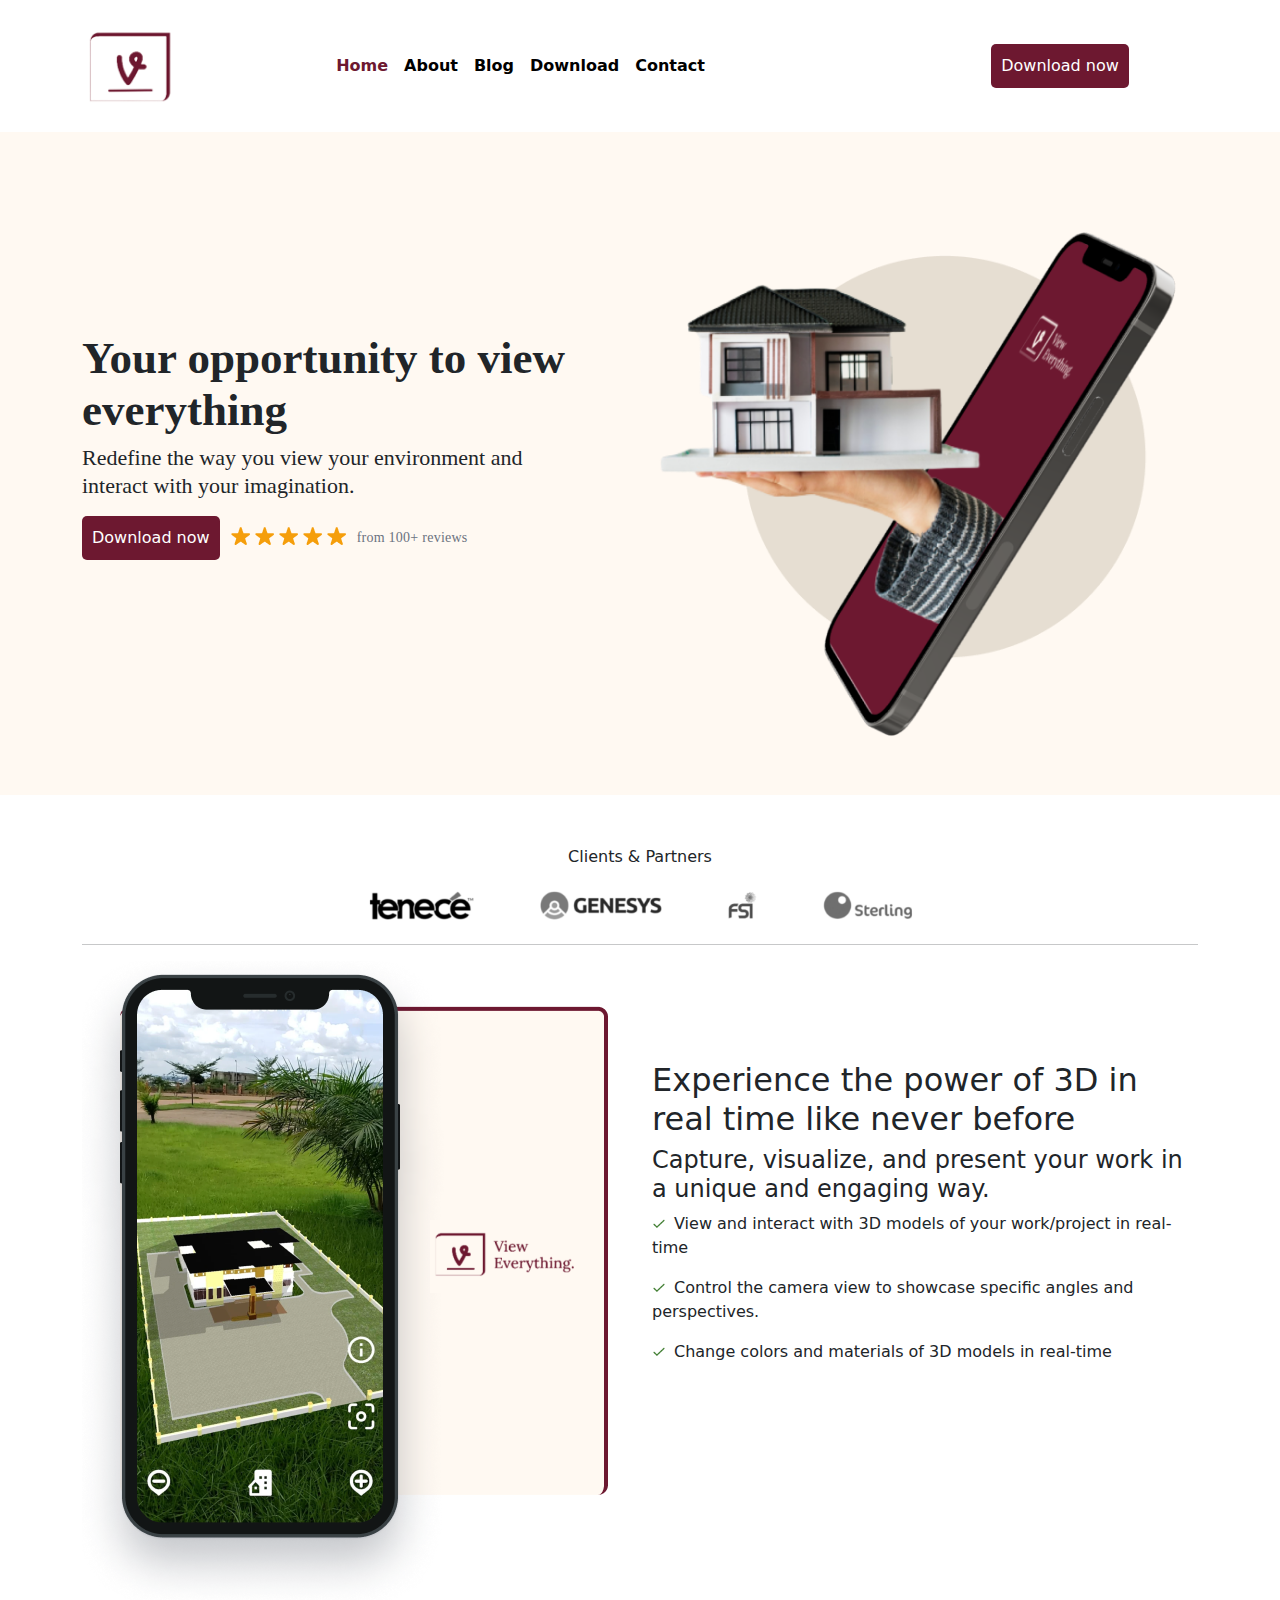
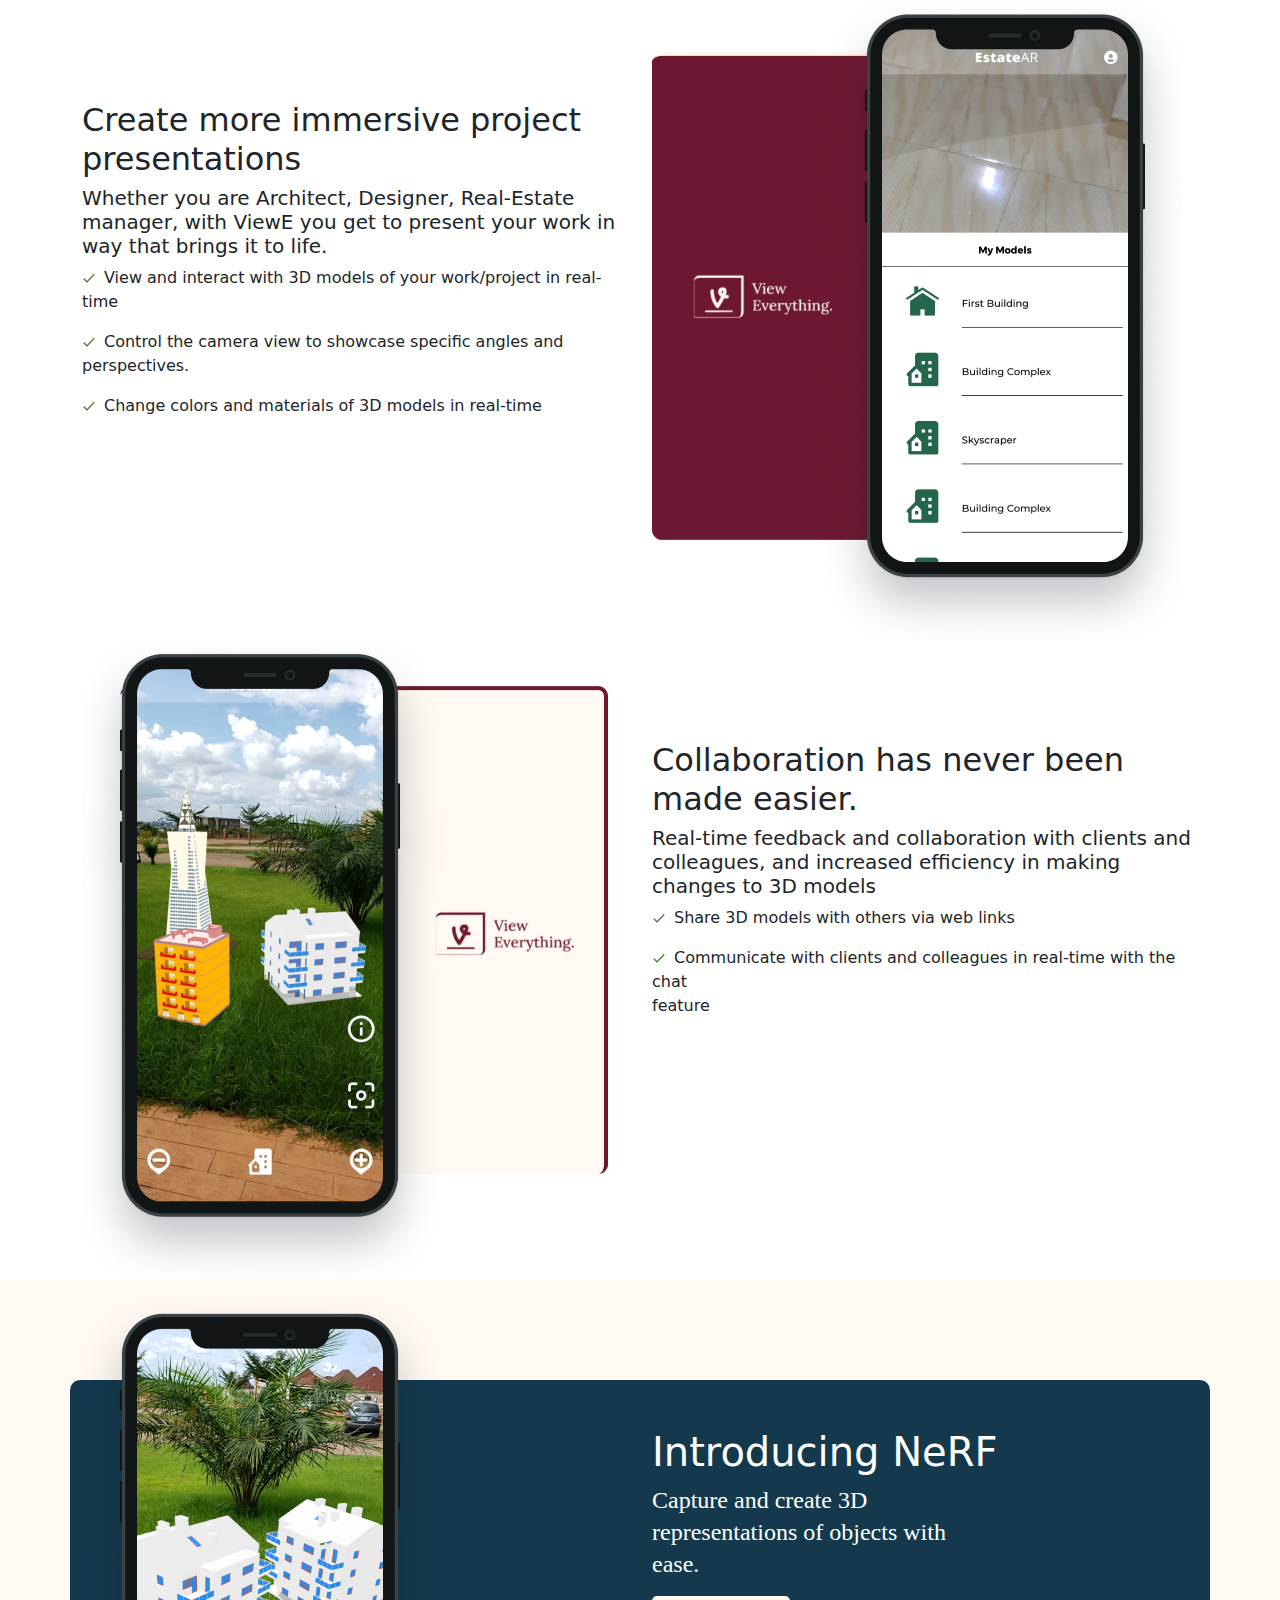
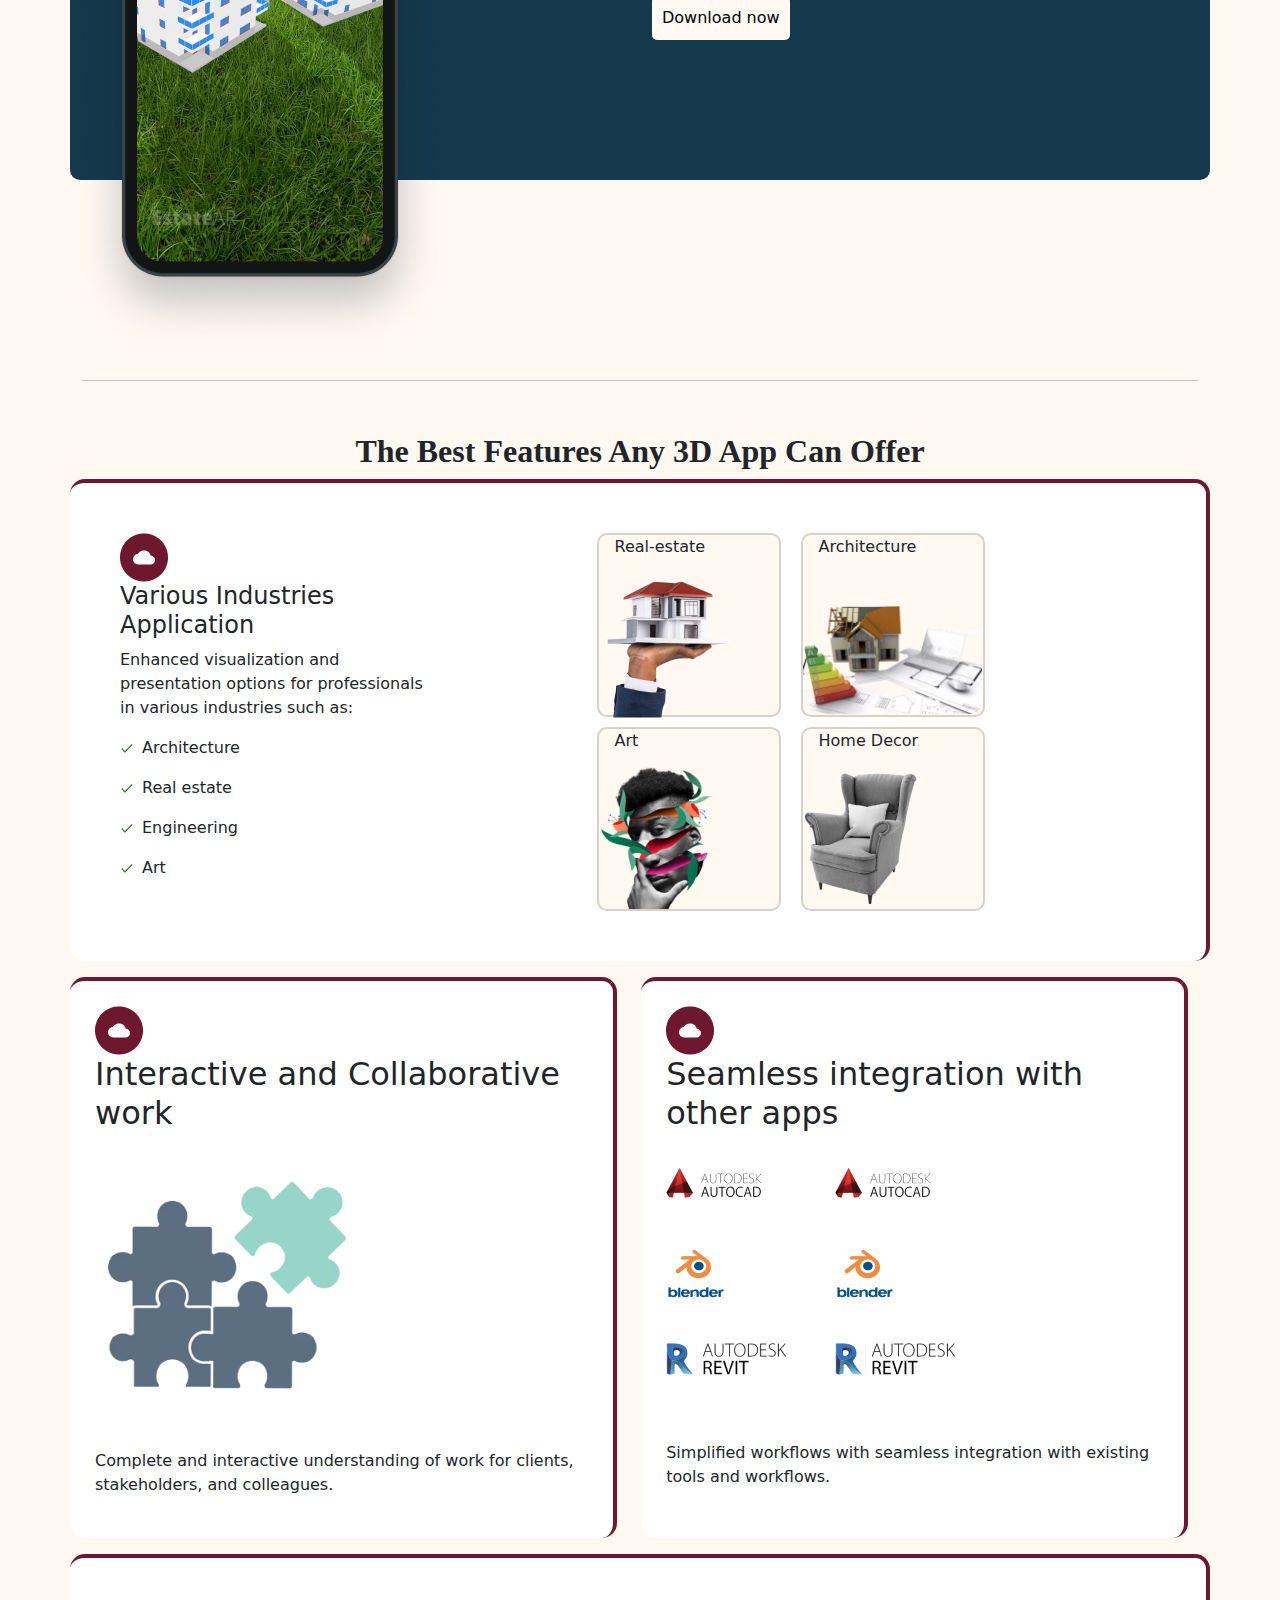
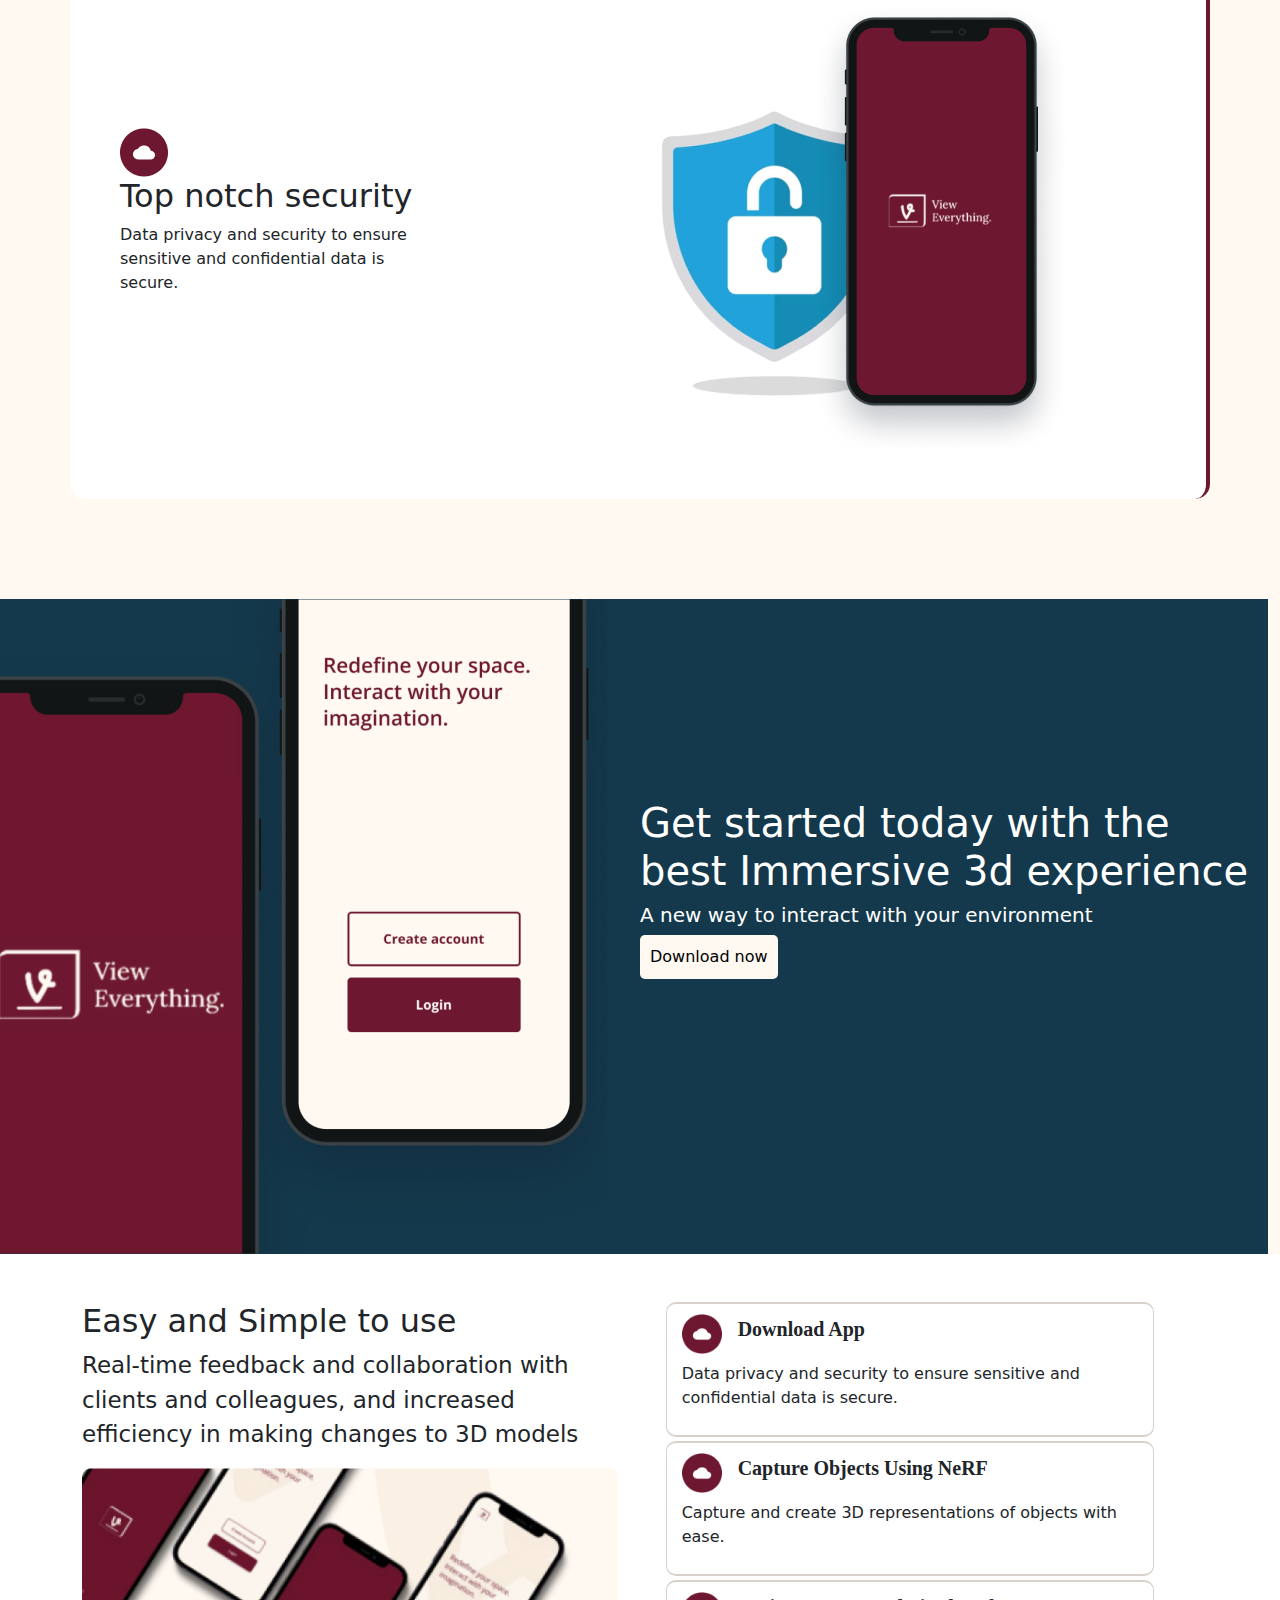
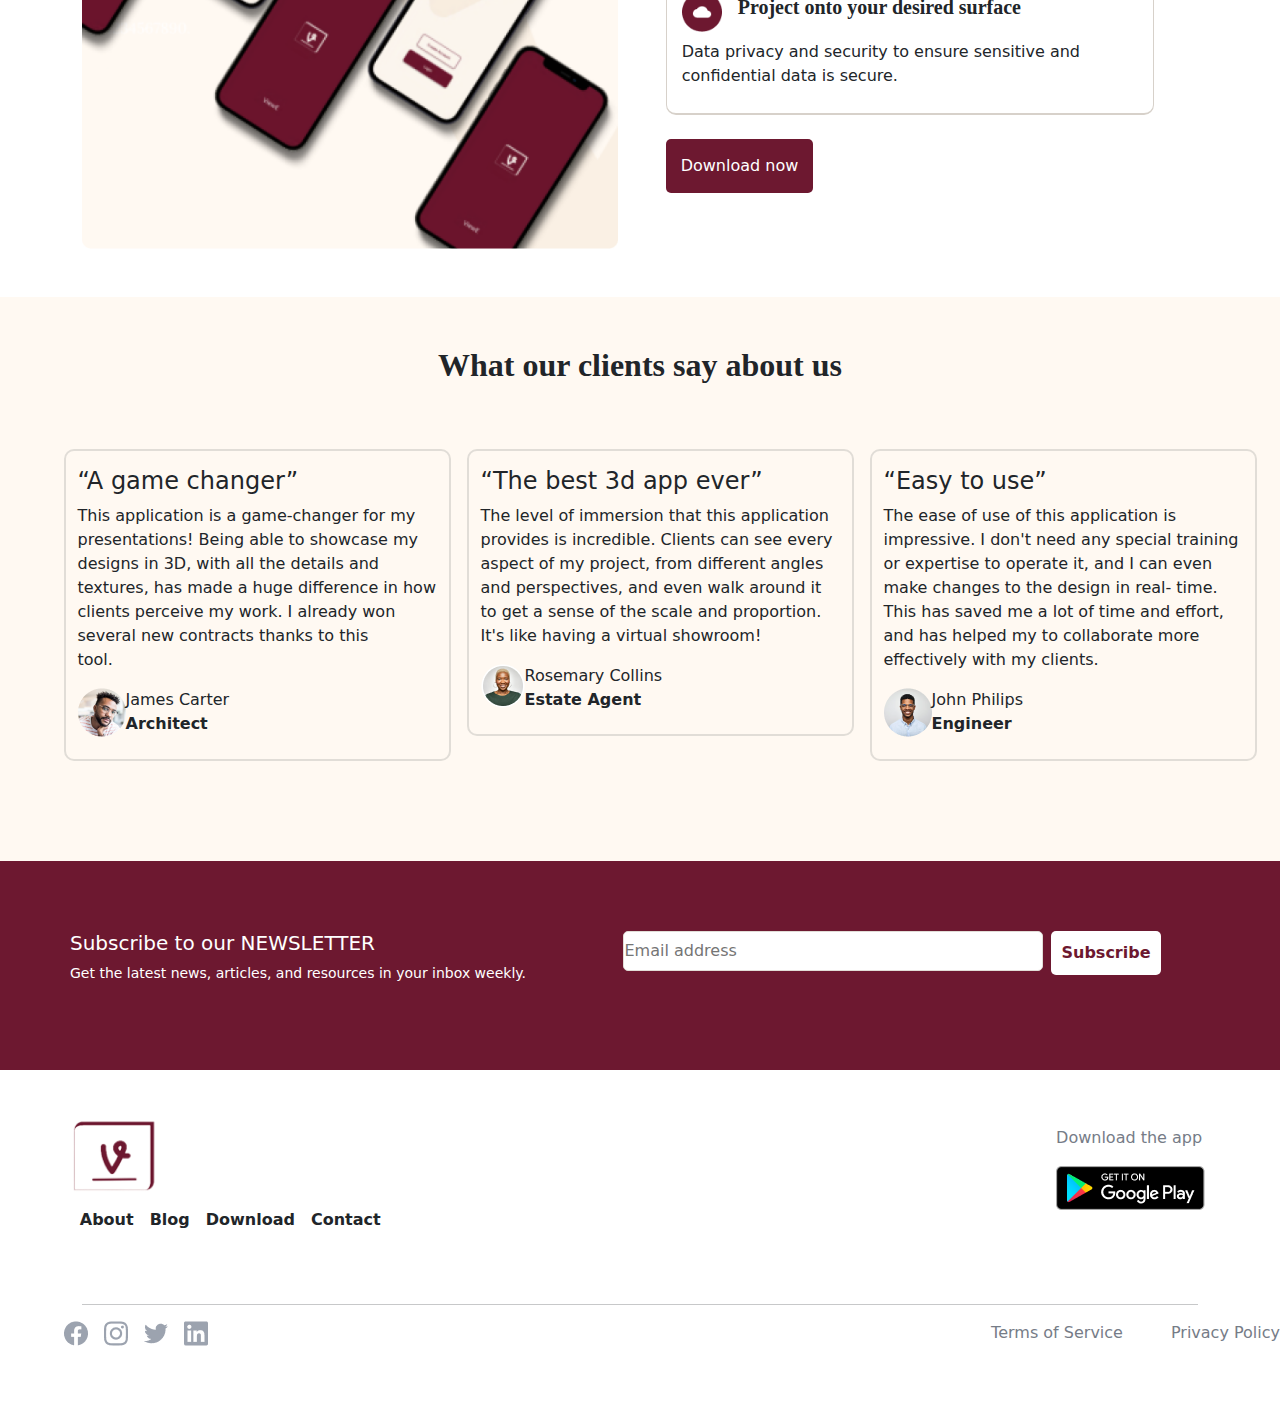
<file: index.html>
<!DOCTYPE html>
<html lang="en">
<head>
    <meta charset="UTF-8">
    <meta name="viewport" content="width=device-width, initial-scale=1.0">
    <title>Document</title>
    <link rel="stylesheet" href="bootstrap-5.3.2-dist/css/bootstrap.css">
    <link rel="stylesheet" href="style.css">
    <link rel="stylesheet" href="blog.css">
    <link rel="stylesheet" href="about.css">
    <link rel="stylesheet" href="contact.css">
    <link rel="stylesheet" href="download.css">
</head>
<body>
    <header class="bg-white">
        <nav class="navbar navbar-expand-lg py-4">
      <div class="container-fluid">
        <a class="navbar-brand" href="#">
                <img src="img/image 17.png" alt="" class=" img-fluid brand">
        </a>
        <button class="navbar-toggler" type="button" data-bs-toggle="collapse" data-bs-target="#navbarSupportedContent" aria-controls="navbarSupportedContent" aria-expanded="false" aria-label="Toggle navigation">
          <span class="navbar-toggler-icon"></span>
        </button>
        <div class="collapse navbar-collapse" id="navbarSupportedContent">
          <ul class="navbar-nav  mb-2 mb-lg-0 mx-auto">
            <li class="nav-item" >
              <a class="nav-link active " aria-current="page" href="index.html" style="font-weight: bold;color: #6d1830;">Home</a>
            </li>
            <li class="nav-item">
              <a class="nav-link active" href="about.html" style="font-weight: bold;">About</a>
            </li>
            <li class="nav-item ">
              <a class="nav-link active" href="blog.html" role="button"  aria-expanded="false" style="font-weight: bold;">
                Blog
              </a>
            </li>
            <li class="nav-item">
              <a class="nav-link active" href="download.html" aria-disabled="true" style="font-weight: bold;">Download</a>
            </li>
            <li class="nav-item ">
                <a class="nav-link active" href="contact.html" role="button"  aria-expanded="false" style="font-weight: bold;">
                  Contact
                </a>
              </li>
          </ul>
          <form class="d-flex mx-auto" >
            <button  style="background-color: #6d1830;color: white;border-radius: 5px;border: none;padding: 10px;"  type="submit">Download now</button>
          </form>
        </div>
      </div>
    </nav>
    </header>
    <section class=" sec1">
        <nav class="container">
          <div class="row">
          <div class="col-sm-12 col-md-6 col-lg-6 your" >
            <div>
            <div class="Lora">
            <h1  class="to">Your opportunity to view  everything</h1>
            <p  class="way">Redefine the way you view your environment and  interact with your imagination.</p>
          </div>
            <div class="Download gap-2" >
              <div class="now"><button class="white"  style="background-color: #6d1830;color: white;border-radius: 5px;border: none;padding: 10px;"  type="submit"><a href="download.html" style="text-decoration: none;color: white;">Download now</a></button></div> 
              <div class="d-flex  gap-2 Rating">
                <img src="img/Rating.png" alt="" class=" pb-3  mb-5 mt-2 img-fluid ">
                        <p  style="color: rgba(107, 114, 128, 1);font-family: Open Sans;font-size: 14px;font-weight: 400;line-height: 20px;letter-spacing: 0.25px;margin-top: 12px;">from 100+ reviews</p>  
                      </div> 
                  </div>
              </div> 
          </div> 
          <div class="col-sm-12 col-md-6 col-lg-6 house pb-5">
    <img src="img/Group 11 (1).png" alt="" width="100%" class="img-fluid">
          </div>
        </div>
        </nav>
      </section>
      <section>
        <div class="container">
          <p style="justify-content: center;align-items: center;display: flex;margin-top: 50px;font-weight: 500;">Clients & Partners</p>
            <p style="justify-content: center;align-items: center;display: flex;"><img src="img/image 19.png" alt="" width="50%"></p>
            <hr>
        </div>
      </section>
      <section class="view">
        <div class="container " >
          <div class="row">
            <div class="col-sm-12 col-md-12 col-lg-6"><img src="img/Group 5.png" alt=""  class="img-fluid"></div>
            <div class="col-sm-12 col-md-12 col-lg-6 " style="margin-top: 100px;">
              <h2 >Experience the power of 3D in real  time like never before</h2>
                <h4>Capture, visualize, and present your work in a  unique and engaging way.</h4>
                <p><img src="img/Icon (3).png" alt="" class="Icon me-2 img-fluid">View and interact with 3D models of your work/project in real-time</p>
                <p><img src="img/Icon (3).png" alt="" class="Icon me-2 img-fluid">Control the camera view to showcase specific angles and perspectives.</p>
                <p><img src="img/Icon (3).png" alt="" class="Icon me-2 img-fluid">Change colors and materials of 3D models in real-time</p>
            </div>
          </div>
        </div>
      </div>
    <div class="container " >
      <div class="row">
        <div class="col-lg-6 col-md-12 col-sm-12" style="margin-top: 100px;">
          <h2>Create more immersive project  presentations</h2>
            <h5>Whether you are Architect, Designer, Real-Estate  manager, with ViewE you get to present your work  in way that brings it to life.</h5>
            <p><img src="img/Icon (3).png" alt="" class="Icon me-2 img-fluid">View and interact with 3D models of your work/project in real-time</p>
            <p><img src="img/Icon (3).png" alt="" class="Icon me-2 img-fluid">Control the camera view to showcase specific angles and perspectives.</p>
            <p><img src="img/Icon (3).png" alt="" class="Icon me-2 img-fluid">Change colors and materials of 3D models in real-time</p>
        </div>
        <div class="col-lg-6 col-md-12 col-sm-12"><img src="img/Group 14.png" alt="" class="img-fluid"></div>
      </div>
    </div>
    </div>
    <div class="container " >
    <div class="row">
      <div class="col-lg-6 col-md-12 col-sm-12"><img src="img/Group 6.png" alt="" class="img-fluid"></div>
      <div  class="col-lg-6 col-md-12 col-sm-12" style="margin-top: 100px;">
        <h2>Collaboration has never been made  easier.</h2>
        <h5>Real-time feedback and collaboration with clients  and colleagues, and increased efficiency in making  changes to 3D models</h5>
        <p><img src="img/Icon (3).png" alt="" class="Icon me-2 img-fluid">Share 3D models with others via web links</p>
        <p><img src="img/Icon (3).png" alt="" class="Icon me-2 img-fluid">Communicate with clients and colleagues in real-time with the chat <br> feature</p>
      </div>
    </div>
    </div>
    </section>
    <section class="sec1">
        <div class="container cont" style="padding-top: 100px;" >
          <nav class="row Capture">
            <div class="col-sm-12 col-md-6 col-lg-6 order-md-2 text-white pt-5">
              <h1 class="NeRF">Introducing NeRF</h1>
              <p class="create">Capture and create 3D <br> representations of objects with <br> ease.</p>
               <div class="buttonNERF"><button  style="background-color: #fff9f2;color: black;border-radius: 5px;border: none;padding: 10px;"   type="submit">Download now</button></div> 
            </div>
            <div class="col-sm-12 col-md-6 col-lg-6 order-md-1 " >
              <img src="img/Yes.png" alt="" class="img-fluid Yes"  >
            </div>
          </nav>
          </div>
        </div>
        <div class="container " style="margin-top: 200px;">
          <hr>
          </div>
          <h1  class="feature">The Best Features Any 3D App Can Offer</h1>
          <nav class="container various " >
            <div class="enhance">
            <div class="visual">
              <img src="img/Frame 40566.png" alt="" class="img-fluid option">
          <h2 class="industry">Various Industries  Application</h2>
          <p style="font-size: 16px;">Enhanced visualization and  presentation options for professionals  in various industries such as:</p>
          <p style="font-size: 16px;"><img src="img/Icon (3).png" alt="" class="Icon me-2 img-fluid">Architecture</p>
          <p style="font-size: 16px;"><img src="img/Icon (3).png" alt="" class="Icon me-2 img-fluid">Real estate</p>
          <p style="font-size: 16px;"><img src="img/Icon (3).png" alt="" class="Icon me-2 img-fluid">Engineering</p>
          <p style="font-size: 16px;"><img src="img/Icon (3).png" alt="" class="Icon me-2 img-fluid">Art</p>
            </div>
            <div class="mx-auto">
              <nav class="d-flex decor">
                <div class="estate" style="background-color: #FFF9F2; border-radius: 10px;border: 2px solid rgba(215, 209, 202, 1);">
                  <p class="ps-3">Real-estate</p>
                  <img src="img/image 28.png" alt="" class="img-fluid img1">
                </div>
                <div class="estate" style="background-color: #FFF9F2;border-radius: 10px;border: 2px solid rgba(215, 209, 202, 1);">
                  <p class="ps-3">Architecture</p>
                  <img src="img/image 31.png" alt="" class="img-fluid img2">
                </div>
              </nav>
              <nav class="d-flex decor" style="margin-top: 10px;">
                <div class="estate" style="background-color: #FFF9F2;border-radius: 10px;border: 2px solid rgba(215, 209, 202, 1);">
                  <p class="ps-3">Art</p>
                  <img src="img/image 32.png" alt="" class="img-fluid img3" >
                </div>
                <div class="estate" style="background-color: #FFF9F2;border-radius: 10px;border: 2px solid rgba(215, 209, 202, 1);">
                  <p class="ps-3">Home Decor</p>
                  <img src="img/image 35.png" alt="" class="img-fluid img4">
                </div>
              </nav>
            </div>
          </div>
          </nav>
          <nav class="container mt-3 and" >
            <div class="row gap-4">
              <div class="col-sm-12 col-md-6 col-lg-6  work">
                <img src="img/Frame 40566.png" alt="" class="img-fluid">
                <h2>Interactive and  Collaborative work</h2>
                <br>
                <img src="img/image 26.png" alt="" class="img-fluid">
      <br>
                <p class="mt-5">Complete and interactive understanding of work for clients, stakeholders, and colleagues.</p>
              </div>
              <div class="col-sm-12 col-md-6 col-lg-6 work">
                <img src="img/Frame 40566.png" alt="" class="img-fluid">
                <h2>Seamless integration with other apps</h2>
                <br>
                <nav class="d-flex gap-5"> 
                  <div >
                    <p><img src="img/image 20.png" alt="" class="pb-4 img-fluid"></p>
                    <p><img src="img/image 22.png" alt="" class="pb-4 img-fluid"></p>
                    <p><img src="img/image 23.png" alt="" class="pb-4 img-fluid"></p>
                  </div>
                  <div style="display: block;">
                    <p><img src="img/image 20.png" alt="" class="pb-4 img-fluid"></p>
                    <p><img src="img/image 22.png" alt="" class="pb-4 img-fluid"></p>
                    <p><img src="img/image 23.png" alt="" class="pb-4 img-fluid"></p>
                  </div>
                </nav>
                <br>
                <p>Simplified workflows with seamless integration  with existing tools and workflows.</p>
              </div>
            </div>
          </nav>
          <nav class="container various mt-3" >
            <div class="row">
            <div class="col-sm-12 col-md-6 col-lg-6 " style="padding-top: 120px;padding-bottom: 100px;">
              <img src="img/Frame 40566.png" alt="" class="img-fluid">
          <h2>Top notch security</h2>
          <p>Data privacy and security to ensure <br> sensitive and confidential data is <br> secure.</p>
            </div>
            <div class="col-sm-12 col-md-6 col-lg-6">
              <img src="img/Group 5 (1).png" alt="" class="img-fluid">
            </div>
          </div>
          </nav>
          <section>
            <nav  style="padding-top: 100px;">
              <div class="row get" >
                <div class="col-lg-6 col-md-6 col-sm-12 "><img src="img/image 14.png" alt="" class="img-fluid"></div> 
                      <div class="col-lg-6 col-md-6 col-sm-12 text-white started ">
                        <h1 class="today">Get started today with the best Immersive 3d experience</h1>
                        <h5 class="interact">A new way to interact with your environment</h5>
                        <div class="button1"><button  style="background-color: #fff9f2;color: black;border-radius: 5px;border: none;padding: 10px;"   type="submit">Download now</button></div>
                      </div>
              </div>
              </nav>
          </section>
          </section>
          <section>
            <div class="container Simple gap-5 mt-5 mb-5">
              <div class="used">
                <h2 >Easy and Simple to use</h2>
                <p class="time">Real-time feedback and collaboration with clients and colleagues, and increased efficiency in making changes to 3D models</p>
                <img src="img/Rectangle 58.png" alt="" class="img-fluid " >
              </div>
              <div class="private">
                <div class="select">
                  <div class="d-flex gap-3">
                    <img src="img/Frame 40566.png" alt="" class="img-fluid" style="width: 40px;height: 40px; ">
                    <h3 style="font-family: Lora;font-size: 20px;font-weight: 600;line-height: 30px;letter-spacing: 0px;text-align: left;">Download App</h3>
                  </div>
                  <p class="pt-2 sense"  >Data privacy and security to ensure sensitive and  confidential data is secure.</p>
                </div>
                <div class="select mt-1" >
                  <div class="d-flex gap-3">
                    <img src="img/Frame 40566.png" alt="" class="img-fluid" style="width: 40px;height: 40px; ">
                    <h3 style="font-family: Lora;font-size: 20px;font-weight: 600;line-height: 30px;letter-spacing: 0px;text-align: left;">Capture Objects Using NeRF</h3>
                  </div>
                  <p class="pt-2 sense">Capture and create 3D representations of objects with ease.</p>
                </div>
                <div class="select mt-1">
                  <div class="d-flex gap-3 ">
                    <img src="img/Frame 40566.png" alt="" class="img-fluid" style="width: 40px;height: 40px; ">
                    <h3 style="font-family: Lora;font-size: 20px;font-weight: 600;line-height: 30px;letter-spacing: 0px;text-align: left;">Project onto your desired surface</h3>
                  </div>
                  <p class="pt-2 sense">Data privacy and security to ensure sensitive and  confidential data is secure.</p>
                </div>
                <br>
                <form class="button3">
                  <button  style="background-color: #6d1830;color: white;border-radius: 5px;border: none;padding: 15px;"  type="submit">Download now</button>
                </form>
              </div>
            </div>
          </section>
          <section class="sec1">
            <p  class="container  clients pt-5 pb-5">What our clients say about us</p>
            <nav >
              <div class="row gap-3 change" >
                <div class="col-sm-12 col-md-4 col-lg-4 pt-3 game" style="border: 2px solid #e1ddd7;border-radius: 10px;width: 387px;">
                  <h3 style="font-size: 24px;">“A game changer”</h3>
            <p style="font-size: 16px;">This application is a game-changer for my presentations! Being able to showcase my designs in 3D, with all the details and textures, has made a huge difference in how clients perceive my work. I already  won several new contracts thanks to this <br> tool.</p>
            <div class="d-flex">
              <div><img src="img/Ellipse 1.png" alt="" class="img-fluid"></div>
              <div>
                  <p>James Carter <br>
                   <span style="font-weight: bold;"> Architect </span></p>
              </div>
          </div>
                </div>
                <div class="col-sm-12 col-md-4 col-lg-4 pt-3 best" style="border: 2px solid #e1ddd7;border-radius: 10px;width: 387px;">
                  <h3 style="font-size: 24px;">“The best 3d app ever”</h3>
            <p style="font-size: 16px;">The level of immersion that this application  provides is incredible. Clients can see every  aspect of my project, from different angles  and perspectives, and even walk around it  to get a sense of the scale and proportion.  It's like having a virtual showroom!</p>
          <div class="d-flex">
            <div><img src="img/Medium.png" alt="" class="img-fluid"></div>
            <div>
                <p>Rosemary Collins <br>
                  <span style="font-weight: bold;"> Estate Agent</span> </p>
            </div>
        </div>
                </div>
                <div class="col-sm-12 col-md-4 col-lg-4 pt-3 easy" style="border: 2px solid #e1ddd7;border-radius: 10px;width: 387px;">
                  <h3 style="font-size: 24px;">“Easy to use”</h3>
            <p style="font-size: 16px;">The ease of use of this application is  impressive. I don't need any special  training or expertise to operate it, and I can  even make changes to the design in real- time. This has saved me a lot of time and  effort, and has helped my to collaborate  more effectively with my clients.</p>
          <div class="d-flex">
            <div><img src="img/Ellipse 1 (1).png" alt="" class="img-fluid"></div>
            <div>
                <p>John Philips <br>
                 <span style="font-weight: bold;"> Engineer</span> </p>
            </div>
        </div>
                </div>
              </div>
            </nav>
            <nav style="padding-top: 100px;">
              <div class=" our gap-5" >
                <div >
                  <h3 class="text-white" style="font-size: 20px;">Subscribe to our NEWSLETTER</h3>
                  <p class="text-white" style="font-size: 14px;">Get the latest news, articles, and resources in your inbox weekly.</p>
                </div>
                <div class="mx-auto">
                  <form class="form" >
                    <input class=" me-2 Email" type="search" placeholder="Email address" aria-label="Search" style="height: 40px;border-radius: 5px;border: 1px solid #e1ddd7;">
                    <div class="button2"><button   style="background-color: white;color: #6d1830;border-radius: 5px;border: none;padding: 10px;font-weight: bold;"  type="submit">Subscribe</button></div>
                </div>
              </div>
            </nav>
        </section>
        <section>
          <nav >
            <div class="contact">
          <div class="about">
          <p><img src="img/image 17.png" alt="" class=" mt-5 img-fluid image"></p>
          <ul style="list-style-type: none;display: flex;" class="gap-3 blog">
          <li class="nav-item">
            <a class="nav-link active" href="about.html" style="font-weight: bold;">About</a>
          </li>
          <li class="nav-item ">
            <a class="nav-link active" href="blog.html" role="button"  aria-expanded="false" style="font-weight: bold;">
              Blog
            </a>
          </li>
          <li class="nav-item">
            <a class="nav-link active" href="download.html" aria-disabled="true" style="font-weight: bold;">Download</a>
          </li>
          <li class="nav-item ">
              <a class="nav-link active" href="contact.html" role="button"  aria-expanded="false" style="font-weight: bold;">
                Contact
              </a>
            </li>
          </ul>
        </div>
        <div class="mt-5 Google"  >
          <p class="mt-2" style="color: #767c87;">Download the app</p>
          <img src="img/Store Badge.png" alt="">
                <p class="text-white">Get it on <br>
                  <span style="font-weight: bold;"> Google Play</span> </p>
            </div>
        </div>
        </div>
      </div>
      </nav>
      <div class="container" style="margin-top: 30px;">
        <hr>
      </div>
        </section>
        <section>
          <div class=" mb-5 mt-2">
            <div class="group">
              <div class=" d-flex gap-3 Social">
                <div><img src="img/Social icon.png" alt=""></div>
                <div><img src="img/Group.png" alt=""></div>
                <div><img src="img/Social icon (2).png" alt=""></div>
                <div><img src="img/Group (2).png" alt=""></div>
              </div>
              <div class=" d-flex gap-5 term">
                <p style="color: #767c87;">Terms of Service</p>
                <p style="color: #767c87;">Privacy Policy</p>
              </div>
            </div>
          </div>
        </section>



    <script src="bootstrap-5.3.2-dist/js/bootstrap.bundle.js"></script>
</body>
</html>
</file>
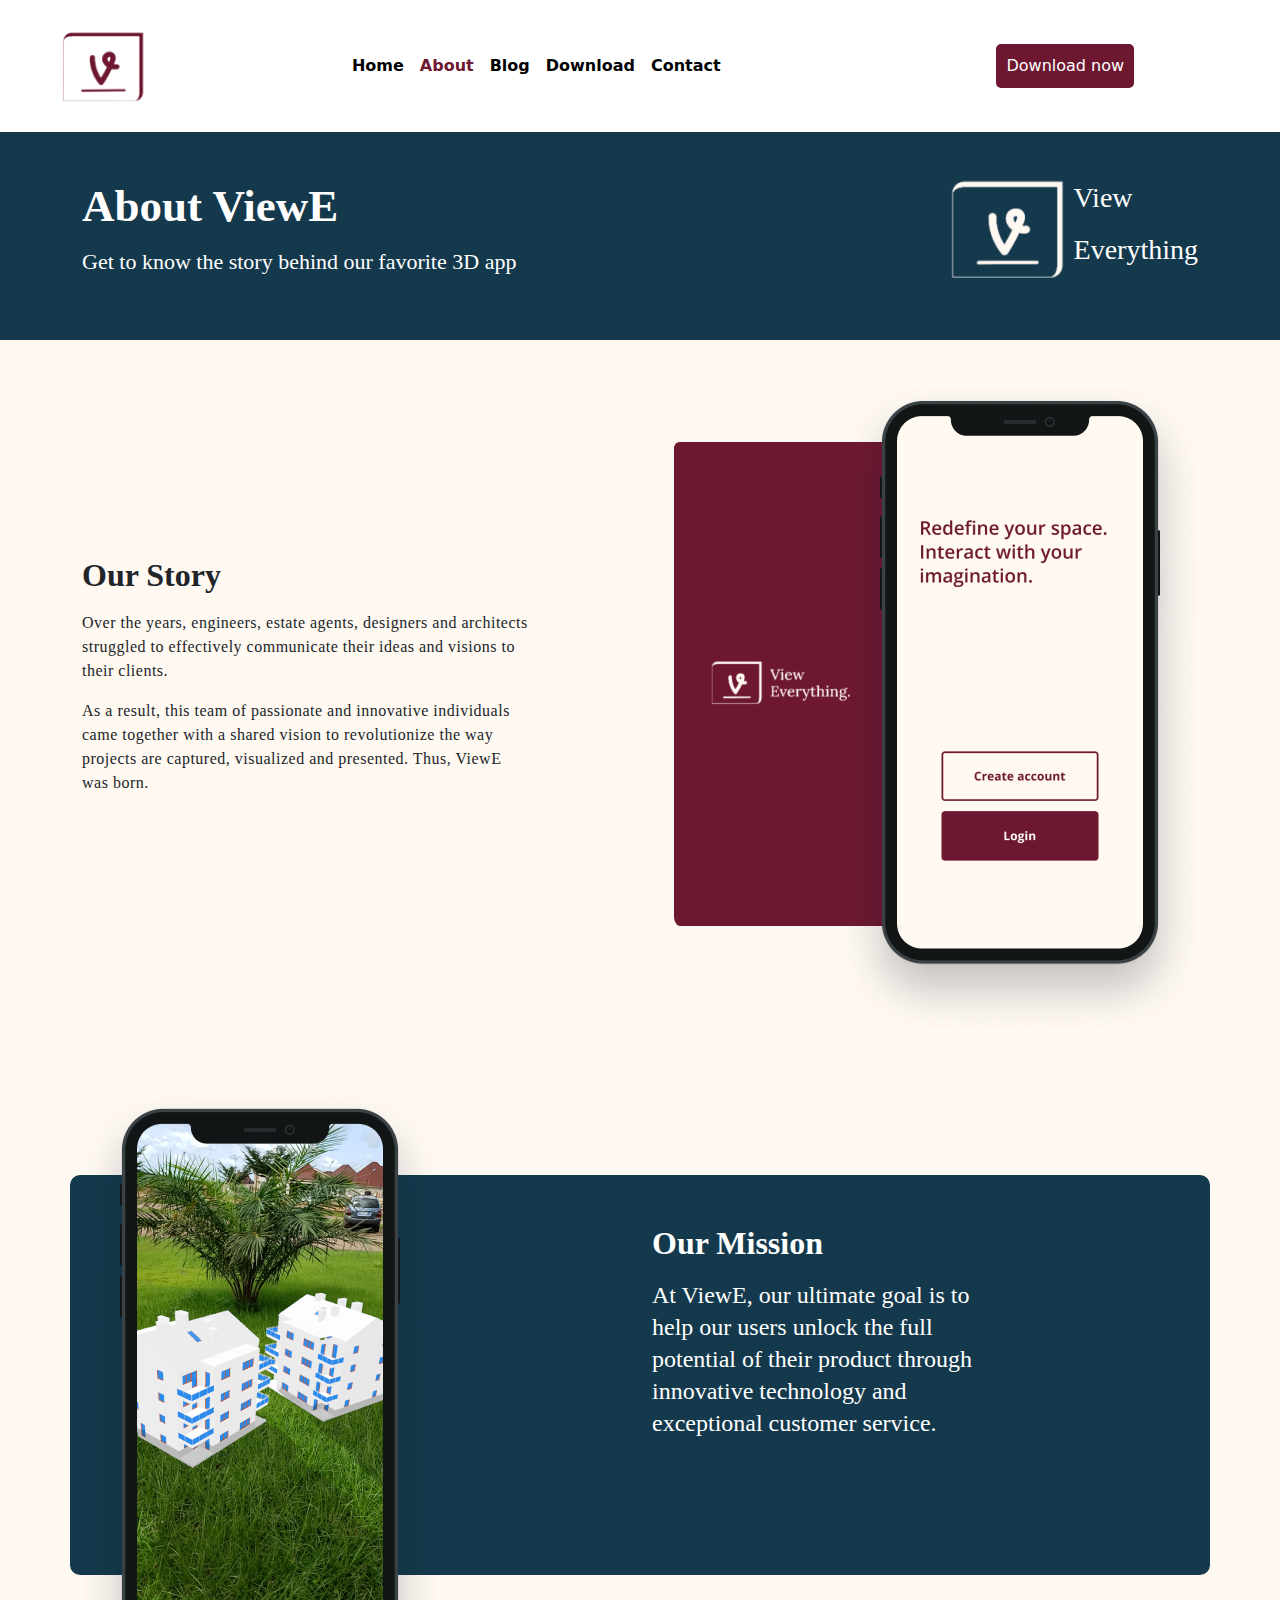
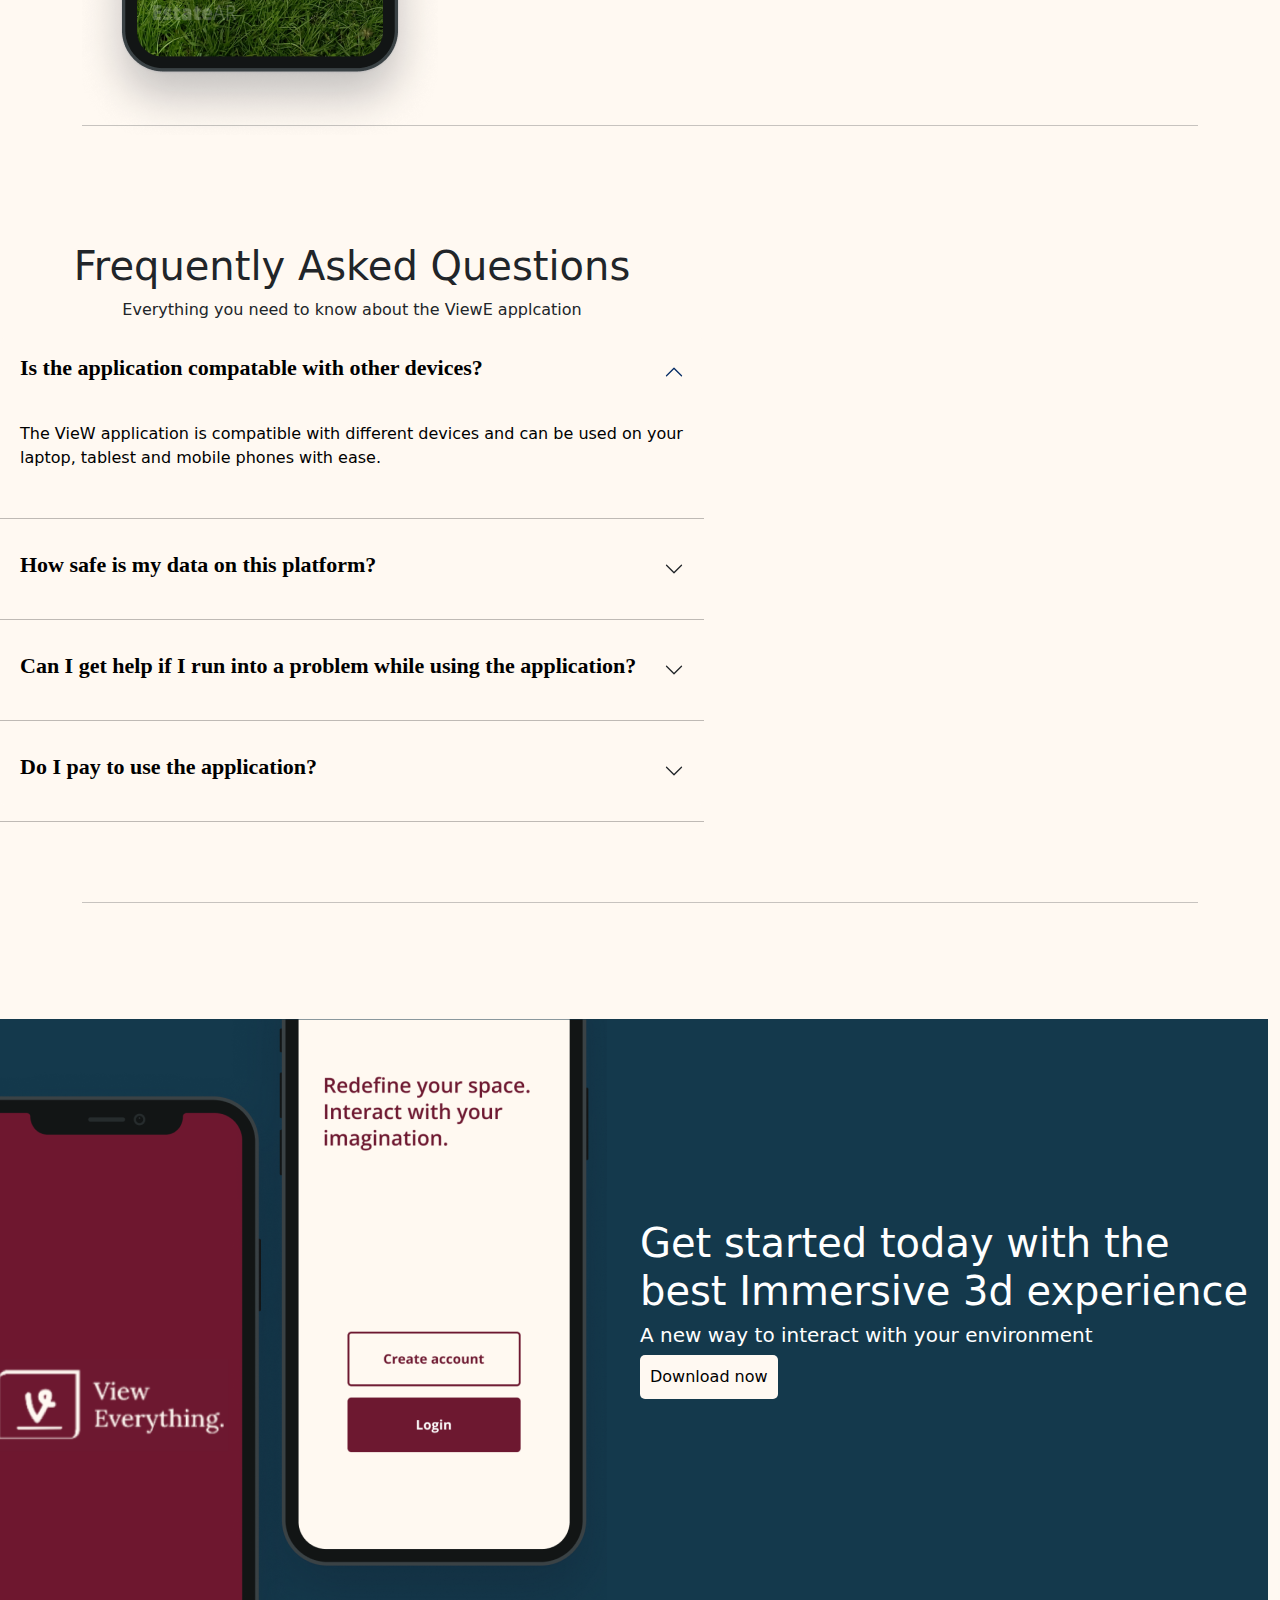
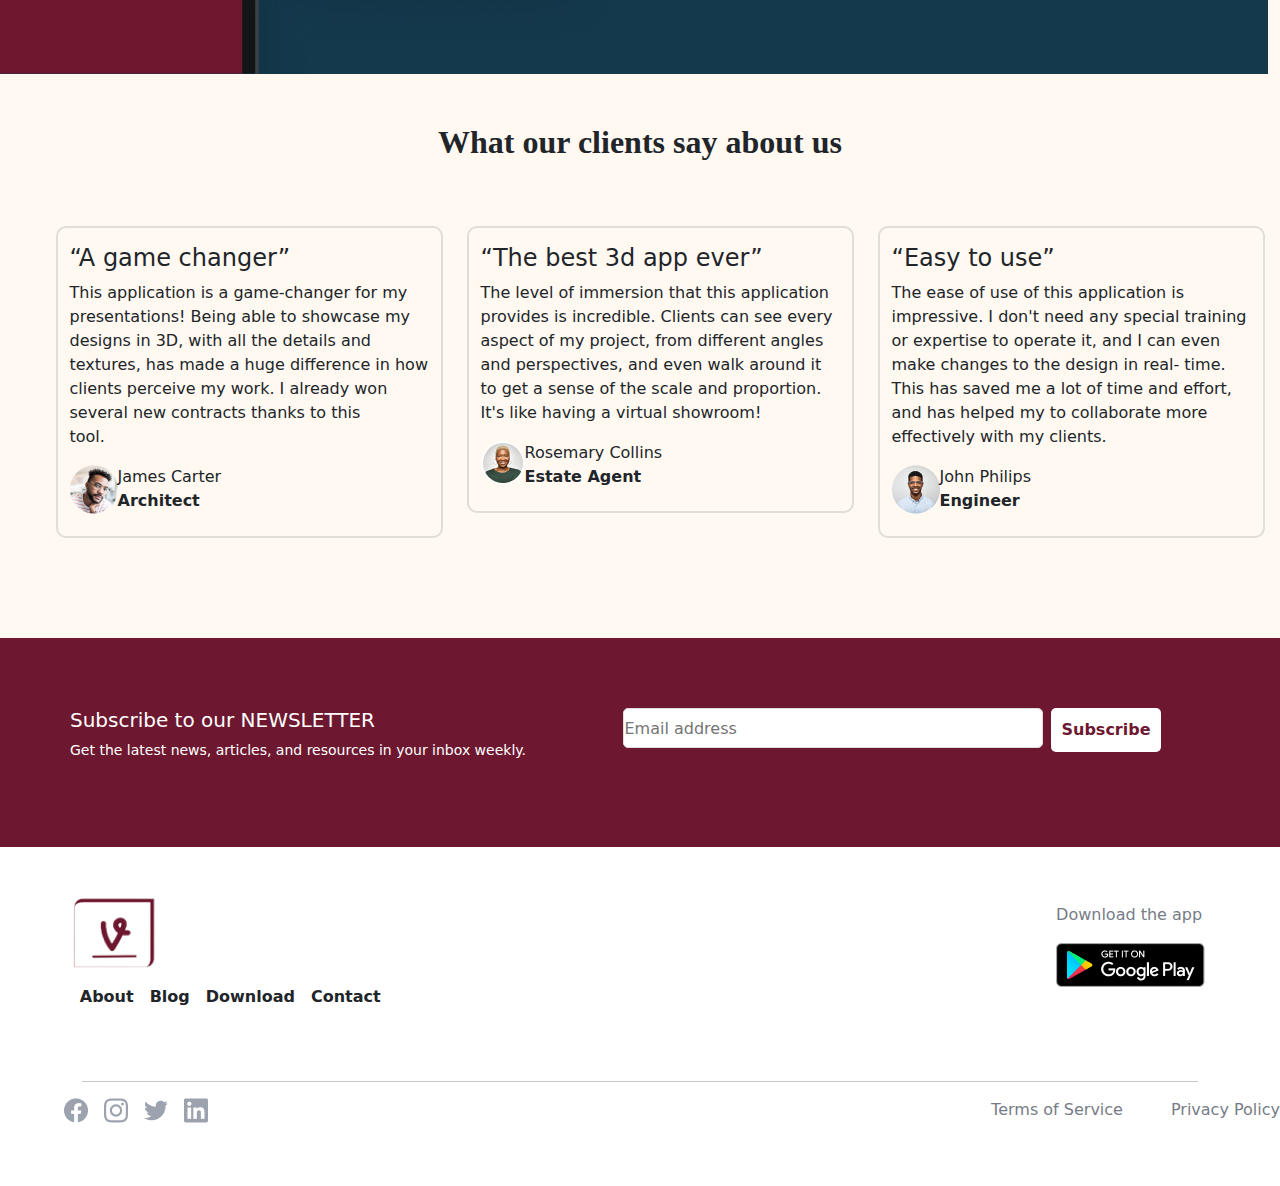
<file: about.html>
<!DOCTYPE html>
<html lang="en">
<head>
    <meta charset="UTF-8">
    <meta name="viewport" content="width=device-width, initial-scale=1.0">
    <title>Document</title>
    <link rel="stylesheet" href="bootstrap-5.3.2-dist/css/bootstrap.css">
    <link rel="stylesheet" href="about.css">
    <link rel="stylesheet" href="style.css">
    <link rel="stylesheet" href="download.css">
    <link rel="stylesheet" href="blog.css">
    <link rel="stylesheet" href="contact.css">
</head>
<body>
    <header class="bg-white">
        <nav class="navbar navbar-expand-lg py-4">
      <div class="container-fluid">
        <a class="navbar-brand" href="#">
                <img src="img/image 17.png" alt="" class="mx-5">
        </a>
        <button class="navbar-toggler" type="button" data-bs-toggle="collapse" data-bs-target="#navbarSupportedContent" aria-controls="navbarSupportedContent" aria-expanded="false" aria-label="Toggle navigation">
          <span class="navbar-toggler-icon"></span>
        </button>
        <div class="collapse navbar-collapse" id="navbarSupportedContent">
          <ul class="navbar-nav  mb-2 mb-lg-0 mx-auto">
            <li class="nav-item" >
              <a class="nav-link active " aria-current="page" href="index.html" style="font-weight: bold;">Home</a>
            </li>
            <li class="nav-item">
              <a class="nav-link active" href="about.html" style="font-weight: bold;color: #6d1830;">About</a>
            </li>
            <li class="nav-item ">
              <a class="nav-link active" href="blog.html" role="button"  aria-expanded="false" style="font-weight: bold;">
                Blog
              </a>
            </li>
            <li class="nav-item">
              <a class="nav-link active" href="download.html" aria-disabled="true" style="font-weight: bold;">Download</a>
            </li>
            <li class="nav-item ">
                <a class="nav-link active" href="contact.html" role="button"  aria-expanded="false" style="font-weight: bold;">
                  Contact
                </a>
              </li>
          </ul>
          <form class="d-flex mx-auto" >
            <button  style="background-color: #6d1830;color: white;border-radius: 5px;border: none;padding: 10px;"  type="submit">Download now</button>
          </form>
        </div>
      </div>
    </nav>
    </header>
    <main>
        <section style="background-color: rgba(20, 57, 76, 1);">
          <div class="container py-5 open">
              <div class="d-flex gap-3">
                  <div class=" font">
                    <p style="font-family: Lora;font-size: 45px;font-weight: 600;line-height: 52px;letter-spacing: 0px;text-align: left;color: rgba(255, 255, 255, 1);">About ViewE</p>
                    <p style=" font-family: Open Sans;font-size: 22px;font-weight: 400;line-height: 28px;letter-spacing: 0px;text-align: left;color: rgba(255, 255, 255, 1);">Get to know the story behind our favorite 3D app</p>
                </div>
                  <div class="view " >
                      <nav class="d-flex gap-2 doll">
                          <div ><img src="img/image 37.png" alt=""  class="img-fluid  "></div>
                          <div>
                              <p style="color: rgba(255, 255, 255, 1);font-family: Lora;font-size: 28px;font-weight: 400;line-height: 36px;letter-spacing: 0px;text-align: left;
                              ">View</p>
                              <p style="color: rgba(255, 255, 255, 1);font-family: Lora;font-size: 28px;font-weight: 400;line-height: 36px;letter-spacing: 0px; text-align: left; ">Everything</p>
                          </div>
                      </nav>
                  </div>
              </div>
          </div>
      </section>
        <section class="sec1">
            <nav class="container">
                <div class="size gap-5 py-5 ">
                    <div class="weight">
                        <p style="font-family: Lora;font-size: 32px;font-weight: 600;line-height: 40px;letter-spacing: 0px;text-align: left;">Our Story</p>
                        <p style="font-family: Open Sans;font-size: 16px;font-weight: 400;line-height: 24px;letter-spacing: 0.5px;text-align: left;">Over the years, engineers, estate agents, designers and architects  struggled to effectively communicate their ideas and visions to their  clients. </p>
                        <p style="font-family: Open Sans;font-size: 16px;font-weight: 400;line-height: 24px;letter-spacing: 0.5px;text-align: left;">As a result, this team of passionate and innovative individuals came  together with a shared vision to revolutionize the way projects are  captured, visualized and presented. Thus, ViewE was born.</p>
                    </div>
                    <div class=" span">
                        <img src="img/Group 15.png" alt="" class="img-fluid">
                    </div>
                </div>
            </nav>
              <div class="container cont" style="padding-top: 100px;" >
                <nav class="row Capture">
                  <div class="col-sm-12 col-md-6 col-lg-6 order-md-2 text-white pt-5 Mission">
                    <p style="font-family: Lora;font-size: 32px;font-weight: 600;line-height: 40px;letter-spacing: 0px;">Our Mission</p>
                          <p style="font-family: Lora;font-size: 24px;font-weight: 400;line-height: 32px;letter-spacing: 0px;">At ViewE, our ultimate goal is to  help our users unlock the full potential of their product through  innovative technology and  exceptional customer service.</p>
                            </div>
                  <div class="col-sm-12 col-md-6 col-lg-6 order-md-1 " >
                    <img src="img/Yes.png" alt="" class="img-fluid Yes"  >
                  </div>
                </nav>
                </div>
              </div>
              <div class="container" style="margin-top: 150px;">
                <hr>
              </div>
              <!-- <nav class="mark sec1">`
                <div style="padding-top: 100px;" class="container">
                  <h1 class="ask">Frequently Asked Questions</h1>
                  <p class="you">Everything you need to know about the ViewE applcation</p>
                </div>
                <center><div class="div" >
                  <div  class="need san">
                    <div class="d-flex">
                      <h3  class="font" style="font-family: Open Sans;font-size: 22px;font-weight: 600;line-height: 28px;letter-spacing: 0px;text-align: left;">Is the application compatable with other devices?</h3>
                      <img src="img/Icon (4).png" alt="" class="img-fluid data mt-3 data1" >
                    </div>
                    <p  style="font-family: Open Sans;font-size: 16px;font-weight: 400;line-height: 24px;letter-spacing: 0.5px;text-align: left;width: 90%;margin-right: 10%;">The VieW application is compatible with different devices and can be used on your laptop, tablest and mobile phones with ease.</p>
                    <hr class="san">
                  </div>
                  <div class="san">
                    <div class="d-flex">
                      <h3 class="mb-3 mt-3 font" style="font-family: Open Sans;font-size: 22px;font-weight: 600;line-height: 28px;letter-spacing: 0px;text-align: left;">How safe is my data on this platform?</h3>
                      <img src="img/Icon (5).png" alt="" class="img-fluid data mt-3 data2" >
                    </div>
                    <hr class="san">
                  </div>
                  <div class="san">
                    <div class="d-flex">
                      <h3 class="mb-3 mt-3 font" style="font-family: Open Sans;font-size: 22px;font-weight: 600;line-height: 28px;letter-spacing: 0px;text-align: left;">Can I get help if I run into a problem while using the application?</h3>
                      <img src="img/Icon (5).png" alt="" class="img-fluid data mt-3 data3" >
                    </div>
                    <hr class="san">
                  </div>
                  <div class="san">
                    <div class="d-flex">
                      <h3 class="mb-3 mt-3 font" style="font-family: Open Sans;font-size: 22px;font-weight: 600;line-height: 28px;letter-spacing: 0px;text-align: left;">Do I pay to use the application?</h3>
                      <img src="img/Icon (5).png" alt="" class="img-fluid data mt-3 data4" >
                    </div>
                    <hr class="san">
                  </div>
                </div></center>
                </nav> -->
                <nav  class="cord">
                  <div style="padding-top: 100px;" class="container">
                    <h1 class="ask">Frequently Asked Questions</h1>
                  <p class="you">Everything you need to know about the ViewE applcation</p>
                  </div>
                <div class="accordion div" id="accordionPanelsStayOpenExample">
                  <div class="accordion-item" >
                    <h2 class="accordion-header" >
                      <button class="accordion-button" style="background-color: #fff9f2;border: none;color: black;box-shadow: none;" type="button" data-bs-toggle="collapse" data-bs-target="#panelsStayOpen-collapseOne" aria-expanded="true" aria-controls="panelsStayOpen-collapseOne">
                        <h3  class="font" style="font-family: Open Sans;font-size: 22px;font-weight: 600;line-height: 28px;letter-spacing: 0px;text-align: left;">Is the application compatable with other devices?</h3>
                      </button>
                    </h2>
                    <div id="panelsStayOpen-collapseOne" class="accordion-collapse collapse show">
                      <div class="accordion-body">
                        <p>The VieW application is compatible with different devices and can be used on your laptop, tablest  and mobile phones with ease.</p>
                      </div>
                    </div>
                  </div>
                  <hr>
                  <div class="accordion-item">
                    <h2 class="accordion-header">
                      <button class="accordion-button collapsed" type="button" data-bs-toggle="collapse" data-bs-target="#panelsStayOpen-collapseTwo" aria-expanded="false" aria-controls="panelsStayOpen-collapseTwo">
                        <h3 class=" font" style="font-family: Open Sans;font-size: 22px;font-weight: 600;line-height: 28px;letter-spacing: 0px;text-align: left;">How safe is my data on this platform?</h3>
                      </button>
                    </h2>
                    <div id="panelsStayOpen-collapseTwo" class="accordion-collapse collapse">
                      <div class="accordion-body">
                  
                      </div>
                    </div>
                  </div>
                  <hr>
                  <div class="accordion-item">
                    <h2 class="accordion-header">
                      <button class="accordion-button collapsed " type="button"  data-bs-toggle="collapse" data-bs-target="#panelsStayOpen-collapseThree" aria-expanded="false" aria-controls="panelsStayOpen-collapseThree">
                        <h3 class="font" style="font-family: Open Sans;font-size: 22px;font-weight: 600;line-height: 28px;letter-spacing: 0px;text-align: left;">Can I get help if I run into a problem while using the application?</h3>
                      </button>
                    </h2>
                    <div id="panelsStayOpen-collapseThree" class="accordion-collapse collapse">
                      <div class="accordion-body">
                        
                      </div>
                    </div>
                  </div>
                  <hr>
                  <div class="accordion-item">
                    <h2 class="accordion-header">
                      <button class="accordion-button collapsed " type="button"  data-bs-toggle="collapse" data-bs-target="#panelsStayOpen-collapseFour" aria-expanded="false" aria-controls="panelsStayOpen-collapsefour">
                        <h3 class="font"  style="font-family: Open Sans;font-size: 22px;font-weight: 600;line-height: 28px;letter-spacing: 0px;text-align: left;">Do I pay to use the application?</h3>
                      </button>
                    </h2>
                    <div id="panelsStayOpen-collapseFour" class="accordion-collapse collapse">
                      <div class="accordion-body">
                        
                      </div>
                    </div>
                  </div>
                  <hr >
                </div>
                
              </nav>
            <div class="container pt-5">
              <hr>
            </div>
                <section>
                  <nav  style="padding-top: 100px;">
                    <div class="row get" >
                      <div class="col-lg-6 col-md-6 col-sm-12 "><img src="img/image 14.png" alt="" class="img-fluid"></div> 
                            <div class="col-lg-6 col-md-6 col-sm-12 text-white started ">
                              <h1 class="today">Get started today with the best Immersive 3d experience</h1>
                              <h5 class="interact">A new way to interact with your environment</h5>
                              <div class="button1"><button  style="background-color: #fff9f2;color: black;border-radius: 5px;border: none;padding: 10px;"   type="submit">Download now</button></div>
                            </div>
                    </div>
                    </nav>
                </section>
                </section>
                <section class="sec1">
                  <p  class="container  clients pt-5 pb-5">What our clients say about us</p>
                  <nav >
                    <div class="row gap-4 change" >
                      <div class="col-sm-12 col-md-4 col-lg-4 pt-3 game" style="border: 2px solid #e1ddd7;border-radius: 10px;width: 387px;">
                        <h3 style="font-size: 24px;">“A game changer”</h3>
                  <p style="font-size: 16px;">This application is a game-changer for my presentations! Being able to showcase my designs in 3D, with all the details and textures, has made a huge difference in how clients perceive my work. I already  won several new contracts thanks to this <br> tool.</p>
                  <div class="d-flex">
                    <div><img src="img/Ellipse 1.png" alt="" class="img-fluid"></div>
                    <div>
                        <p>James Carter <br>
                         <span style="font-weight: bold;"> Architect </span></p>
                    </div>
                </div>
                      </div>
                      <div class="col-sm-12 col-md-4 col-lg-4 pt-3 best" style="border: 2px solid #e1ddd7;border-radius: 10px;width: 387px;">
                        <h3 style="font-size: 24px;">“The best 3d app ever”</h3>
                  <p style="font-size: 16px;">The level of immersion that this application  provides is incredible. Clients can see every  aspect of my project, from different angles  and perspectives, and even walk around it  to get a sense of the scale and proportion.  It's like having a virtual showroom!</p>
                <div class="d-flex">
                  <div><img src="img/Medium.png" alt="" class="img-fluid"></div>
                  <div>
                      <p>Rosemary Collins <br>
                        <span style="font-weight: bold;"> Estate Agent</span> </p>
                  </div>
              </div>
                      </div>
                      <div class="col-sm-12 col-md-4 col-lg-4 pt-3 easy" style="border: 2px solid #e1ddd7;border-radius: 10px;width: 387px;">
                        <h3 style="font-size: 24px;">“Easy to use”</h3>
                  <p style="font-size: 16px;">The ease of use of this application is  impressive. I don't need any special  training or expertise to operate it, and I can  even make changes to the design in real- time. This has saved me a lot of time and  effort, and has helped my to collaborate  more effectively with my clients.</p>
                <div class="d-flex">
                  <div><img src="img/Ellipse 1 (1).png" alt="" class="img-fluid"></div>
                  <div>
                      <p>John Philips <br>
                       <span style="font-weight: bold;"> Engineer</span> </p>
                  </div>
              </div>
                      </div>
                    </div>
                  </nav>
                  <nav style="padding-top: 100px;">
                    <div class=" our gap-5" >
                      <div >
                        <h3 class="text-white" style="font-size: 20px;">Subscribe to our NEWSLETTER</h3>
                        <p class="text-white" style="font-size: 14px;">Get the latest news, articles, and resources in your inbox weekly.</p>
                      </div>
                      <div class="mx-auto">
                        <form class="form" >
                          <input class=" me-2 Email" type="search" placeholder="Email address" aria-label="Search" style="height: 40px;border-radius: 5px;border: 1px solid #e1ddd7;">
                          <div class="button2"><button   style="background-color: white;color: #6d1830;border-radius: 5px;border: none;padding: 10px;font-weight: bold;"  type="submit">Subscribe</button></div>
                      </div>
                    </div>
                  </nav>
              </section>
              <section>
                <nav >
                  <div class="contact">
                <div class="about">
                <p><img src="img/image 17.png" alt="" class=" mt-5 img-fluid image"></p>
                <ul style="list-style-type: none;display: flex;" class="gap-3 blog">
                <li class="nav-item">
                  <a class="nav-link active" href="about.html" style="font-weight: bold;">About</a>
                </li>
                <li class="nav-item ">
                  <a class="nav-link active" href="blog.html" role="button"  aria-expanded="false" style="font-weight: bold;">
                    Blog
                  </a>
                </li>
                <li class="nav-item">
                  <a class="nav-link active" href="download.html" aria-disabled="true" style="font-weight: bold;">Download</a>
                </li>
                <li class="nav-item ">
                    <a class="nav-link active" href="contact.html" role="button"  aria-expanded="false" style="font-weight: bold;">
                      Contact
                    </a>
                  </li>
                </ul>
              </div>
              <div class="mt-5 Google"  >
                <p class="mt-2" style="color: #767c87;">Download the app</p>
                <img src="img/Store Badge.png" alt="">
                      <p class="text-white">Get it on <br>
                        <span style="font-weight: bold;"> Google Play</span> </p>
                  </div>
              </div>
              </div>
            </div>
            </nav>
            <div class="container" style="margin-top: 30px;">
              <hr>
            </div>
              </section>
              <section>
                <div class=" mb-5 mt-2">
                  <div class="group">
                    <div class=" d-flex gap-3 Social">
                      <div><img src="img/Social icon.png" alt=""></div>
                      <div><img src="img/Group.png" alt=""></div>
                      <div><img src="img/Social icon (2).png" alt=""></div>
                      <div><img src="img/Group (2).png" alt=""></div>
                    </div>
                    <div class=" d-flex gap-5 term">
                      <p style="color: #767c87;">Terms of Service</p>
                      <p style="color: #767c87;">Privacy Policy</p>
                    </div>
                  </div>
                </div>
              </section>
    </main>
    <script src="bootstrap-5.3.2-dist/js/bootstrap.bundle.js"></script>
</body>
</html>
</file>
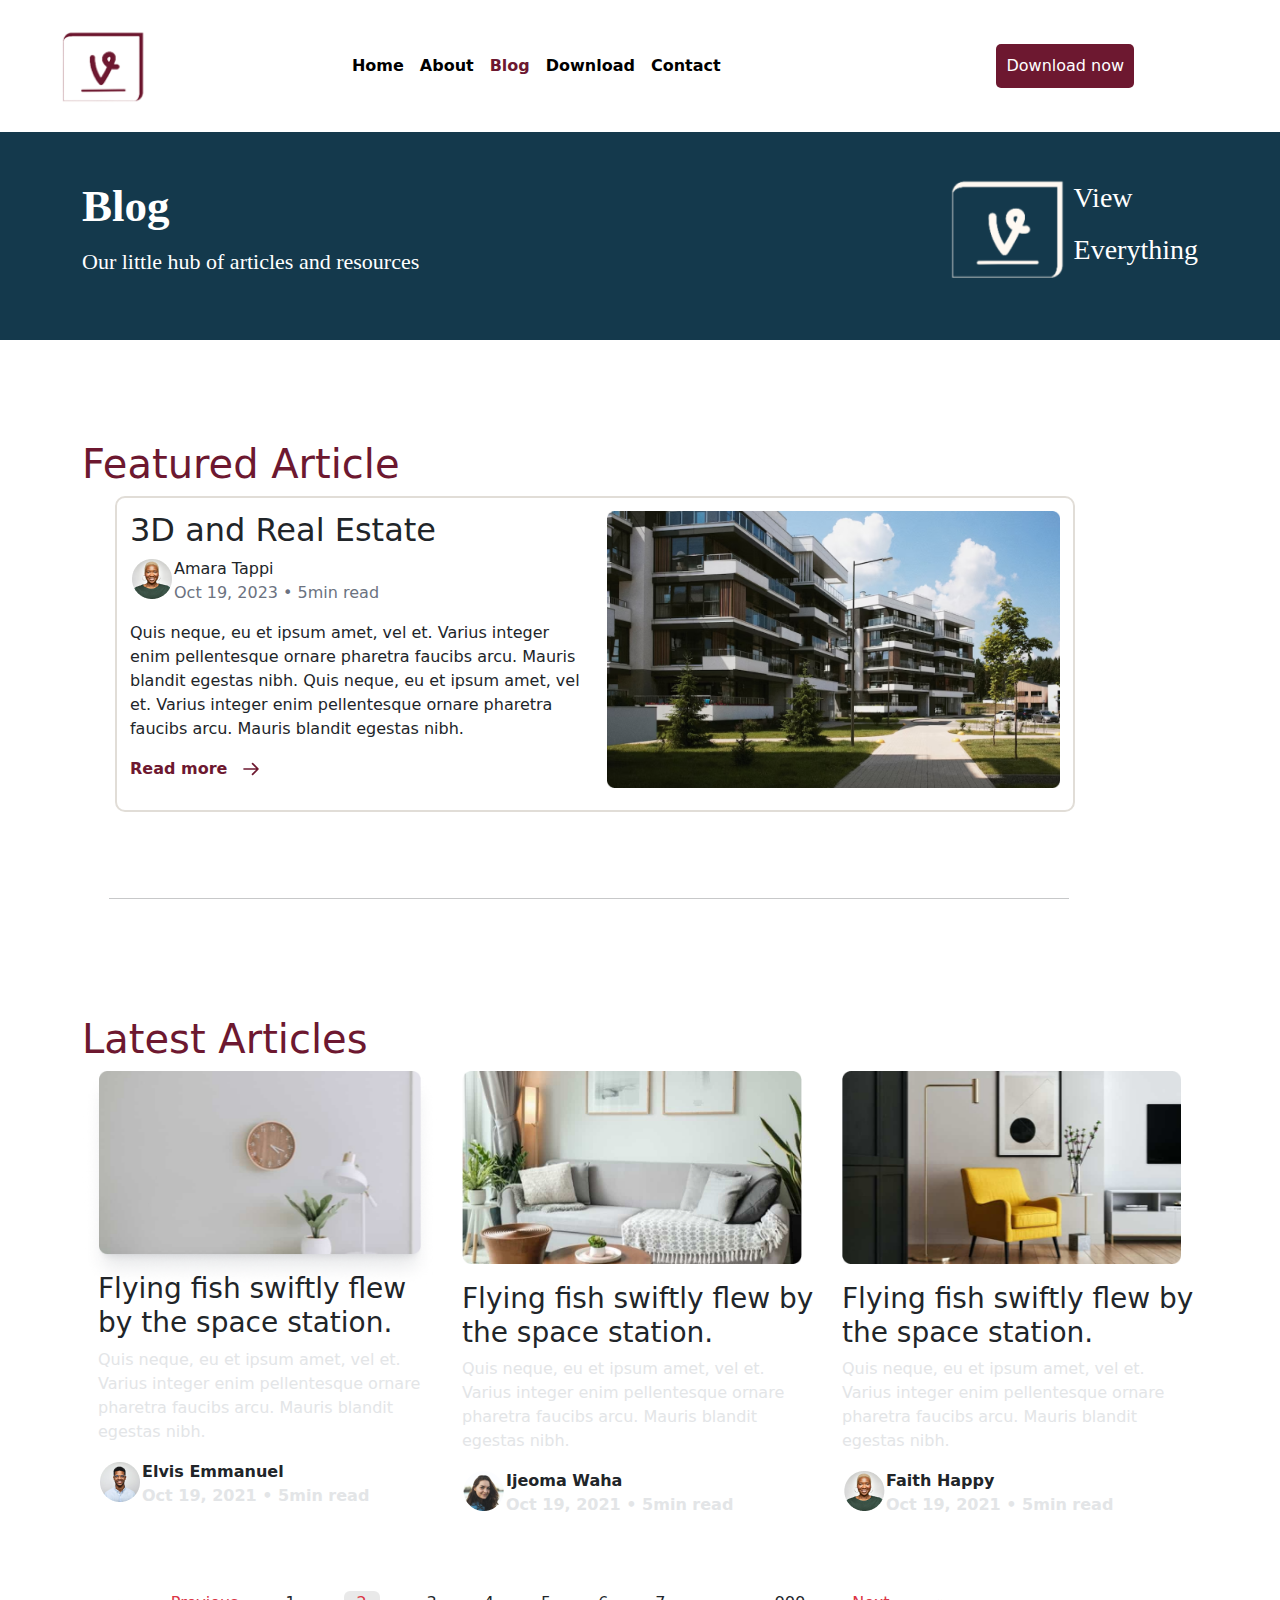
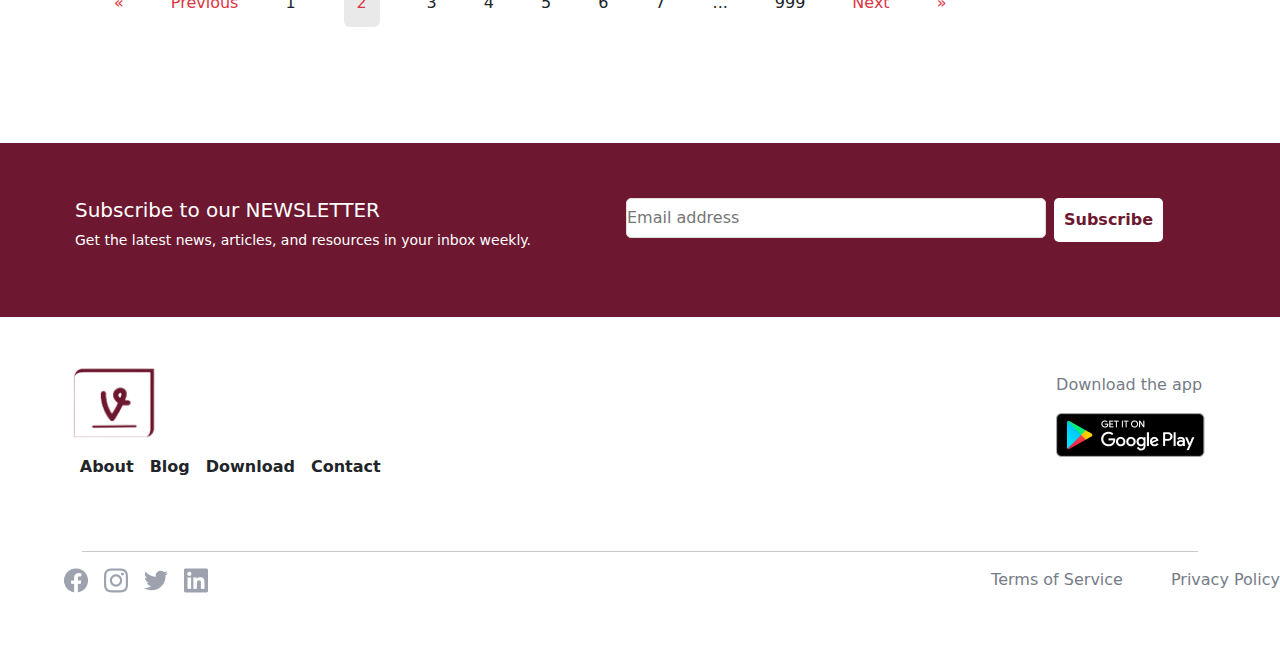
<file: blog.html>
<!DOCTYPE html>
<html lang="en">
<head>
    <meta charset="UTF-8">
    <meta name="viewport" content="width=device-width, initial-scale=1.0">
    <title>Document</title>
    <link rel="stylesheet" href="blog.css">
    <link rel="stylesheet" href="bootstrap-5.3.2-dist/css/bootstrap.css">
    <link rel="stylesheet" href="style.css">
    <link rel="stylesheet" href="about.css">
    <link rel="stylesheet" href="download.css">
    <link rel="stylesheet" href="contact.css">
</head>
<body>
    <header class="bg-white">
        <nav class="navbar navbar-expand-lg py-4">
      <div class="container-fluid">
        <a class="navbar-brand" href="#">
                <img src="img/image 17.png" alt="" class="img-fluid mx-5">
        </a>
        <button class="navbar-toggler" type="button" data-bs-toggle="collapse" data-bs-target="#navbarSupportedContent" aria-controls="navbarSupportedContent" aria-expanded="false" aria-label="Toggle navigation">
          <span class="navbar-toggler-icon"></span>
        </button>
        <div class="collapse navbar-collapse" id="navbarSupportedContent">
          <ul class="navbar-nav  mb-2 mb-lg-0 mx-auto">
            <li class="nav-item" >
              <a class="nav-link active " aria-current="page" href="index.html" style="font-weight: bold;">Home</a>
            </li>
            <li class="nav-item">
              <a class="nav-link active" href="about.html" style="font-weight: bold;">About</a>
            </li>
            <li class="nav-item ">
              <a class="nav-link active" href="blog.html" role="button"  aria-expanded="false" style="font-weight: bold;color: #6d1830;">
                Blog
              </a>
            </li>
            <li class="nav-item">
              <a class="nav-link active" href="download.html" aria-disabled="true" style="font-weight: bold;">Download</a>
            </li>
            <li class="nav-item ">
                <a class="nav-link active" href="contact.html" role="button"  aria-expanded="false" style="font-weight: bold;">
                  Contact
                </a>
              </li>
          </ul>
          <form class="d-flex mx-auto" >
            <button  style="background-color: #6d1830;color: white;border-radius: 5px;border: none;padding: 10px;"  type="submit">Download now</button>
          </form>
        </div>
      </div>
    </nav>
    </header>
    <main>
        <section style="background-color: rgba(20, 57, 76, 1);">
            <div class="container py-5">
                <div class="d-flex">
                    <div class=" font">
                        <p style="font-family: Lora;font-size: 45px;font-weight: 600;line-height: 52px;letter-spacing: 0px;text-align: left;color: rgba(255, 255, 255, 1);">Blog</p>
                        <p style=" font-family: Open Sans;font-size: 22px;font-weight: 400;line-height: 28px;letter-spacing: 0px;text-align: left;color: rgba(255, 255, 255, 1);">Our little hub of articles and resources</p>
                    </div>
                    <div class="view" >
                        <nav class="d-flex gap-2">
                            <div><img src="img/image 37.png" alt=""  class="img-fluid ms-5"></div>
                            <div>
                                <p style="color: rgba(255, 255, 255, 1);font-family: Lora;font-size: 28px;font-weight: 400;line-height: 36px;letter-spacing: 0px;text-align: left;
                                ">View</p>
                                <p style="color: rgba(255, 255, 255, 1);font-family: Lora;font-size: 28px;font-weight: 400;line-height: 36px;letter-spacing: 0px; text-align: left; ">Everything</p>
                            </div>
                        </nav>
                    </div>
                </div>
            </div>
        </section>
     <section>
      <h1 style="color: rgba(109, 24, 48, 1);padding-top: 100px;" class="container">Featured Article</h1>
      <nav class="Article">
        <div class="row ">
        <div class="col-sm-12 col-md-6 col-lg-6 fluid" >
          <div>
            <h2>3D and Real Estate</h2>
            <div class="d-flex">
                <div><img src="img/Medium.png" alt="" class="img-fluid"></div>
                <div>
                    <p>Amara Tappi <br>
                     <span style="color: rgba(107, 114, 128, 1);">Oct 19, 2023 • 5min read </p></span>
                </div>
            </div>
            <p>Quis neque, eu et ipsum amet, vel et. Varius integer enim  pellentesque ornare pharetra faucibs arcu. Mauris  blandit egestas nibh. Quis neque, eu et ipsum amet, vel  et. Varius integer enim pellentesque ornare pharetra  faucibs arcu. Mauris blandit egestas nibh.</p>
        </div>
        <div>
            <button style="width: Hug (101px);height: Fixed (40px);padding: 24px, 0px, 24px, 0px;border-radius: 4px;gap: 4px;border: none;color: rgba(109, 24, 48, 1);background-color: white;">
                <div class="d-flex gap-3">
                    <p style="font-weight: bold;">Read more</p>
                    <svg width="16" height="14" viewBox="0 0 16 14" fill="none" xmlns="http://www.w3.org/2000/svg" style="margin-top: 5px;">
                        <path d="M9.55556 1.55566L15 7.00011M15 7.00011L9.55555 12.4446M15 7.00011L1 7.00011" stroke="#6D1830" stroke-width="1.67" stroke-linecap="round" stroke-linejoin="round"/>
                        </svg>                                        
                </div>
            </button>
        </div>
        </div>
        <div class="col-sm-12 col-md-6 col-lg-6">
          <img src="img/image 39.png" alt=""  class="img-fluid Medium">
          <img src="img/image 39 (2).png" alt="" class="img-fluid Medium2">
        </div>
      </div>
      </nav>
     </section>
     <center><div class="line" style="padding-top: 70px;">
      <hr>
      </div></center>
      <section>
        <nav class="container">
          <h1 style="color: rgba(109, 24, 48, 1);padding-top: 100px;">Latest Articles</h1>
          <div class="row color">
            <div class="col-lg-4 col-md-6 col-sm-12" >
              <img src="img/Image.png" alt="" class="img-fluid" >
              <h3 class="ms-3 fish" style="margin-top: -4.5%;">Flying fish swiftly flew by the space station.</h3>
              <p class="ms-3" style="color: #e3e5e7;">Quis neque, eu et ipsum amet, vel et. Varius  integer enim pellentesque ornare pharetra  faucibs arcu. Mauris blandit egestas nibh.</p>
              <div class="d-flex ms-3">
                <div><img src="img/Avatar.png" alt="" class="img-fluid"></div>
                <div>
                    <p style="font-weight: bold;">Elvis Emmanuel<br>
                      <span style="color: #e3e5e7;">Oct 19, 2021 • 5min read </span></p>
                </div>
            </div>
            </div>
            <div class="col-lg-4 col-md-6 col-sm-12">
              <img src="img/unsplash_OtXADkUh3-I.png" alt="" class="img-fluid splash" style="height: 41%;">
              <div class="by">
              <h3 class="fish1" style="margin-top: 5%;">Flying fish swiftly flew by the space station.</h3>
              <p style="color: #e3e5e7;">Quis neque, eu et ipsum amet, vel et. Varius  integer enim pellentesque ornare pharetra  faucibs arcu. Mauris blandit egestas nibh.</p>
              <div class="d-flex">
                <div><img src="img/Avatar (1).png" alt="" class="img-fluid"></div>
                <div>
                    <p style="font-weight: bold;">Ijeoma Waha<br>
                      <span style="color: #e3e5e7;">Oct 19, 2021 • 5min read </span></p>
                </div>
            </div>
          </div>
            </div>
            <div class="col-lg-4 col-md-6 col-sm-12">
              <img src="img/unsplash__HqHX3LBN18.png" alt="" class="img-fluid space" style="height: 41%;">
              <div class="by">
              <h3 class="fish1" style="margin-top: 5%;">Flying fish swiftly flew by the space station.</h3>
              <p style="color: #e3e5e7;">Quis neque, eu et ipsum amet, vel et. Varius  integer enim pellentesque ornare pharetra  faucibs arcu. Mauris blandit egestas nibh.</p>
              <div class="d-flex">
                <div><img src="img/Medium (2).png" alt="" class="img-fluid"></div>
                <div>
                    <p style="font-weight: bold;">Faith Happy<br>
                     <span style="color: #e3e5e7;"> Oct 19, 2021 • 5min read</span> </p>
                </div>
            </div>
          </div>
            </div>
          </div>
        </nav>
        </section>
        <section >
          <nav aria-label="Page navigation example" class="container mt-5 true">
          <ul  class="d-flex gap-5 span">
          <li class="page-item" >
          <a class="page-link text-danger" href="#" aria-label="Previous">
          <span aria-hidden="true">&laquo;</span>
          </a>
          </li>
          <li class="page-item" ><a class="page-link text-danger" href="#">Previous</a></li>
          <li class="page-item" ><a class="page-link" href="#">1</a></li>
          <div class="danger"> <li class="page-item" ><a class="page-link text-danger " href="blog.html">2</a></li></div>
          <li class="page-item" ><a class="page-link " href="blog i.html" id="danger">3</a></li>
          <li class="page-item" ><a class="page-link" href="blog ii.html" id="danger">4</a></li>
          <li class="page-item" ><a class="page-link" href="#" id="danger">5</a></li>
          <li class="page-item" ><a class="page-link" href="#" id="danger">6</a></li>
          <li class="page-item" ><a class="page-link" href="#" id="danger">7</a></li>
          <li class="page-item" ><a class="page-link" href="#" id="time">...</a></li>
          <li class="page-item" ><a class="page-link" href="#">999</a></li>
          <li class="page-item" >
          <a class="page-link text-danger" href="#">Next</a>
          </li>
          <li class="page-item" >
          <a class="page-link text-danger" href="#" aria-label="Next">
          <span aria-hidden="true">&raquo;</span>
          </a>
          </li>
          </ul>
          </nav>
          <nav aria-label="Page navigation example" class="container mt-5 true2">
            <ul  class="d-flex gap-3  span">
            <li class="page-item" >
            <a class="page-link text-danger" href="#" aria-label="Previous">
            <span aria-hidden="true">&laquo;</span>
            </a>
            </li>
            <li class="page-item" ><a class="page-link text-danger" href="#">Previous</a></li>
            <li class="page-item" ><a class="page-link" href="#">1</a></li>
           <div class="danger"> <li class="page-item" ><a class="page-link text-danger " href="blog.html">2</a></li></div>
            <li class="page-item" ><a class="page-link" href="blog i.html" id="time">...</a></li>
            <li class="page-item" ><a class="page-link" href="#">999</a></li>
            <li class="page-item" >
            <a class="page-link text-danger" href="blog ii.html">Next</a>
            </li>
            <li class="page-item" >
            <a class="page-link text-danger" href="#" aria-label="Next">
            <span aria-hidden="true">&raquo;</span>
            </a>
            </li>
            </ul>
            </nav>
        </div>
        </div>
          </section>
          <section>
          <nav style="padding-top: 100px;">
            <div class=" our gap-5" >
              <div >
                <h3 class="text-white" style="font-size: 20px;">Subscribe to our NEWSLETTER</h3>
                <p class="text-white" style="font-size: 14px;">Get the latest news, articles, and resources in your inbox weekly.</p>
              </div>
              <div class="mx-auto">
                <form class="form" >
                  <input class=" me-2 Email" type="search" placeholder="Email address" aria-label="Search" style="height: 40px;border-radius: 5px;border: 1px solid #e1ddd7;">
                  <div class="button2"><button   style="background-color: white;color: #6d1830;border-radius: 5px;border: none;padding: 10px;font-weight: bold;"  type="submit">Subscribe</button></div>
              </div>
            </div>
          </nav>
          </section>
      </section>
      <section>
        <nav >
          <div class="contact">
        <div class="about">
        <p><img src="img/image 17.png" alt="" class=" mt-5 img-fluid image"></p>
        <ul style="list-style-type: none;display: flex;" class="gap-3 blog">
        <li class="nav-item">
          <a class="nav-link active" href="about.html" style="font-weight: bold;">About</a>
        </li>
        <li class="nav-item ">
          <a class="nav-link active" href="blog.html" role="button"  aria-expanded="false" style="font-weight: bold;">
            Blog
          </a>
        </li>
        <li class="nav-item">
          <a class="nav-link active" href="download.html" aria-disabled="true" style="font-weight: bold;">Download</a>
        </li>
        <li class="nav-item ">
            <a class="nav-link active" href="contact.html" role="button"  aria-expanded="false" style="font-weight: bold;">
              Contact
            </a>
          </li>
        </ul>
      </div>
      <div class="mt-5 Google"  >
        <p class="mt-2" style="color: #767c87;">Download the app</p>
        <img src="img/Store Badge.png" alt="">
              <p class="text-white">Get it on <br>
                <span style="font-weight: bold;"> Google Play</span> </p>
          </div>
      </div>
      </div>
    </div>
    </nav>
    <div class="container" style="margin-top: 30px;">
      <hr>
    </div>
      </section>
      <section>
        <div class=" mb-5 mt-2">
          <div class="group">
            <div class=" d-flex gap-3 Social">
              <div><img src="img/Social icon.png" alt=""></div>
              <div><img src="img/Group.png" alt=""></div>
              <div><img src="img/Social icon (2).png" alt=""></div>
              <div><img src="img/Group (2).png" alt=""></div>
            </div>
            <div class=" d-flex gap-5 term">
              <p style="color: #767c87;">Terms of Service</p>
              <p style="color: #767c87;">Privacy Policy</p>
            </div>
          </div>
        </div>
      </section>
    </main>
    <script src="bootstrap-5.3.2-dist/js/bootstrap.bundle.js"></script>
</body>
</html>
</file>
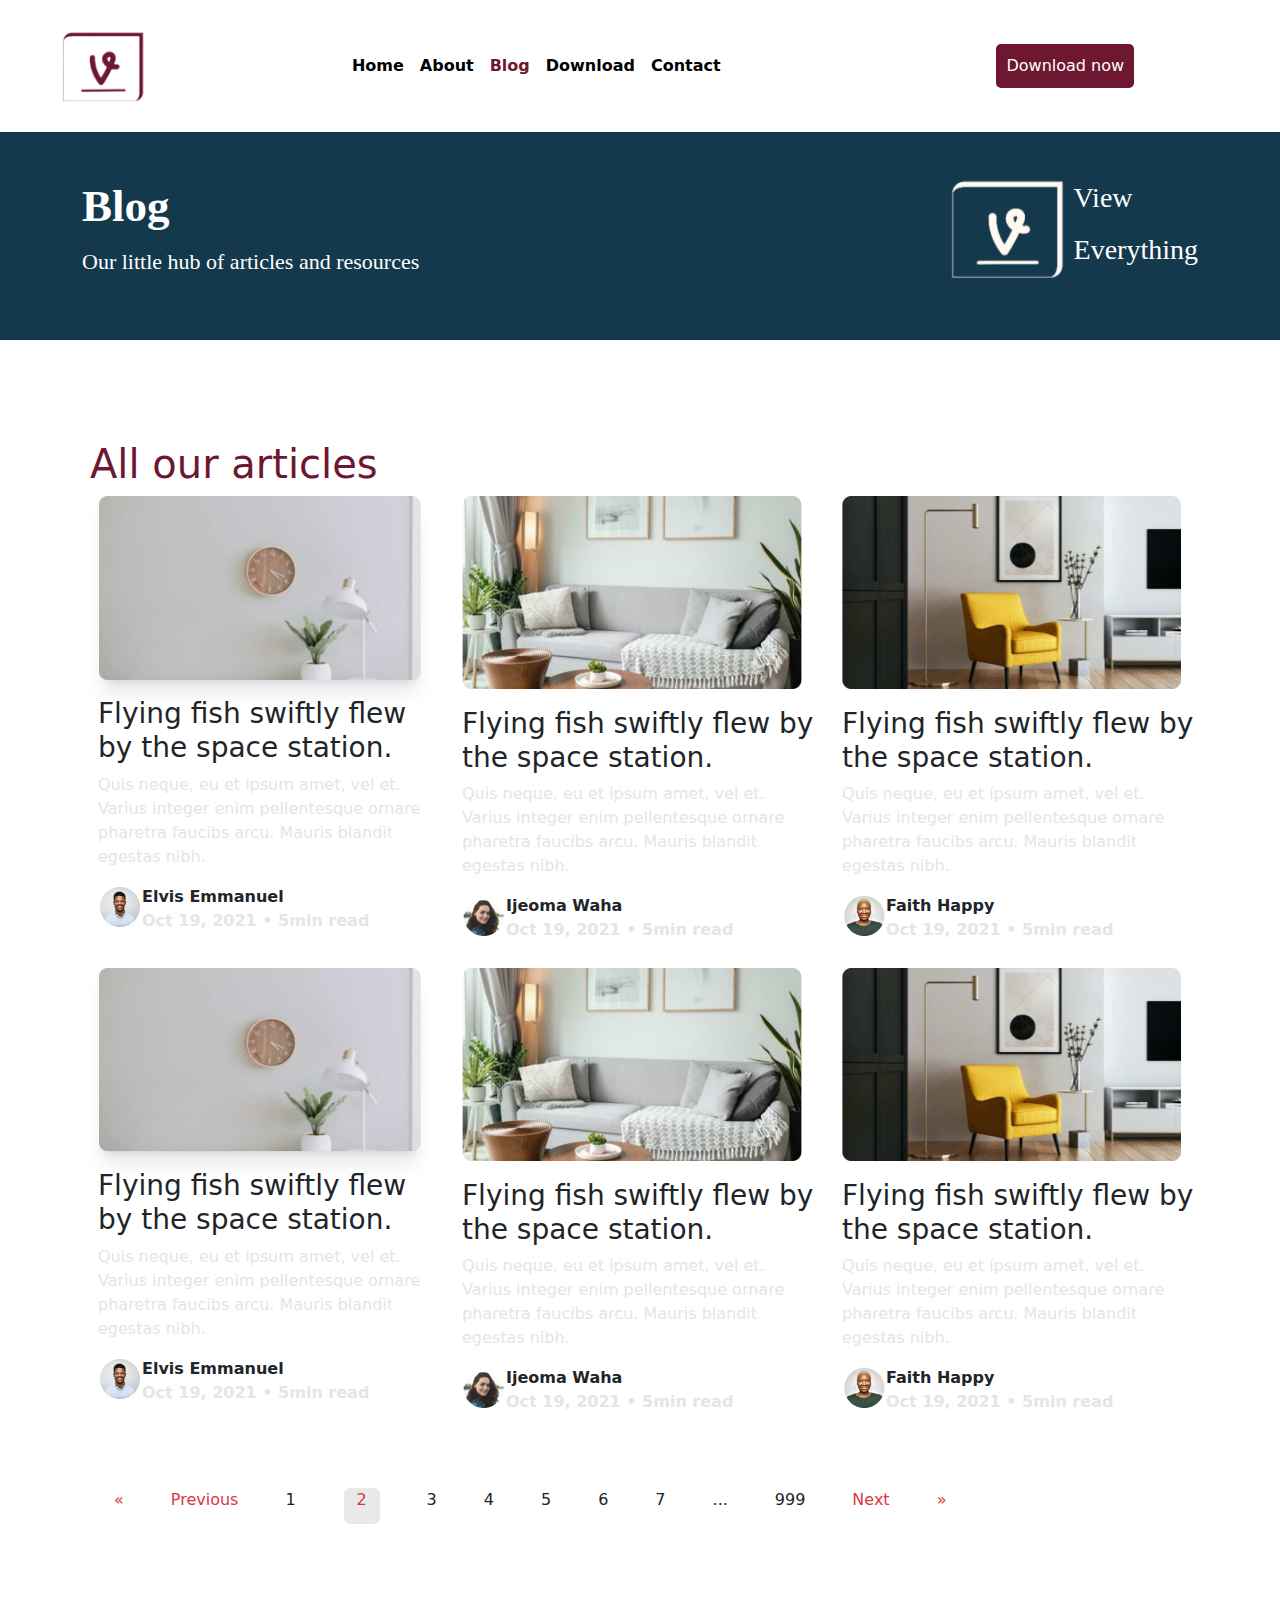
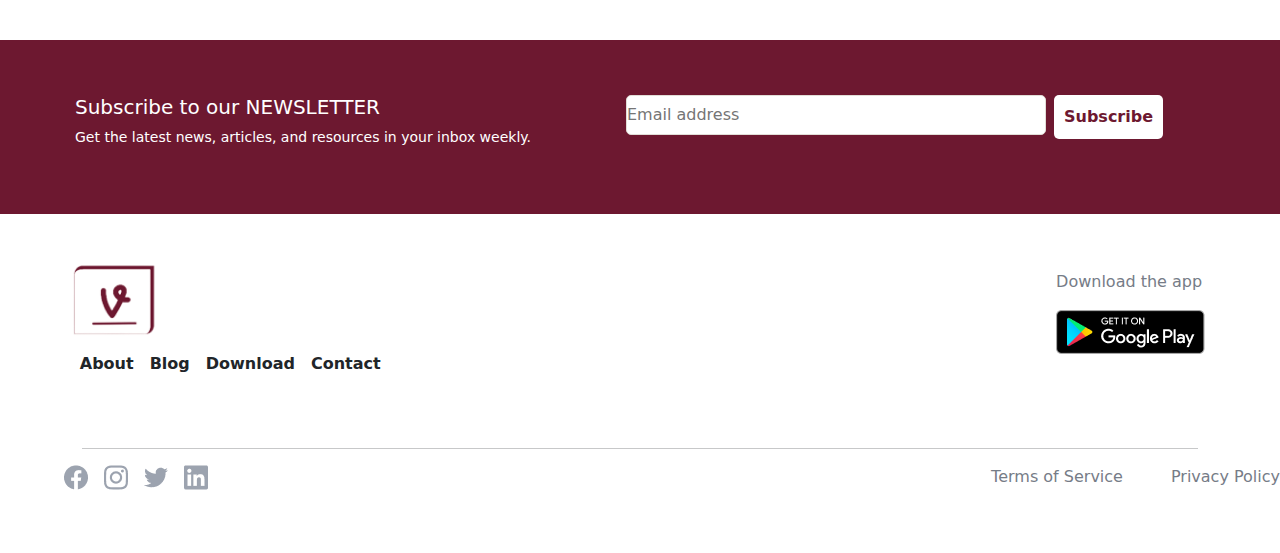
<file: blog1.html>
<!DOCTYPE html>
<html lang="en">
<head>
    <meta charset="UTF-8">
    <meta name="viewport" content="width=device-width, initial-scale=1.0">
    <title>Document</title>
    <link rel="stylesheet" href="bootstrap-5.3.2-dist/css/bootstrap.css">
    <link rel="stylesheet" href="blog.css">
    <link rel="stylesheet" href="style.css">
</head>
<body>
  <header class="bg-white">
    <nav class="navbar navbar-expand-lg py-4">
  <div class="container-fluid">
    <a class="navbar-brand" href="#">
            <img src="img/image 17.png" alt="" class="img-fluid mx-5">
    </a>
    <button class="navbar-toggler" type="button" data-bs-toggle="collapse" data-bs-target="#navbarSupportedContent" aria-controls="navbarSupportedContent" aria-expanded="false" aria-label="Toggle navigation">
      <span class="navbar-toggler-icon"></span>
    </button>
    <div class="collapse navbar-collapse" id="navbarSupportedContent">
      <ul class="navbar-nav  mb-2 mb-lg-0 mx-auto">
        <li class="nav-item" >
          <a class="nav-link active " aria-current="page" href="index.html" style="font-weight: bold;">Home</a>
        </li>
        <li class="nav-item">
          <a class="nav-link active" href="about.html" style="font-weight: bold;">About</a>
        </li>
        <li class="nav-item ">
          <a class="nav-link active" href="blog.html" role="button"  aria-expanded="false" style="font-weight: bold;color: #6d1830;">
            Blog
          </a>
        </li>
        <li class="nav-item">
          <a class="nav-link active" aria-disabled="true" style="font-weight: bold;">Download</a>
        </li>
        <li class="nav-item ">
            <a class="nav-link active" href="#" role="button"  aria-expanded="false" style="font-weight: bold;">
              Contact
            </a>
          </li>
      </ul>
      <form class="d-flex mx-auto" >
        <button  style="background-color: #6d1830;color: white;border-radius: 5px;border: none;padding: 10px;"  type="submit">Download now</button>
      </form>
    </div>
  </div>
</nav>
</header>
<main>
    <section style="background-color: rgba(20, 57, 76, 1);">
        <div class="container py-5">
            <div class="d-flex">
                <div class=" font">
                    <p style="font-family: Lora;font-size: 45px;font-weight: 600;line-height: 52px;letter-spacing: 0px;text-align: left;color: rgba(255, 255, 255, 1);">Blog</p>
                    <p style=" font-family: Open Sans;font-size: 22px;font-weight: 400;line-height: 28px;letter-spacing: 0px;text-align: left;color: rgba(255, 255, 255, 1);">Our little hub of articles and resources</p>
                </div>
                <div class="view" >
                    <nav class="d-flex gap-2">
                        <div><img src="img/image 37.png" alt=""  class="img-fluid ms-5"></div>
                        <div>
                            <p style="color: rgba(255, 255, 255, 1);font-family: Lora;font-size: 28px;font-weight: 400;line-height: 36px;letter-spacing: 0px;text-align: left;
                            ">View</p>
                            <p style="color: rgba(255, 255, 255, 1);font-family: Lora;font-size: 28px;font-weight: 400;line-height: 36px;letter-spacing: 0px; text-align: left; ">Everything</p>
                        </div>
                    </nav>
                </div>
            </div>
        </div>
    </section>
    <section>
      <nav class="container">
        <h1 style="color: rgba(109, 24, 48, 1);padding-top: 100px;" class="ms-2">All our articles</h1>
        <div class="row ">
          <div class="col-lg-4 col-md-6 col-sm-12" >
            <img src="img/Image.png" alt="" class="img-fluid" >
            <h3 class="ms-3 fish" style="margin-top: -4.5%;">Flying fish swiftly flew by the space station.</h3>
            <p class="ms-3" style="color: #e3e5e7;">Quis neque, eu et ipsum amet, vel et. Varius  integer enim pellentesque ornare pharetra  faucibs arcu. Mauris blandit egestas nibh.</p>
            <div class="d-flex ms-3">
              <div><img src="img/Avatar.png" alt="" class="img-fluid"></div>
              <div>
                  <p style="font-weight: bold;">Elvis Emmanuel<br>
                    <span style="color: #e3e5e7;">Oct 19, 2021 • 5min read </span></p>
              </div>
          </div>
          </div>
          <div class="col-lg-4 col-md-6 col-sm-12">
            <img src="img/unsplash_OtXADkUh3-I.png" alt="" class="img-fluid splash" style="height: 41%;">
            <div class="by">
            <h3 class="fish1" style="margin-top: 5%;">Flying fish swiftly flew by the space station.</h3>
            <p style="color: #e3e5e7;">Quis neque, eu et ipsum amet, vel et. Varius  integer enim pellentesque ornare pharetra  faucibs arcu. Mauris blandit egestas nibh.</p>
            <div class="d-flex">
              <div><img src="img/Avatar (1).png" alt="" class="img-fluid"></div>
              <div>
                  <p style="font-weight: bold;">Ijeoma Waha<br>
                    <span style="color: #e3e5e7;">Oct 19, 2021 • 5min read </span></p>
              </div>
          </div>
        </div>
          </div>
          <div class="col-lg-4 col-md-6 col-sm-12">
            <img src="img/unsplash__HqHX3LBN18.png" alt="" class="img-fluid space" style="height: 41%;">
            <div class="by">
            <h3 class="fish1" style="margin-top: 5%;">Flying fish swiftly flew by the space station.</h3>
            <p style="color: #e3e5e7;">Quis neque, eu et ipsum amet, vel et. Varius  integer enim pellentesque ornare pharetra  faucibs arcu. Mauris blandit egestas nibh.</p>
            <div class="d-flex">
              <div><img src="img/Medium (2).png" alt="" class="img-fluid"></div>
              <div>
                  <p style="font-weight: bold;">Faith Happy<br>
                   <span style="color: #e3e5e7;"> Oct 19, 2021 • 5min read</span> </p>
              </div>
          </div>
        </div>
          </div>
        
          <div class="col-lg-4 col-md-6 col-sm-12" >
            <img src="img/Image.png" alt="" class="img-fluid fly" >
            <h3 class="ms-3 fish" style="margin-top: -4.5%;">Flying fish swiftly flew by the space station.</h3>
            <p class="ms-3" style="color: #e3e5e7;">Quis neque, eu et ipsum amet, vel et. Varius  integer enim pellentesque ornare pharetra  faucibs arcu. Mauris blandit egestas nibh.</p>
            <div class="d-flex ms-3">
              <div><img src="img/Avatar.png" alt="" class="img-fluid"></div>
              <div>
                  <p style="font-weight: bold;">Elvis Emmanuel<br>
                    <span style="color: #e3e5e7;">Oct 19, 2021 • 5min read </span></p>
              </div>
          </div>
          </div>
          <div class="col-lg-4 col-md-6 col-sm-12">
            <img src="img/unsplash_OtXADkUh3-I.png" alt="" class="img-fluid splash" style="height: 41%;">
            <div class="by">
            <h3 class="fish1" style="margin-top: 5%;">Flying fish swiftly flew by the space station.</h3>
            <p style="color: #e3e5e7;">Quis neque, eu et ipsum amet, vel et. Varius  integer enim pellentesque ornare pharetra  faucibs arcu. Mauris blandit egestas nibh.</p>
            <div class="d-flex">
              <div><img src="img/Avatar (1).png" alt="" class="img-fluid"></div>
              <div>
                  <p style="font-weight: bold;">Ijeoma Waha<br>
                    <span style="color: #e3e5e7;">Oct 19, 2021 • 5min read </span></p>
              </div>
          </div>
        </div>
          </div>
          <div class="col-lg-4 col-md-6 col-sm-12">
            <img src="img/unsplash__HqHX3LBN18.png" alt="" class="img-fluid space" style="height: 41%;">
            <div class="by">
            <h3 class="fish1" style="margin-top: 5%;">Flying fish swiftly flew by the space station.</h3>
            <p style="color: #e3e5e7;">Quis neque, eu et ipsum amet, vel et. Varius  integer enim pellentesque ornare pharetra  faucibs arcu. Mauris blandit egestas nibh.</p>
            <div class="d-flex">
              <div><img src="img/Medium (2).png" alt="" class="img-fluid"></div>
              <div>
                  <p style="font-weight: bold;">Faith Happy<br>
                   <span style="color: #e3e5e7;"> Oct 19, 2021 • 5min read</span> </p>
              </div>
          </div>
        </div>
          </div>
        </div>
      </div>
      </nav>
      </section>
      <section >
        <nav aria-label="Page navigation example" class="container mt-5 true">
        <ul  class="d-flex gap-5 span">
        <li class="page-item" >
        <a class="page-link text-danger" href="#" aria-label="Previous">
        <span aria-hidden="true">&laquo;</span>
        </a>
        </li>
        <li class="page-item" ><a class="page-link text-danger" href="#">Previous</a></li>
        <li class="page-item" ><a class="page-link" href="#">1</a></li>
        <div class="danger"> <li class="page-item" ><a class="page-link text-danger " href="blog.html">2</a></li></div>
        <li class="page-item" ><a class="page-link " href="blog i.html" >3</a></li>
        <li class="page-item" ><a class="page-link" href="blog ii.html" >4</a></li>
        <li class="page-item" ><a class="page-link" href="#" >5</a></li>
        <li class="page-item" ><a class="page-link" href="#" >6</a></li>
        <li class="page-item" ><a class="page-link" href="#" >7</a></li>
        <li class="page-item" ><a class="page-link" href="#" id="time">...</a></li>
        <li class="page-item" ><a class="page-link" href="#">999</a></li>
        <li class="page-item" >
        <a class="page-link text-danger" href="#">Next</a>
        </li>
        <li class="page-item" >
        <a class="page-link text-danger" href="#" aria-label="Next">
        <span aria-hidden="true">&raquo;</span>
        </a>
        </li>
        </ul>
        </nav>
        <nav aria-label="Page navigation example" class="container mt-5 true2">
          <ul  class="d-flex gap-3  span">
          <li class="page-item" >
          <a class="page-link text-danger" href="#" aria-label="Previous">
          <span aria-hidden="true">&laquo;</span>
          </a>
          </li>
          <li class="page-item" ><a class="page-link text-danger" href="#">Previous</a></li>
          <li class="page-item" ><a class="page-link" href="#">1</a></li>
          <div class="danger"> <li class="page-item" ><a class="page-link text-danger " href="blog.html">2</a></li></div>
          <li class="page-item" ><a class="page-link" href="blog i.html" id="time">...</a></li>
          <li class="page-item" ><a class="page-link" href="#">999</a></li>
          <li class="page-item" >
          <a class="page-link text-danger" href="blog ii.html">Next</a>
          </li>
          <li class="page-item" >
          <a class="page-link text-danger" href="#" aria-label="Next">
          <span aria-hidden="true">&raquo;</span>
          </a>
          </li>
          </ul>
          </nav>
      </div>
      </div>
        </section>
        <section>
        <nav style="padding-top: 100px;">
          <div class=" our gap-5" >
            <div >
              <h3 class="text-white" style="font-size: 20px;">Subscribe to our NEWSLETTER</h3>
              <p class="text-white" style="font-size: 14px;">Get the latest news, articles, and resources in your inbox weekly.</p>
            </div>
            <div class="mx-auto">
              <form class="form" >
                <input class=" me-2 Email" type="search" placeholder="Email address" aria-label="Search" style="height: 40px;border-radius: 5px;border: 1px solid #e1ddd7;">
                <div class="button2"><button   style="background-color: white;color: #6d1830;border-radius: 5px;border: none;padding: 10px;font-weight: bold;"  type="submit">Subscribe</button></div>
            </div>
          </div>
        </nav>
        </section>
    </section>
    <section>
      <nav >
        <div class="contact">
      <div class="about">
      <p><img src="img/image 17.png" alt="" class=" mt-5 img-fluid image"></p>
      <ul style="list-style-type: none;display: flex;" class="gap-3 blog">
      <li class="nav-item">
        <a class="nav-link active" href="about.html" style="font-weight: bold;">About</a>
      </li>
      <li class="nav-item ">
        <a class="nav-link active" href="blog.html" role="button"  aria-expanded="false" style="font-weight: bold;">
          Blog
        </a>
      </li>
      <li class="nav-item">
        <a class="nav-link active" href="download.html" aria-disabled="true" style="font-weight: bold;">Download</a>
      </li>
      <li class="nav-item ">
          <a class="nav-link active" href="contact.html" role="button"  aria-expanded="false" style="font-weight: bold;">
            Contact
          </a>
        </li>
      </ul>
    </div>
    <div class="mt-5 Google"  >
      <p class="mt-2" style="color: #767c87;">Download the app</p>
      <img src="img/Store Badge.png" alt="">
            <p class="text-white">Get it on <br>
              <span style="font-weight: bold;"> Google Play</span> </p>
        </div>
    </div>
    </div>
  </div>
  </nav>
  <div class="container" style="margin-top: 30px;">
    <hr>
  </div>
    </section>
    <section>
      <div class=" mb-5 mt-2">
        <div class="group">
          <div class=" d-flex gap-3 Social">
            <div><img src="img/Social icon.png" alt=""></div>
            <div><img src="img/Group.png" alt=""></div>
            <div><img src="img/Social icon (2).png" alt=""></div>
            <div><img src="img/Group (2).png" alt=""></div>
          </div>
          <div class=" d-flex gap-5 term">
            <p style="color: #767c87;">Terms of Service</p>
            <p style="color: #767c87;">Privacy Policy</p>
          </div>
        </div>
      </div>
    </section>
    </main>


    <script src="bootstrap-5.3.2-dist/js/bootstrap.bundle.js"></script>
</body>
</html>
</file>
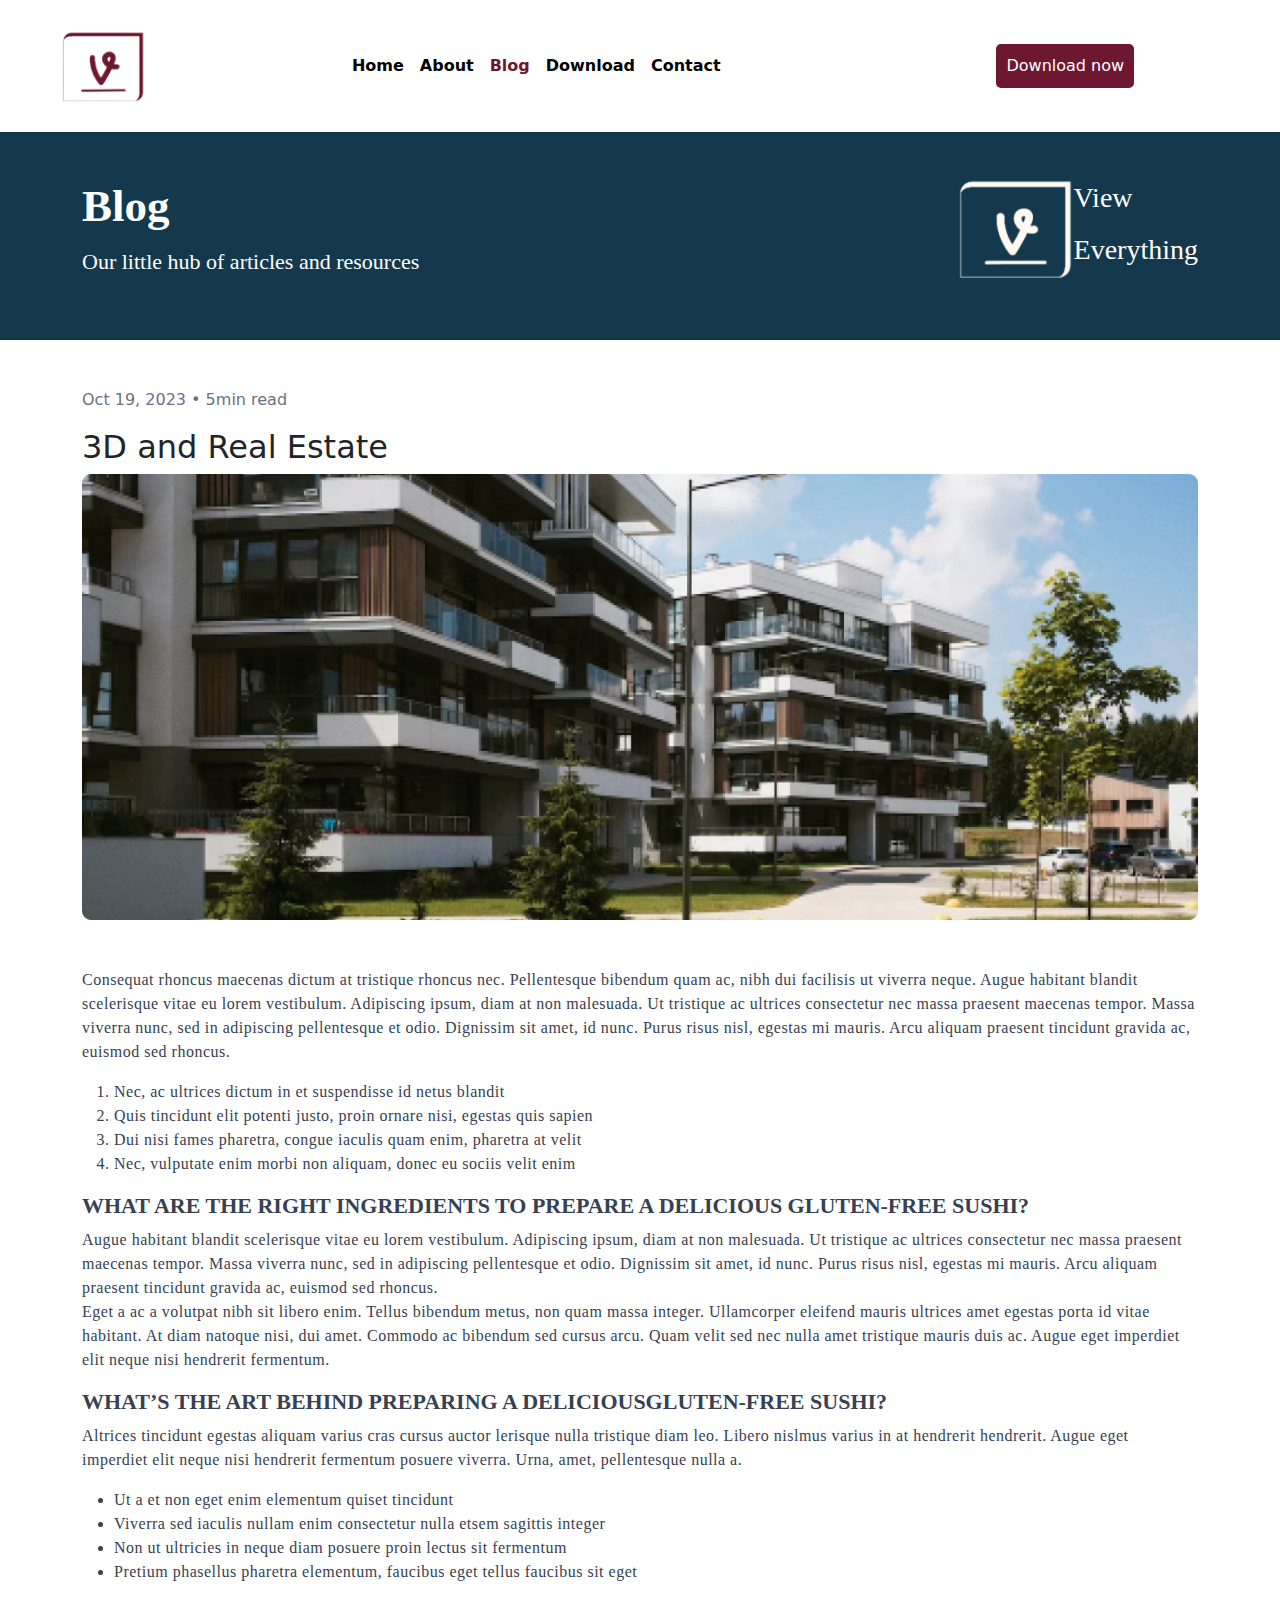
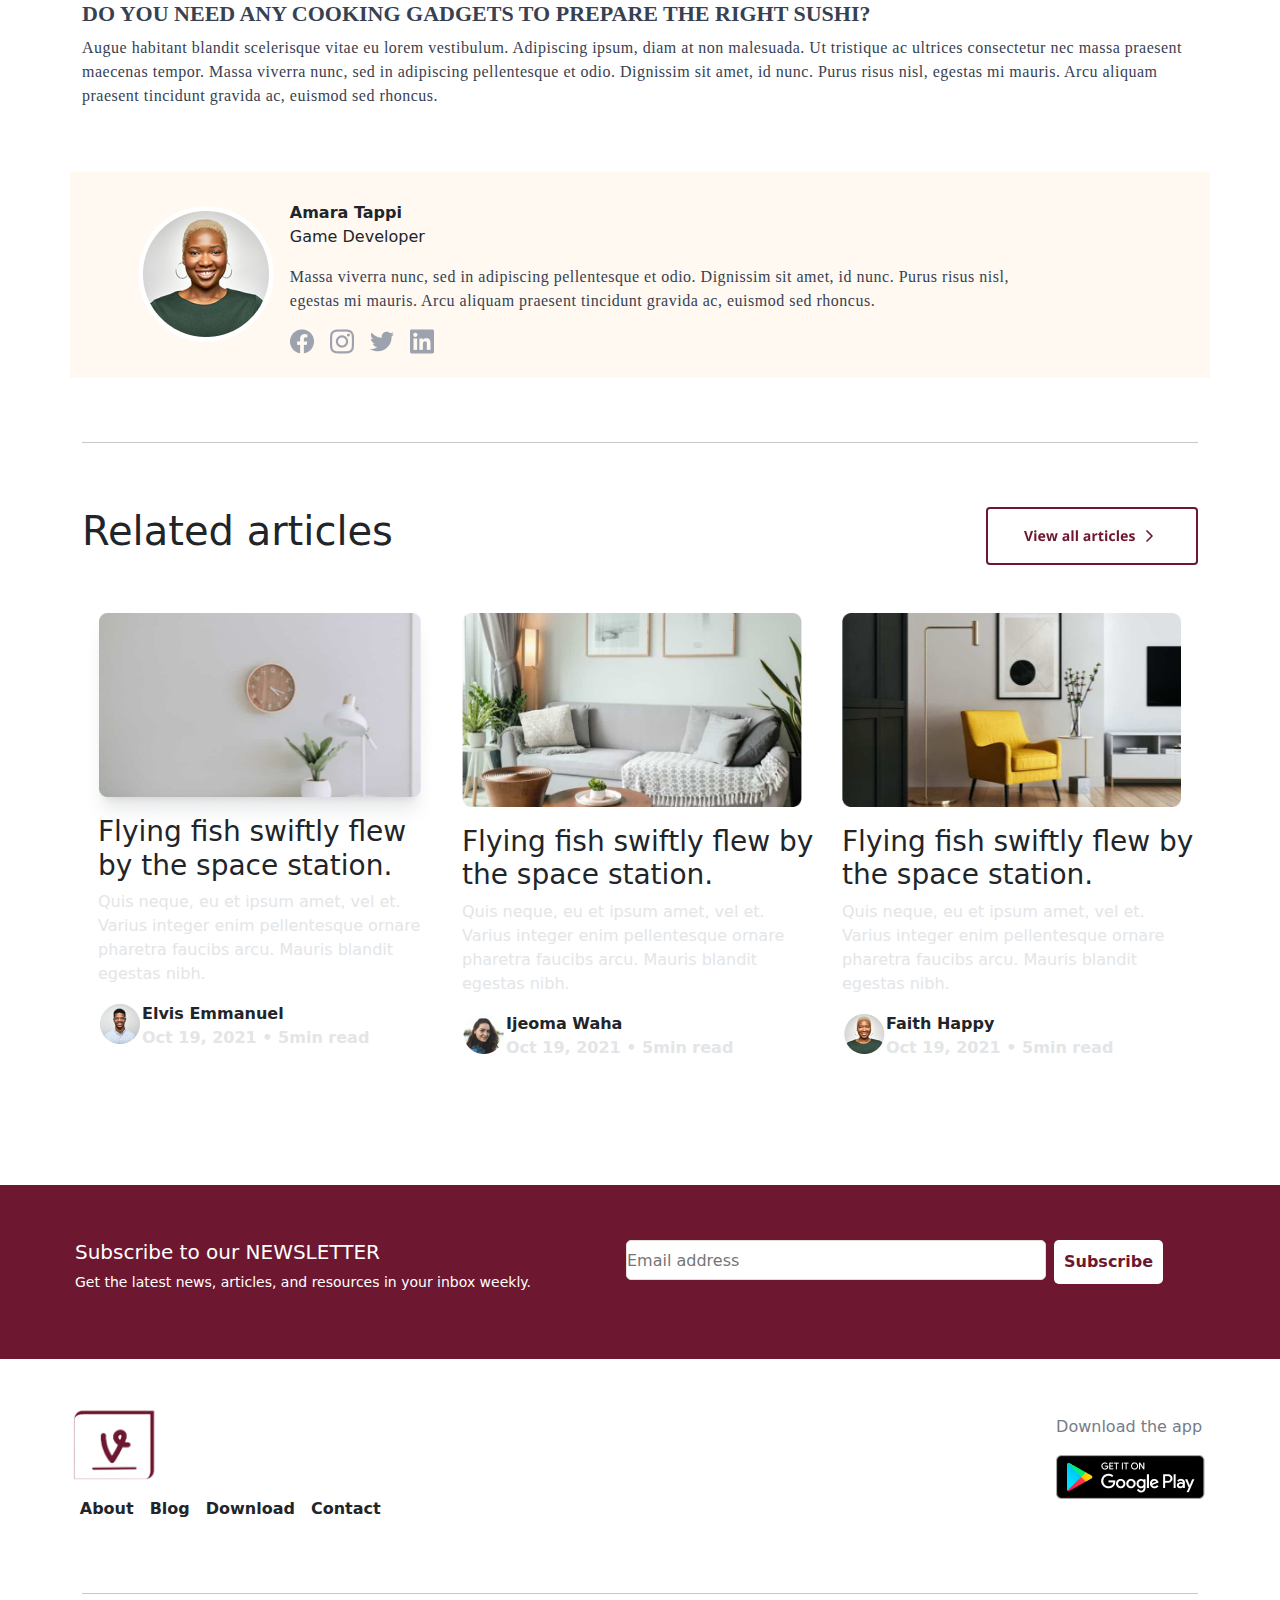
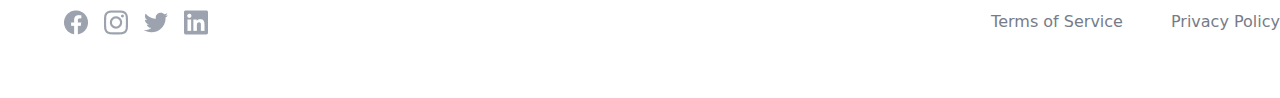
<file: blog2.html>
<!DOCTYPE html>
<html lang="en">
<head>
    <meta charset="UTF-8">
    <meta name="viewport" content="width=device-width, initial-scale=1.0">
    <title>Document</title>
    <link rel="stylesheet" href="blog.css">
    <link rel="stylesheet" href="style.css">
    <link rel="stylesheet" href="bootstrap-5.3.2-dist/css/bootstrap.css">
</head>
<body>
  <header class="bg-white">
    <nav class="navbar navbar-expand-lg py-4">
  <div class="container-fluid">
    <a class="navbar-brand" href="#">
            <img src="img/image 17.png" alt="" class="img-fluid mx-5">
    </a>
    <button class="navbar-toggler" type="button" data-bs-toggle="collapse" data-bs-target="#navbarSupportedContent" aria-controls="navbarSupportedContent" aria-expanded="false" aria-label="Toggle navigation">
      <span class="navbar-toggler-icon"></span>
    </button>
    <div class="collapse navbar-collapse" id="navbarSupportedContent">
      <ul class="navbar-nav  mb-2 mb-lg-0 mx-auto">
        <li class="nav-item" >
          <a class="nav-link active " aria-current="page" href="index.html" style="font-weight: bold;">Home</a>
        </li>
        <li class="nav-item">
          <a class="nav-link active" href="about.html" style="font-weight: bold;">About</a>
        </li>
        <li class="nav-item ">
          <a class="nav-link active" href="blog.html" role="button"  aria-expanded="false" style="font-weight: bold;color: #6d1830;">
            Blog
          </a>
        </li>
        <li class="nav-item">
          <a class="nav-link active" href="download.html" aria-disabled="true" style="font-weight: bold;">Download</a>
        </li>
        <li class="nav-item ">
            <a class="nav-link active" href="#" role="button"  aria-expanded="false" style="font-weight: bold;">
              Contact
            </a>
          </li>
      </ul>
      <form class="d-flex mx-auto" >
        <button  style="background-color: #6d1830;color: white;border-radius: 5px;border: none;padding: 10px;"  type="submit">Download now</button>
      </form>
    </div>
  </div>
</nav>
</header>
<main>
    <section style="background-color: rgba(20, 57, 76, 1);">
        <div class="container py-5 open">
            <div class="d-flex">
                <div class=" font">
                    <p style="font-family: Lora;font-size: 45px;font-weight: 600;line-height: 52px;letter-spacing: 0px;text-align: left;color: rgba(255, 255, 255, 1);">Blog</p>
                    <p style=" font-family: Open Sans;font-size: 22px;font-weight: 400;line-height: 28px;letter-spacing: 0px;text-align: left;color: rgba(255, 255, 255, 1);">Our little hub of articles and resources</p>
                </div>
                <div class="view " >
                    <nav class="d-flex doll">
                        <div ><img src="img/image 37.png" alt=""  class="img-fluid ms-5 "></div>
                        <div>
                            <p style="color: rgba(255, 255, 255, 1);font-family: Lora;font-size: 28px;font-weight: 400;line-height: 36px;letter-spacing: 0px;text-align: left;
                            ">View</p>
                            <p style="color: rgba(255, 255, 255, 1);font-family: Lora;font-size: 28px;font-weight: 400;line-height: 36px;letter-spacing: 0px; text-align: left; ">Everything</p>
                        </div>
                    </nav>
                </div>
            </div>
        </div>
    </section>
    <section class="container">
      <div >
      <p style="color: rgba(107, 114, 128, 1);" class="pt-5">Oct 19, 2023 • 5min read </p>
      <h2>3D and Real Estate</h2>
      <img src="img/image 39 (1).png" alt="" class="img-fluid min">
      <img src="img/image 39 (3).png" alt="" class="max img-fluid">
      <p style="font-family: Open Sans;font-size: 16px;font-weight: 400;line-height: 24px;letter-spacing: 0.5px;text-align: justified;color: rgba(55, 65, 81, 1);" class="pt-5">Consequat rhoncus maecenas dictum at tristique rhoncus nec. Pellentesque bibendum quam ac, nibh dui facilisis ut viverra neque. Augue habitant blandit scelerisque vitae eu lorem vestibulum. Adipiscing ipsum, diam at non malesuada. Ut tristique ac ultrices consectetur nec massa praesent maecenas tempor. Massa viverra nunc, sed in adipiscing pellentesque et odio. Dignissim sit amet, id nunc. Purus risus nisl, egestas mi mauris. Arcu aliquam praesent tincidunt gravida ac, euismod sed rhoncus.</p>
      <ul style="list-style-type: decimal;font-family: Open Sans;font-size: 16px;font-weight: 400;line-height: 24px;letter-spacing: 0.5px;text-align: justified;color: rgba(55, 65, 81, 1);">
        <li>Nec, ac ultrices dictum in et suspendisse id netus blandit</li>
        <li>Quis tincidunt elit potenti justo, proin ornare nisi, egestas quis sapien</li>
        <li>Dui nisi fames pharetra, congue iaculis quam enim, pharetra at velit</li>
        <li>Nec, vulputate enim morbi non aliquam, donec eu sociis velit enim</li>
      </ul>
      <h1 style="font-family: Open Sans;font-size: 22px;font-weight: 600;line-height: 28px;letter-spacing: 0px;text-align: justified;color: rgba(55, 65, 81, 1);">WHAT ARE THE RIGHT INGREDIENTS TO PREPARE A DELICIOUS GLUTEN-FREE SUSHI?</h1>
      <p style="font-family: Open Sans;font-size: 16px;font-weight: 400;line-height: 24px;letter-spacing: 0.5px;text-align: justified;color: rgba(55, 65, 81, 1);">Augue habitant blandit scelerisque vitae eu lorem vestibulum. Adipiscing ipsum, diam at non malesuada. Ut tristique ac ultrices consectetur nec massa praesent maecenas tempor. Massa viverra nunc, sed in adipiscing pellentesque et odio. Dignissim sit amet, id nunc. Purus risus nisl, egestas mi mauris. Arcu aliquam praesent tincidunt gravida ac, euismod sed rhoncus. <br>
        Eget a ac a volutpat nibh sit libero enim. Tellus bibendum metus, non quam massa integer. Ullamcorper eleifend mauris ultrices amet egestas porta id vitae habitant. At diam natoque nisi, dui amet. Commodo ac bibendum sed cursus arcu. Quam velit sed nec nulla amet tristique mauris duis ac.
        Augue eget imperdiet elit neque nisi hendrerit fermentum.</p>
        <h1 style=" font-family: Open Sans; font-size: 22px; font-weight: 600; line-height: 28px; letter-spacing: 0px; text-align: justified;color: rgba(55, 65, 81, 1); ">WHAT’S THE ART BEHIND PREPARING A DELICIOUSGLUTEN-FREE SUSHI?</h1>
        <p style="font-family: Open Sans;font-size: 16px;font-weight: 400;line-height: 24px;letter-spacing: 0.5px;text-align: justified;color: rgba(55, 65, 81, 1);">Altrices tincidunt egestas aliquam varius cras cursus auctor lerisque nulla tristique diam leo. Libero nislmus varius in at hendrerit hendrerit. Augue eget imperdiet elit neque nisi hendrerit fermentum posuere viverra. Urna, amet, pellentesque nulla a.</p>
        <ul style="font-family: Open Sans;font-size: 16px;font-weight: 400;line-height: 24px;letter-spacing: 0.5px;text-align: justified;color: rgba(55, 65, 81, 1);">
          <li>Ut a et non eget enim elementum quiset tincidunt</li>
          <li>Viverra sed iaculis nullam enim consectetur nulla etsem sagittis integer</li>
          <li>Non ut ultricies in neque diam posuere proin lectus sit fermentum</li>
          <li>Pretium phasellus pharetra elementum, faucibus eget tellus faucibus sit eget</li>
        </ul>
        <h1 style="font-family: Open Sans;font-size: 22px;font-weight: 600;line-height: 28px;letter-spacing: 0px;text-align: justified;color: rgba(55, 65, 81, 1);">DO YOU NEED ANY COOKING GADGETS TO PREPARE THE RIGHT SUSHI?</h1>
        <p style="color: rgba(55, 65, 81, 1);font-family: Open Sans;font-size: 16px;font-weight: 400;line-height: 24px;letter-spacing: 0.5px;text-align: justified;">Augue habitant blandit scelerisque vitae eu lorem vestibulum. Adipiscing ipsum, diam at non malesuada. Ut tristique ac ultrices consectetur nec massa praesent maecenas tempor. Massa viverra nunc, sed in adipiscing pellentesque et odio. Dignissim sit amet, id nunc. Purus risus nisl, egestas mi mauris. Arcu aliquam praesent tincidunt gravida ac, euismod sed rhoncus.</p>
    </div>
    </section>
    <br><br> 
    <section class="sec1 container">
      <nav class="tap gap-3">
        <div class="ava"><img src="img/Avatar (3).png" alt="" class=" img-fluid"></div>
        <div class="happy">
          <div class="ama">
          <p >
          <span style="font-weight: bold;" >Amara Tappi <br></span> 
          <span style="color: rgba(55, 65, 81, 1);"></span>Game Developer</p></div>
          <div><p style="color: rgba(55, 65, 81, 1);font-family: Open Sans;font-size: 16px;font-weight: 400;line-height: 24px;letter-spacing: 0.5px;text-align: left;">Massa viverra nunc, sed in adipiscing pellentesque et odio. Dignissim sit amet, id nunc. Purus risus nisl, egestas mi mauris. Arcu aliquam praesent tincidunt gravida ac, euismod sed rhoncus.</p></div>
          <div class=" d-flex gap-3 pb-4">
            <div><img src="img/Social icon.png" alt=""></div>
            <div><img src="img/Group.png" alt=""></div>
            <div><img src="img/Social icon (2).png" alt=""></div>
            <div><img src="img/Group (2).png" alt=""></div>
          </div>
        </div>
      </nav>
    </section>
    <div class="container pt-5" >
      <hr>
    </div>
    <section>
      <nav class="container">
        <div class="pt-5 relate">
        <h1>Related articles</h1>
        <svg width="212" height="58" viewBox="0 0 212 58" fill="none" xmlns="http://www.w3.org/2000/svg" class="svg">
          <rect x="1" y="1" width="210" height="56" rx="3" stroke="#6D1830" stroke-width="2"/>
          <path d="M47.0986 24.0059L43.7012 34H41.3906L38 24.0059H40.1396L42.0195 29.9531C42.0514 30.0534 42.1038 30.2425 42.1768 30.5205C42.2497 30.7939 42.3226 31.0856 42.3955 31.3955C42.473 31.7008 42.5254 31.9538 42.5527 32.1543C42.5801 31.9538 42.6279 31.7008 42.6963 31.3955C42.7692 31.0902 42.8398 30.8008 42.9082 30.5273C42.9811 30.2493 43.0335 30.0579 43.0654 29.9531L44.959 24.0059H47.0986ZM50.3842 26.3574V34H48.2992V26.3574H50.3842ZM49.3451 23.3633C49.655 23.3633 49.9216 23.4362 50.1449 23.582C50.3682 23.7233 50.4799 23.9899 50.4799 24.3818C50.4799 24.7692 50.3682 25.0381 50.1449 25.1885C49.9216 25.3343 49.655 25.4072 49.3451 25.4072C49.0307 25.4072 48.7618 25.3343 48.5385 25.1885C48.3197 25.0381 48.2104 24.7692 48.2104 24.3818C48.2104 23.9899 48.3197 23.7233 48.5385 23.582C48.7618 23.4362 49.0307 23.3633 49.3451 23.3633ZM55.8299 26.2139C56.5363 26.2139 57.1447 26.3506 57.6551 26.624C58.1655 26.8929 58.5597 27.2848 58.8377 27.7998C59.1157 28.3148 59.2547 28.9437 59.2547 29.6865V30.6982H54.326C54.3488 31.2861 54.5242 31.7487 54.8523 32.0859C55.185 32.4186 55.6453 32.585 56.2332 32.585C56.7208 32.585 57.1674 32.5348 57.573 32.4346C57.9786 32.3343 58.3956 32.1839 58.824 31.9834V33.5967C58.4458 33.7835 58.0493 33.9202 57.6346 34.0068C57.2244 34.0934 56.7254 34.1367 56.1375 34.1367C55.3719 34.1367 54.6928 33.9954 54.1004 33.7129C53.5125 33.4303 53.0499 32.9997 52.7127 32.4209C52.38 31.8421 52.2137 31.113 52.2137 30.2334C52.2137 29.3402 52.3641 28.5973 52.6648 28.0049C52.9702 27.4079 53.394 26.9613 53.9363 26.665C54.4786 26.3643 55.1098 26.2139 55.8299 26.2139ZM55.8436 27.6973C55.438 27.6973 55.1007 27.8271 54.8318 28.0869C54.5675 28.3467 54.4148 28.7546 54.3738 29.3105H57.2996C57.2951 29.0007 57.2381 28.7249 57.1287 28.4834C57.0239 28.2419 56.8644 28.0505 56.6502 27.9092C56.4406 27.7679 56.1717 27.6973 55.8436 27.6973ZM67.3322 34L66.7443 31.3271C66.7124 31.1676 66.66 30.9329 66.5871 30.623C66.5142 30.3086 66.4344 29.9736 66.3479 29.6182C66.2658 29.2581 66.1883 28.9255 66.1154 28.6201C66.0471 28.3148 65.9969 28.0915 65.965 27.9502H65.9035C65.8716 28.0915 65.8215 28.3148 65.7531 28.6201C65.6848 28.9255 65.6073 29.2581 65.5207 29.6182C65.4387 29.9782 65.3612 30.3177 65.2883 30.6367C65.2154 30.9512 65.1607 31.1904 65.1242 31.3545L64.509 34H62.2668L60.093 26.3574H62.1711L63.0529 29.7412C63.1122 29.9782 63.1691 30.2607 63.2238 30.5889C63.2785 30.9124 63.3264 31.2269 63.3674 31.5322C63.413 31.833 63.4471 32.0723 63.4699 32.25H63.5246C63.5337 32.1178 63.552 31.9424 63.5793 31.7236C63.6112 31.5049 63.6454 31.2793 63.6818 31.0469C63.7229 30.8099 63.7593 30.598 63.7912 30.4111C63.8277 30.2197 63.855 30.0898 63.8732 30.0215L64.8166 26.3574H67.1135L68.009 30.0215C68.0409 30.1536 68.0819 30.3633 68.132 30.6504C68.1867 30.9375 68.2346 31.2337 68.2756 31.5391C68.3166 31.8398 68.3394 32.0768 68.3439 32.25H68.3986C68.4169 32.0951 68.4488 31.8649 68.4943 31.5596C68.5399 31.2542 68.5923 30.9352 68.6516 30.6025C68.7154 30.2653 68.7792 29.9782 68.843 29.7412L69.759 26.3574H71.8029L69.6018 34H67.3322ZM80.0078 26.2002C81.0332 26.2002 81.8193 26.4235 82.3662 26.8701C82.9131 27.3167 83.1865 27.9958 83.1865 28.9072V34H81.7305L81.3271 32.9609H81.2725C81.0537 33.2344 80.8304 33.4577 80.6025 33.6309C80.3747 33.804 80.1126 33.9316 79.8164 34.0137C79.5202 34.0957 79.1602 34.1367 78.7363 34.1367C78.2852 34.1367 77.8796 34.0501 77.5195 33.877C77.1641 33.7038 76.8838 33.4395 76.6787 33.084C76.4736 32.724 76.3711 32.2682 76.3711 31.7168C76.3711 30.9056 76.6559 30.3086 77.2256 29.9258C77.7952 29.5384 78.6497 29.3242 79.7891 29.2832L81.1152 29.2422V28.9072C81.1152 28.5062 81.0104 28.2122 80.8008 28.0254C80.5911 27.8385 80.2995 27.7451 79.9258 27.7451C79.5566 27.7451 79.1943 27.7975 78.8389 27.9023C78.4834 28.0072 78.1279 28.1393 77.7725 28.2988L77.082 26.8906C77.4876 26.6764 77.9411 26.5078 78.4424 26.3848C78.9482 26.2617 79.4701 26.2002 80.0078 26.2002ZM81.1152 30.459L80.3086 30.4863C79.6341 30.5046 79.1647 30.6253 78.9004 30.8486C78.6406 31.0719 78.5107 31.3659 78.5107 31.7305C78.5107 32.0495 78.6042 32.2773 78.791 32.4141C78.9779 32.5462 79.2217 32.6123 79.5225 32.6123C79.9691 32.6123 80.3451 32.4801 80.6504 32.2158C80.9603 31.9515 81.1152 31.5755 81.1152 31.0879V30.459ZM87.5248 34H85.4398V23.3633H87.5248V34ZM91.9041 34H89.8191V23.3633H91.9041V34ZM101.066 26.2002C102.091 26.2002 102.878 26.4235 103.424 26.8701C103.971 27.3167 104.245 27.9958 104.245 28.9072V34H102.789L102.385 32.9609H102.331C102.112 33.2344 101.889 33.4577 101.661 33.6309C101.433 33.804 101.171 33.9316 100.875 34.0137C100.578 34.0957 100.218 34.1367 99.7945 34.1367C99.3434 34.1367 98.9378 34.0501 98.5777 33.877C98.2223 33.7038 97.942 33.4395 97.7369 33.084C97.5318 32.724 97.4293 32.2682 97.4293 31.7168C97.4293 30.9056 97.7141 30.3086 98.2838 29.9258C98.8535 29.5384 99.7079 29.3242 100.847 29.2832L102.173 29.2422V28.9072C102.173 28.5062 102.069 28.2122 101.859 28.0254C101.649 27.8385 101.358 27.7451 100.984 27.7451C100.615 27.7451 100.253 27.7975 99.8971 27.9023C99.5416 28.0072 99.1861 28.1393 98.8307 28.2988L98.1402 26.8906C98.5458 26.6764 98.9993 26.5078 99.5006 26.3848C100.006 26.2617 100.528 26.2002 101.066 26.2002ZM102.173 30.459L101.367 30.4863C100.692 30.5046 100.223 30.6253 99.9586 30.8486C99.6988 31.0719 99.5689 31.3659 99.5689 31.7305C99.5689 32.0495 99.6624 32.2773 99.8492 32.4141C100.036 32.5462 100.28 32.6123 100.581 32.6123C101.027 32.6123 101.403 32.4801 101.709 32.2158C102.018 31.9515 102.173 31.5755 102.173 31.0879V30.459ZM110.764 26.2139C110.868 26.2139 110.989 26.2207 111.126 26.2344C111.267 26.2435 111.381 26.2572 111.468 26.2754L111.311 28.2305C111.242 28.2077 111.144 28.1917 111.017 28.1826C110.894 28.1689 110.786 28.1621 110.695 28.1621C110.426 28.1621 110.164 28.1963 109.909 28.2646C109.659 28.333 109.433 28.4447 109.232 28.5996C109.032 28.75 108.872 28.9505 108.754 29.2012C108.64 29.4473 108.583 29.7503 108.583 30.1104V34H106.498V26.3574H108.077L108.385 27.6426H108.487C108.638 27.3828 108.825 27.1458 109.048 26.9316C109.276 26.7129 109.533 26.5397 109.82 26.4121C110.112 26.2799 110.426 26.2139 110.764 26.2139ZM116.175 32.4756C116.403 32.4756 116.624 32.4528 116.838 32.4072C117.057 32.3617 117.274 32.3047 117.488 32.2363V33.7881C117.264 33.8883 116.986 33.9704 116.654 34.0342C116.326 34.1025 115.966 34.1367 115.574 34.1367C115.118 34.1367 114.708 34.0638 114.343 33.918C113.983 33.7676 113.698 33.5101 113.489 33.1455C113.284 32.7764 113.181 32.2637 113.181 31.6074V27.9229H112.183V27.041L113.331 26.3438L113.933 24.7305H115.266V26.3574H117.406V27.9229H115.266V31.6074C115.266 31.8991 115.348 32.1178 115.512 32.2637C115.681 32.4049 115.902 32.4756 116.175 32.4756ZM121.224 26.3574V34H119.139V26.3574H121.224ZM120.185 23.3633C120.495 23.3633 120.762 23.4362 120.985 23.582C121.208 23.7233 121.32 23.9899 121.32 24.3818C121.32 24.7692 121.208 25.0381 120.985 25.1885C120.762 25.3343 120.495 25.4072 120.185 25.4072C119.871 25.4072 119.602 25.3343 119.379 25.1885C119.16 25.0381 119.051 24.7692 119.051 24.3818C119.051 23.9899 119.16 23.7233 119.379 23.582C119.602 23.4362 119.871 23.3633 120.185 23.3633ZM126.622 34.1367C125.866 34.1367 125.221 34 124.688 33.7266C124.154 33.4486 123.749 33.0202 123.471 32.4414C123.193 31.8626 123.054 31.1221 123.054 30.2197C123.054 29.2855 123.211 28.5244 123.526 27.9365C123.845 27.3441 124.284 26.9089 124.845 26.6309C125.41 26.3529 126.064 26.2139 126.807 26.2139C127.335 26.2139 127.791 26.2663 128.174 26.3711C128.561 26.4714 128.899 26.5921 129.186 26.7334L128.571 28.3467C128.242 28.2145 127.937 28.1074 127.654 28.0254C127.372 27.9388 127.089 27.8955 126.807 27.8955C126.442 27.8955 126.139 27.9821 125.898 28.1553C125.656 28.3239 125.476 28.5791 125.358 28.9209C125.239 29.2627 125.18 29.6911 125.18 30.2061C125.18 30.7119 125.244 31.1312 125.371 31.4639C125.499 31.7965 125.683 32.0449 125.925 32.209C126.167 32.3685 126.46 32.4482 126.807 32.4482C127.24 32.4482 127.625 32.3913 127.962 32.2773C128.299 32.1589 128.627 31.9948 128.946 31.7852V33.5693C128.627 33.7699 128.293 33.9134 127.942 34C127.595 34.0911 127.155 34.1367 126.622 34.1367ZM132.909 34H130.824V23.3633H132.909V34ZM138.354 26.2139C139.061 26.2139 139.669 26.3506 140.18 26.624C140.69 26.8929 141.084 27.2848 141.362 27.7998C141.64 28.3148 141.779 28.9437 141.779 29.6865V30.6982H136.851C136.873 31.2861 137.049 31.7487 137.377 32.0859C137.71 32.4186 138.17 32.585 138.758 32.585C139.245 32.585 139.692 32.5348 140.098 32.4346C140.503 32.3343 140.92 32.1839 141.349 31.9834V33.5967C140.97 33.7835 140.574 33.9202 140.159 34.0068C139.749 34.0934 139.25 34.1367 138.662 34.1367C137.896 34.1367 137.217 33.9954 136.625 33.7129C136.037 33.4303 135.575 32.9997 135.237 32.4209C134.905 31.8421 134.738 31.113 134.738 30.2334C134.738 29.3402 134.889 28.5973 135.189 28.0049C135.495 27.4079 135.919 26.9613 136.461 26.665C137.003 26.3643 137.634 26.2139 138.354 26.2139ZM138.368 27.6973C137.963 27.6973 137.625 27.8271 137.356 28.0869C137.092 28.3467 136.939 28.7546 136.898 29.3105H139.824C139.82 29.0007 139.763 28.7249 139.653 28.4834C139.549 28.2419 139.389 28.0505 139.175 27.9092C138.965 27.7679 138.696 27.6973 138.368 27.6973ZM148.907 31.7305C148.907 32.25 148.784 32.6898 148.537 33.0498C148.296 33.4053 147.934 33.6764 147.451 33.8633C146.968 34.0456 146.366 34.1367 145.646 34.1367C145.113 34.1367 144.655 34.1025 144.272 34.0342C143.894 33.9658 143.511 33.8519 143.123 33.6924V31.9697C143.538 32.1566 143.982 32.3115 144.456 32.4346C144.935 32.5531 145.354 32.6123 145.714 32.6123C146.12 32.6123 146.409 32.5531 146.582 32.4346C146.76 32.3115 146.849 32.152 146.849 31.9561C146.849 31.8285 146.813 31.7145 146.74 31.6143C146.671 31.5094 146.521 31.3932 146.288 31.2656C146.056 31.1335 145.691 30.9626 145.195 30.7529C144.716 30.5524 144.322 30.3496 144.012 30.1445C143.707 29.9395 143.479 29.6979 143.329 29.4199C143.183 29.1374 143.11 28.7796 143.11 28.3467C143.11 27.6403 143.383 27.1094 143.93 26.7539C144.482 26.3939 145.218 26.2139 146.138 26.2139C146.612 26.2139 147.063 26.2617 147.492 26.3574C147.925 26.4531 148.369 26.6058 148.825 26.8154L148.196 28.3193C147.817 28.1553 147.46 28.0208 147.122 27.916C146.79 27.8112 146.45 27.7588 146.104 27.7588C145.799 27.7588 145.568 27.7998 145.413 27.8818C145.259 27.9639 145.181 28.0892 145.181 28.2578C145.181 28.3809 145.22 28.4902 145.297 28.5859C145.379 28.6816 145.534 28.7887 145.762 28.9072C145.995 29.0212 146.334 29.1693 146.781 29.3516C147.214 29.5293 147.59 29.7161 147.909 29.9121C148.228 30.1035 148.474 30.3428 148.647 30.6299C148.82 30.9124 148.907 31.2793 148.907 31.7305Z" fill="#6D1830"/>
          <path d="M161 24L166 29L161 34" stroke="#6D1830" stroke-width="1.67" stroke-linecap="round" stroke-linejoin="round"/>
          </svg>
      </div>
      </nav>
    </section>
    <section>
      <nav class="container pt-5">
        <div class="row color">
          <div class="col-lg-4 col-md-6 col-sm-12" >
            <img src="img/Image.png" alt="" class="img-fluid" >
            <h3 class="ms-3 fish" style="margin-top: -4.5%;">Flying fish swiftly flew by the space station.</h3>
            <p class="ms-3" style="color: #e3e5e7;">Quis neque, eu et ipsum amet, vel et. Varius  integer enim pellentesque ornare pharetra  faucibs arcu. Mauris blandit egestas nibh.</p>
            <div class="d-flex ms-3">
              <div><img src="img/Avatar.png" alt="" class="img-fluid"></div>
              <div>
                  <p style="font-weight: bold;">Elvis Emmanuel<br>
                    <span style="color: #e3e5e7;">Oct 19, 2021 • 5min read </span></p>
              </div>
          </div>
          </div>
          <div class="col-lg-4 col-md-6 col-sm-12">
            <img src="img/unsplash_OtXADkUh3-I.png" alt="" class="img-fluid splash" style="height: 41%;">
            <div class="by">
            <h3 class="fish1" style="margin-top: 5%;">Flying fish swiftly flew by the space station.</h3>
            <p style="color: #e3e5e7;">Quis neque, eu et ipsum amet, vel et. Varius  integer enim pellentesque ornare pharetra  faucibs arcu. Mauris blandit egestas nibh.</p>
            <div class="d-flex">
              <div><img src="img/Avatar (1).png" alt="" class="img-fluid"></div>
              <div>
                  <p style="font-weight: bold;">Ijeoma Waha<br>
                    <span style="color: #e3e5e7;">Oct 19, 2021 • 5min read </span></p>
              </div>
          </div>
        </div>
          </div>
          <div class="col-lg-4 col-md-6 col-sm-12">
            <img src="img/unsplash__HqHX3LBN18.png" alt="" class="img-fluid space" style="height: 41%;">
            <div class="by">
            <h3 class="fish1" style="margin-top: 5%;">Flying fish swiftly flew by the space station.</h3>
            <p style="color: #e3e5e7;">Quis neque, eu et ipsum amet, vel et. Varius  integer enim pellentesque ornare pharetra  faucibs arcu. Mauris blandit egestas nibh.</p>
            <div class="d-flex">
              <div><img src="img/Medium (2).png" alt="" class="img-fluid"></div>
              <div>
                  <p style="font-weight: bold;">Faith Happy<br>
                   <span style="color: #e3e5e7;"> Oct 19, 2021 • 5min read</span> </p>
              </div>
          </div>
        </div>
          </div>
        </div>
      </nav>
      </section>
      <section>
        <nav style="padding-top: 100px;">
          <div class=" our gap-5" >
            <div >
              <h3 class="text-white" style="font-size: 20px;">Subscribe to our NEWSLETTER</h3>
              <p class="text-white" style="font-size: 14px;">Get the latest news, articles, and resources in your inbox weekly.</p>
            </div>
            <div class="mx-auto">
              <form class="form" >
                <input class=" me-2 Email" type="search" placeholder="Email address" aria-label="Search" style="height: 40px;border-radius: 5px;border: 1px solid #e1ddd7;">
                <div class="button2"><button   style="background-color: white;color: #6d1830;border-radius: 5px;border: none;padding: 10px;font-weight: bold;"  type="submit">Subscribe</button></div>
            </div>
          </div>
        </nav>
        </section>
    </section>
    <section>
      <nav >
        <div class="contact">
      <div class="about">
      <p><img src="img/image 17.png" alt="" class=" mt-5 img-fluid image"></p>
      <ul style="list-style-type: none;display: flex;" class="gap-3 blog">
      <li class="nav-item">
        <a class="nav-link active" href="about.html" style="font-weight: bold;">About</a>
      </li>
      <li class="nav-item ">
        <a class="nav-link active" href="blog.html" role="button"  aria-expanded="false" style="font-weight: bold;">
          Blog
        </a>
      </li>
      <li class="nav-item">
        <a class="nav-link active" href="download.html" aria-disabled="true" style="font-weight: bold;">Download</a>
      </li>
      <li class="nav-item ">
          <a class="nav-link active" href="contact.html" role="button"  aria-expanded="false" style="font-weight: bold;">
            Contact
          </a>
        </li>
      </ul>
    </div>
    <div class="mt-5 Google"  >
      <p class="mt-2" style="color: #767c87;">Download the app</p>
      <img src="img/Store Badge.png" alt="">
            <p class="text-white">Get it on <br>
              <span style="font-weight: bold;"> Google Play</span> </p>
        </div>
    </div>
    </div>
  </div>
  </nav>
  <div class="container" style="margin-top: 30px;">
    <hr>
  </div>
    </section>
    <section>
      <div class=" mb-5 mt-2">
        <div class="group">
          <div class=" d-flex gap-3 Social">
            <div><img src="img/Social icon.png" alt=""></div>
            <div><img src="img/Group.png" alt=""></div>
            <div><img src="img/Social icon (2).png" alt=""></div>
            <div><img src="img/Group (2).png" alt=""></div>
          </div>
          <div class=" d-flex gap-5 term">
            <p style="color: #767c87;">Terms of Service</p>
            <p style="color: #767c87;">Privacy Policy</p>
          </div>
        </div>
      </div>
    </section>
    </main>

    <script src="bootstrap-5.3.2-dist/js/bootstrap.bundle.js"></script>
</body>
</html>
</file>
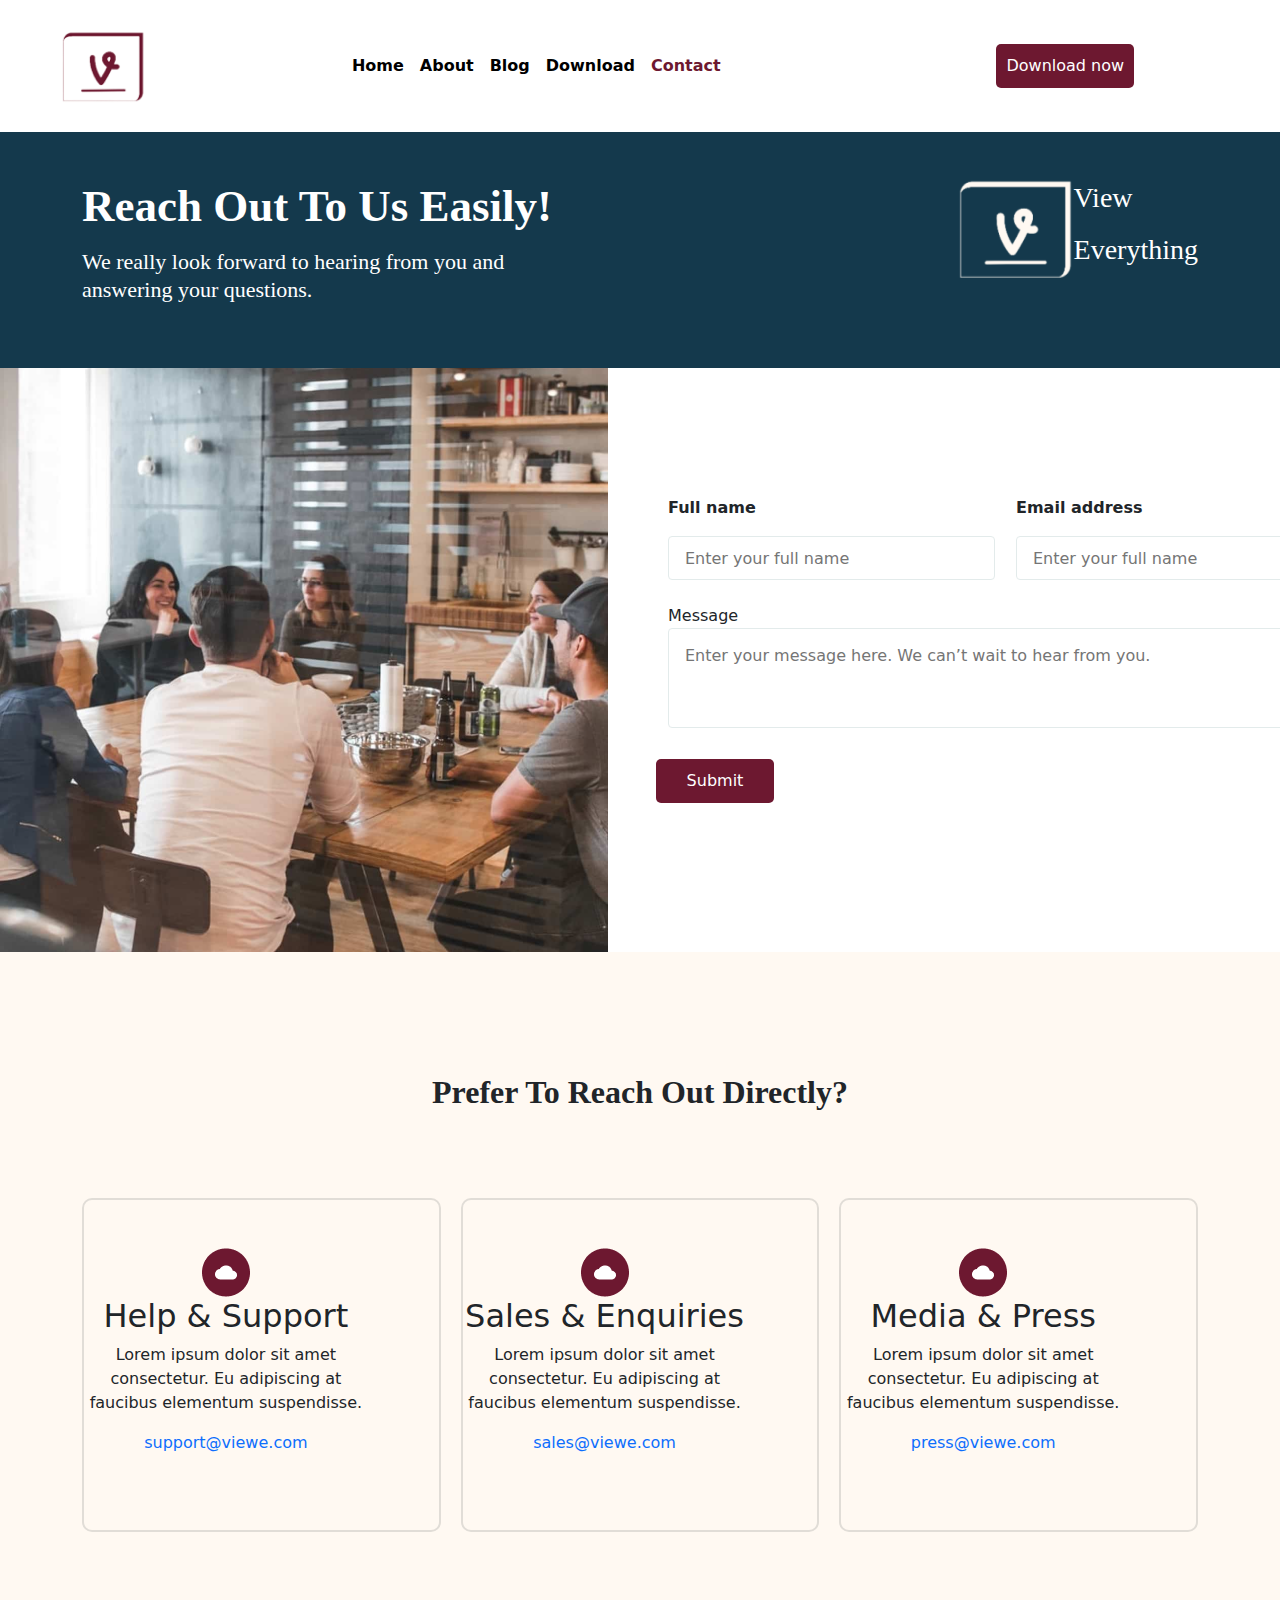
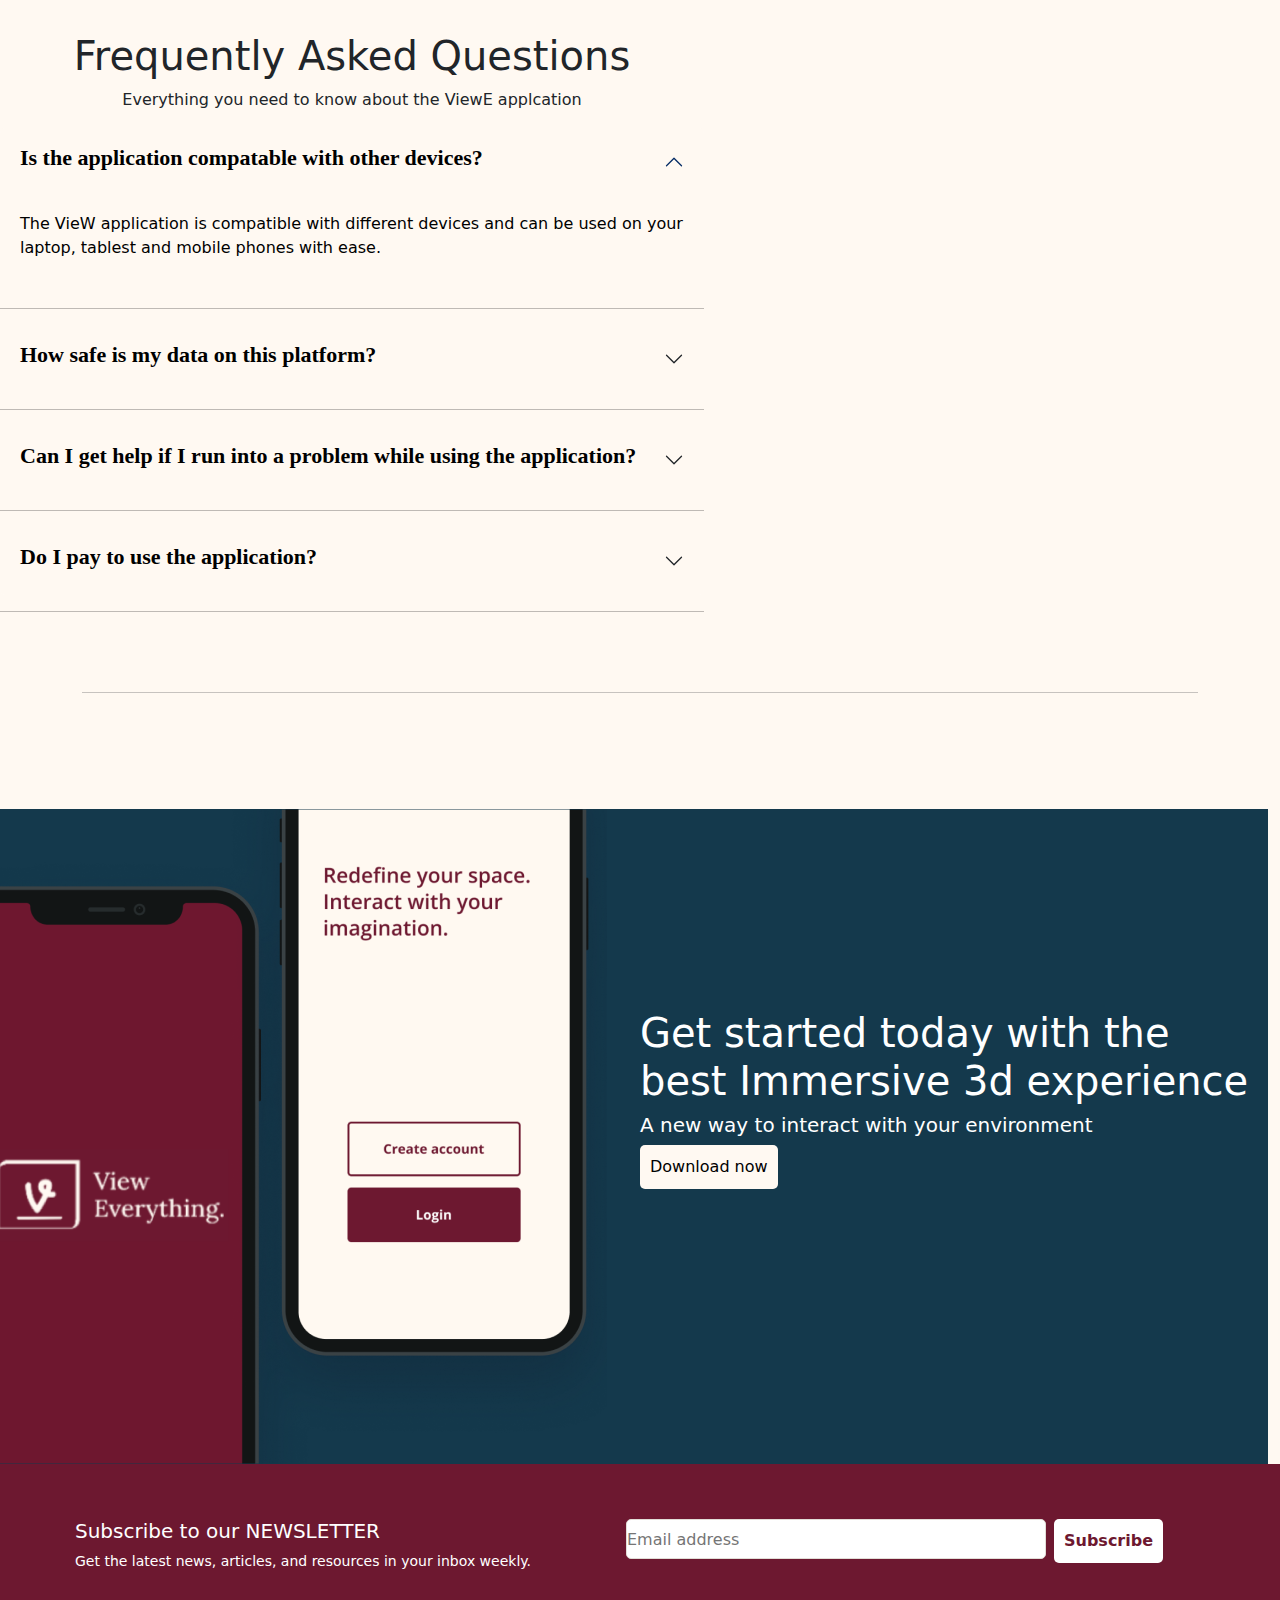
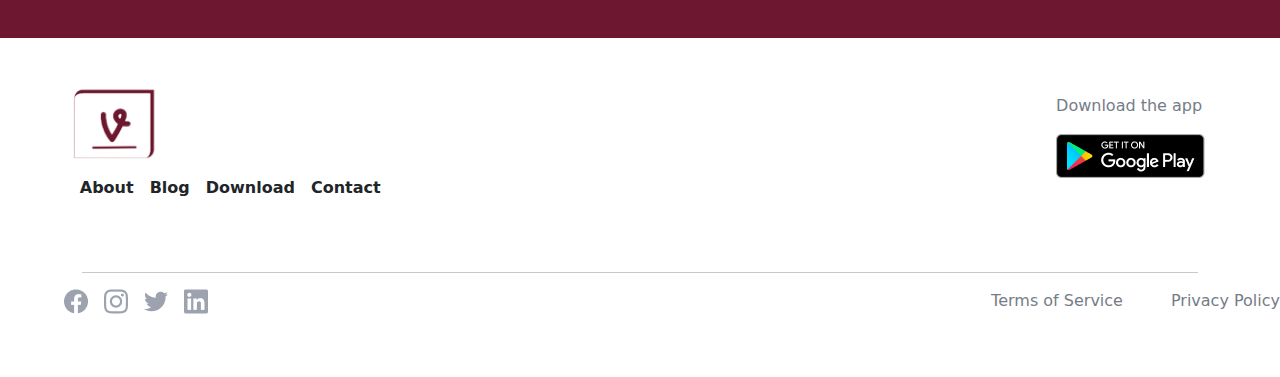
<file: contact.html>
<!DOCTYPE html>
<html lang="en">
<head>
    <meta charset="UTF-8">
    <meta name="viewport" content="width=device-width, initial-scale=1.0">
    <title>Document</title>
    <link rel="stylesheet" href="bootstrap-5.3.2-dist/css/bootstrap.css">
    <link rel="stylesheet" href="contact.css">
    <link rel="stylesheet" href="blog.css">
    <link rel="stylesheet" href="style.css">
    <link rel="stylesheet" href="about.css">
    <link rel="stylesheet" href="download.css">
</head>
<body>
    <header class="bg-white">
        <nav class="navbar navbar-expand-lg py-4">
      <div class="container-fluid">
        <a class="navbar-brand" href="#">
                <img src="img/image 17.png" alt="" class="mx-5">
        </a>
        <button class="navbar-toggler" type="button" data-bs-toggle="collapse" data-bs-target="#navbarSupportedContent" aria-controls="navbarSupportedContent" aria-expanded="false" aria-label="Toggle navigation">
          <span class="navbar-toggler-icon"></span>
        </button>
        <div class="collapse navbar-collapse" id="navbarSupportedContent">
          <ul class="navbar-nav  mb-2 mb-lg-0 mx-auto">
            <li class="nav-item" >
              <a class="nav-link active " aria-current="page" href="index.html" style="font-weight: bold;">Home</a>
            </li>
            <li class="nav-item">
              <a class="nav-link active" href="about.html" style="font-weight: bold;">About</a>
            </li>
            <li class="nav-item ">
              <a class="nav-link active" href="blog.html" role="button"  aria-expanded="false" style="font-weight: bold;">
                Blog
              </a>
            </li>
            <li class="nav-item">
              <a class="nav-link active" href="download.html" aria-disabled="true" style="font-weight: bold;">Download</a>
            </li>
            <li class="nav-item ">
                <a class="nav-link active" href="contact.html" role="button"  aria-expanded="false" style="font-weight: bold;color: #6d1830;">
                  Contact
                </a>
              </li>
          </ul>
          <form class="d-flex mx-auto" >
            <button  style="background-color: #6d1830;color: white;border-radius: 5px;border: none;padding: 10px;"  type="submit">Download now</button>
          </form>
        </div>
      </div>
    </nav>
    </header>
    <main>
        <section style="background-color: rgba(20, 57, 76, 1);">
          <div class="container py-5">
              <div class="d-flex">
                  <div class=" family">
                    <p style="font-family: Lora;font-size: 45px;font-weight: 600;line-height: 52px;letter-spacing: 0px;text-align: left;color: rgba(255, 255, 255, 1);">Reach Out To Us Easily!</p>
                    <p style=" font-family: Open Sans;font-size: 22px;font-weight: 400;line-height: 28px;letter-spacing: 0px;text-align: left;color: rgba(255, 255, 255, 1);">We really look forward to hearing from you and answering your questions.</p>
                </div>
                  <div class="view" >
                      <nav class="d-flex ">
                          <div><img src="img/image 37.png" alt=""  class="img-fluid ms-5"></div>
                          <div>
                              <p style="color: rgba(255, 255, 255, 1);font-family: Lora;font-size: 28px;font-weight: 400;line-height: 36px;letter-spacing: 0px;text-align: left;
                              ">View</p>
                              <p style="color: rgba(255, 255, 255, 1);font-family: Lora;font-size: 28px;font-weight: 400;line-height: 36px;letter-spacing: 0px; text-align: left; ">Everything</p>
                          </div>
                      </nav>
                  </div>
              </div>
          </div>
      </section>
        <section>
                <div class="block gap-5">
                    <div >
                        <img src="img/Image (1).png" alt="" class="img-fluid">
                    </div>
                    <div  style="padding-top: 10%;" class="name">
                        <form class="container">
                          <div class="flex">
                           <div style="display: block;"> <label for="Full name" style="font-weight: bold;" >Full name</label></p>
                           <input class="ps-3 input"  type="text" name="" id="" placeholder="Enter your full name" style="border-radius: 4px;border: 1px solid rgba(227, 235, 235, 1);"></div>
                           <div style="display: block;"><label for="Email address" style="font-weight: bold; ">Email address</label></p>
                           <input class="ps-3 input" type="email" name=""  id="" placeholder="Enter your full name" style=" border-radius: 4px;border: 1px solid rgba(227, 235, 235, 1);" ></div>
                           </div><br>
                            <label for="Message">Message</label><br>
                           <!-- <input class="ps-3 output" style="border-radius: 4px;border: 1px solid rgba(227, 235, 235, 1);" type="text" name="" id="" placeholder="Enter your message here. We can’t wait to&#10;hear from you."> -->
                           <textarea name="" id="" cols="30" rows="10" class="ps-3 output" style="border-radius: 4px;border: 1px solid rgba(227, 235, 235, 1);padding: 15px;" placeholder="Enter your message here. We can’t wait to hear from you."></textarea>
                        </form>
                        <br>
                        <form  >
                            <button  style="background-color: #6d1830;color: white;border-radius: 5px;border: none;padding: 10px;width: 20%;"  type="submit">Submit</button>
                          </form>
                    </div>
                </div>
        </section>
      <section class="sec1">
        <p style="font-family: Lora;font-size: 32px;font-weight: 600;line-height: 40px;letter-spacing: 0px;padding-top: 120px;padding-bottom: 70px;" class="reach container">Prefer To Reach Out Directly?</p>
        <nav class="container">
          <div class="boot">
            <div style="border: 2px solid #e1ddd7;border-radius: 10px;justify-content: center;" class="amet">
              <div class=" pt-5  pb-5" style="width: 80%;text-align: center;"  >
                <img src="img/Frame 40566.png" alt="" class="img-fluid" >
            <h2>Help & Support</h2>
            <p>Lorem ipsum dolor sit amet  consectetur. Eu adipiscing at  faucibus elementum  suspendisse. </p>
            <a href="" style="text-decoration: none;">support@viewe.com</a>
            </div>
            </div>
            <div style="border: 2px solid #e1ddd7;border-radius: 10px;justify-content: center;" class="amet " id="sales" >
              <div class=" pt-5  pb-5" style="width: 80%;text-align: center;"  >
              <img src="img/Frame 40566.png" alt="" class="img-fluid" >
                <h2>Sales & Enquiries</h2>
                <p>Lorem ipsum dolor sit amet  consectetur. Eu adipiscing at  faucibus elementum  suspendisse. </p>
                <a href="" style="text-decoration: none;">sales@viewe.com</a>
                </div>
            </div>
            <div style="border: 2px solid #e1ddd7;border-radius: 10px;justify-content: center;" class="amet"  id="sales">
              <div class=" pt-5  pb-5" style="width: 80%;text-align: center;"  >
              <img src="img/Frame 40566.png" alt="" class="img-fluid" >
                <h2>Media & Press</h2>
                <p>Lorem ipsum dolor sit amet  consectetur. Eu adipiscing at  faucibus elementum  suspendisse. </p>
                <a href="" style="text-decoration: none;">press@viewe.com</a>
              </div>
            </div>
          </div>
        </nav>
        <nav  class="cord">
          <div style="padding-top: 100px;" class="container">
            <h1 class="ask">Frequently Asked Questions</h1>
          <p class="you">Everything you need to know about the ViewE applcation</p>
          </div>
        <div class="accordion div" id="accordionPanelsStayOpenExample">
          <div class="accordion-item" >
            <h2 class="accordion-header" >
              <button class="accordion-button" style="background-color: #fff9f2;border: none;color: black;box-shadow: none;" type="button" data-bs-toggle="collapse" data-bs-target="#panelsStayOpen-collapseOne" aria-expanded="true" aria-controls="panelsStayOpen-collapseOne">
                <h3  class="font" style="font-family: Open Sans;font-size: 22px;font-weight: 600;line-height: 28px;letter-spacing: 0px;text-align: left;">Is the application compatable with other devices?</h3>
              </button>
            </h2>
            <div id="panelsStayOpen-collapseOne" class="accordion-collapse collapse show">
              <div class="accordion-body">
                <p>The VieW application is compatible with different devices and can be used on your laptop, tablest  and mobile phones with ease.</p>
              </div>
            </div>
          </div>
          <hr>
          <div class="accordion-item">
            <h2 class="accordion-header">
              <button class="accordion-button collapsed" type="button" data-bs-toggle="collapse" data-bs-target="#panelsStayOpen-collapseTwo" aria-expanded="false" aria-controls="panelsStayOpen-collapseTwo">
                <h3 class=" font" style="font-family: Open Sans;font-size: 22px;font-weight: 600;line-height: 28px;letter-spacing: 0px;text-align: left;">How safe is my data on this platform?</h3>
              </button>
            </h2>
            <div id="panelsStayOpen-collapseTwo" class="accordion-collapse collapse">
              <div class="accordion-body">
          
              </div>
            </div>
          </div>
          <hr>
          <div class="accordion-item">
            <h2 class="accordion-header">
              <button class="accordion-button collapsed " type="button"  data-bs-toggle="collapse" data-bs-target="#panelsStayOpen-collapseThree" aria-expanded="false" aria-controls="panelsStayOpen-collapseThree">
                <h3 class="font" style="font-family: Open Sans;font-size: 22px;font-weight: 600;line-height: 28px;letter-spacing: 0px;text-align: left;">Can I get help if I run into a problem while using the application?</h3>
              </button>
            </h2>
            <div id="panelsStayOpen-collapseThree" class="accordion-collapse collapse">
              <div class="accordion-body">
                
              </div>
            </div>
          </div>
          <hr>
          <div class="accordion-item">
            <h2 class="accordion-header">
              <button class="accordion-button collapsed " type="button"  data-bs-toggle="collapse" data-bs-target="#panelsStayOpen-collapseFour" aria-expanded="false" aria-controls="panelsStayOpen-collapsefour">
                <h3 class="font"  style="font-family: Open Sans;font-size: 22px;font-weight: 600;line-height: 28px;letter-spacing: 0px;text-align: left;">Do I pay to use the application?</h3>
              </button>
            </h2>
            <div id="panelsStayOpen-collapseFour" class="accordion-collapse collapse">
              <div class="accordion-body">
                
              </div>
            </div>
          </div>
          <hr >
        </div>
        
      </nav>
          <div class="container pt-5">
            <hr>
          </div>
    
            <section class="envy">
              <nav  style="padding-top: 100px;">
                <div class="row get" >
                  <div class="col-lg-6 col-md-6 col-sm-12 "><img src="img/image 14.png" alt="" class="img-fluid"></div> 
                        <div class="col-lg-6 col-md-6 col-sm-12 text-white started ">
                          <h1 class="today">Get started today with the best Immersive 3d experience</h1>
                          <h5 class="interact">A new way to interact with your environment</h5>
                          <div class="button1"><button  style="background-color: #fff9f2;color: black;border-radius: 5px;border: none;padding: 10px;"   type="submit">Download now</button></div>
                        </div>
                </div>
                </nav>
            </section>
      </section>
 
        <section>
        <nav>
          <div class=" our gap-5" >
            <div >
              <h3 class="text-white" style="font-size: 20px;">Subscribe to our NEWSLETTER</h3>
              <p class="text-white" style="font-size: 14px;">Get the latest news, articles, and resources in your inbox weekly.</p>
            </div>
            <div class="mx-auto">
              <form class="form" >
                <input class=" me-2 Email" type="search" placeholder="Email address" aria-label="Search" style="height: 40px;border-radius: 5px;border: 1px solid #e1ddd7;">
                <div class="button2"><button   style="background-color: white;color: #6d1830;border-radius: 5px;border: none;padding: 10px;font-weight: bold;"  type="submit">Subscribe</button></div>
            </div>
          </div>
        </nav>
    </section>
    <section>
      <nav >
        <div class="contact">
      <div class="about">
      <p><img src="img/image 17.png" alt="" class=" mt-5 img-fluid image"></p>
      <ul style="list-style-type: none;display: flex;" class="gap-3 blog">
      <li class="nav-item">
        <a class="nav-link active" href="about.html" style="font-weight: bold;">About</a>
      </li>
      <li class="nav-item ">
        <a class="nav-link active" href="blog.html" role="button"  aria-expanded="false" style="font-weight: bold;">
          Blog
        </a>
      </li>
      <li class="nav-item">
        <a class="nav-link active" href="download.html" aria-disabled="true" style="font-weight: bold;">Download</a>
      </li>
      <li class="nav-item ">
          <a class="nav-link active" href="contact.html" role="button"  aria-expanded="false" style="font-weight: bold;">
            Contact
          </a>
        </li>
      </ul>
    </div>
    <div class="mt-5 Google"  >
      <p class="mt-2" style="color: #767c87;">Download the app</p>
      <img src="img/Store Badge.png" alt="">
            <p class="text-white">Get it on <br>
              <span style="font-weight: bold;"> Google Play</span> </p>
        </div>
    </div>
    </div>
  </div>
  </nav>
  <div class="container" style="margin-top: 30px;">
    <hr>
  </div>
    </section>
    <section>
      <div class=" mb-5 mt-2">
        <div class="group">
          <div class=" d-flex gap-3 Social">
            <div><img src="img/Social icon.png" alt=""></div>
            <div><img src="img/Group.png" alt=""></div>
            <div><img src="img/Social icon (2).png" alt=""></div>
            <div><img src="img/Group (2).png" alt=""></div>
          </div>
          <div class=" d-flex gap-5 term">
            <p style="color: #767c87;">Terms of Service</p>
            <p style="color: #767c87;">Privacy Policy</p>
          </div>
        </div>
      </div>
    </section>

        

    <script src="bootstrap-5.3.2-dist/js/bootstrap.bundle.js"></script>
</body>
</html>
</file>
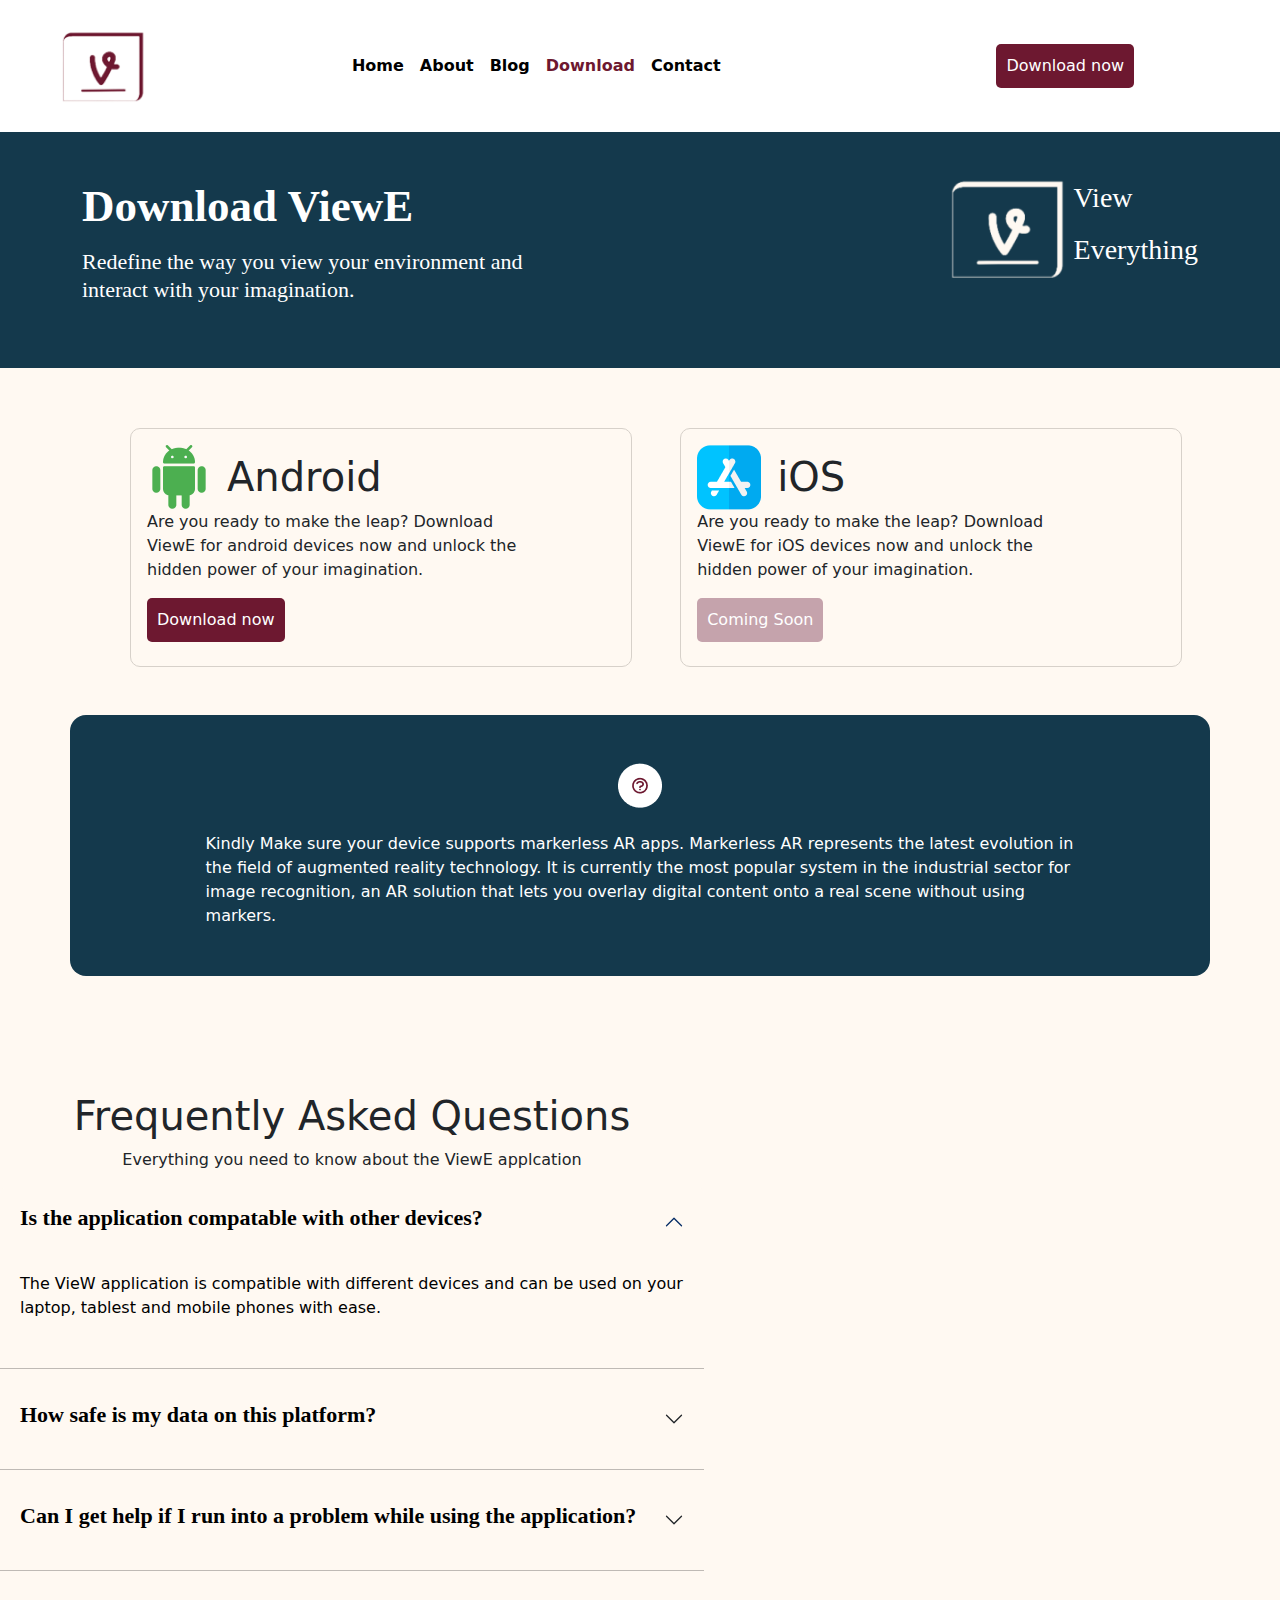
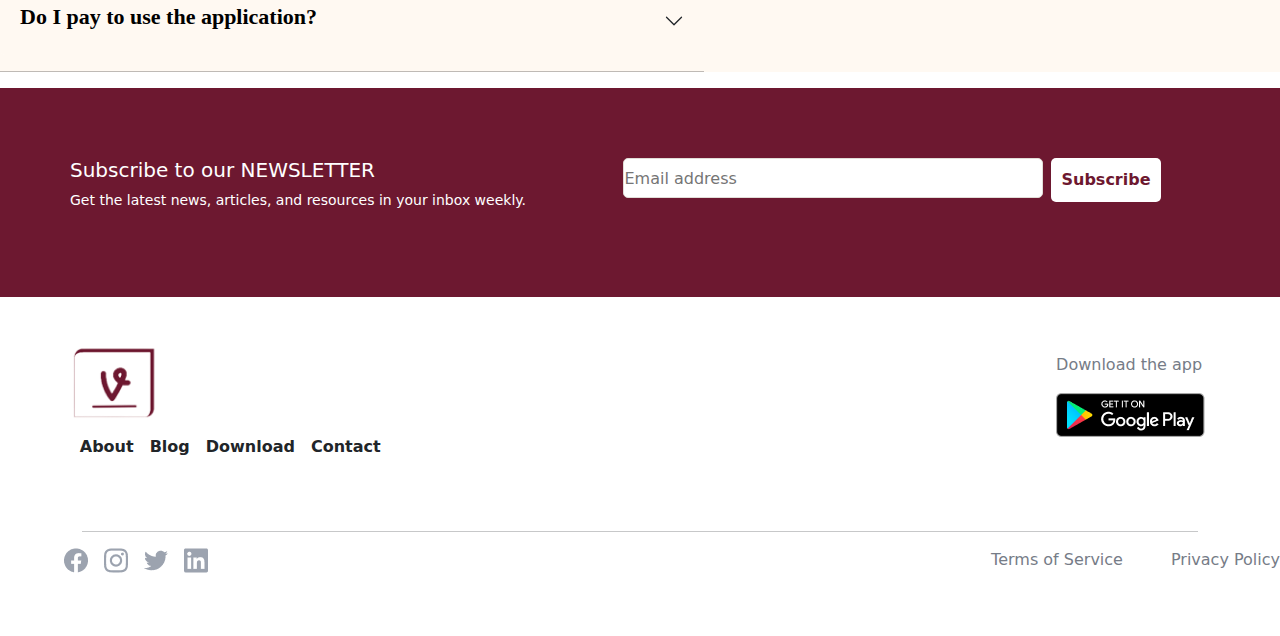
<file: download.html>
<!DOCTYPE html>
<html lang="en">
<head>
    <meta charset="UTF-8">
    <meta name="viewport" content="width=device-width, initial-scale=1.0">
    <title>Document</title>
    <link rel="stylesheet" href="bootstrap-5.3.2-dist/css/bootstrap.css">
    <link rel="stylesheet" href="about.css">
    <link rel="stylesheet" href="style.css">
    <link rel="stylesheet" href="download.css">
    <link rel="stylesheet" href="blog.css">
    <link rel="stylesheet" href="contact.css">
</head>
<body>
    <header class="bg-white">
        <nav class="navbar navbar-expand-lg py-4">
      <div class="container-fluid">
        <a class="navbar-brand" href="#">
                <img src="img/image 17.png" alt="" class="mx-5">
        </a>
        <button class="navbar-toggler" type="button" data-bs-toggle="collapse" data-bs-target="#navbarSupportedContent" aria-controls="navbarSupportedContent" aria-expanded="false" aria-label="Toggle navigation">
          <span class="navbar-toggler-icon"></span>
        </button>
        <div class="collapse navbar-collapse" id="navbarSupportedContent">
          <ul class="navbar-nav  mb-2 mb-lg-0 mx-auto">
            <li class="nav-item" >
              <a class="nav-link active " aria-current="page" href="index.html" style="font-weight: bold;">Home</a>
            </li>
            <li class="nav-item">
              <a class="nav-link active" href="about.html" style="font-weight: bold;">About</a>
            </li>
            <li class="nav-item ">
              <a class="nav-link active" href="blog.html" role="button"  aria-expanded="false" style="font-weight: bold;">
                Blog
              </a>
            </li>
            <li class="nav-item">
              <a class="nav-link active" href="download.html" aria-disabled="true" style="font-weight: bold;color: #6d1830;">Download</a>
            </li>
            <li class="nav-item ">
                <a class="nav-link active" href="contact.html" role="button"  aria-expanded="false" style="font-weight: bold;">
                  Contact
                </a>
              </li>
          </ul>
          <form class="d-flex mx-auto" >
            <button  style="background-color: #6d1830;color: white;border-radius: 5px;border: none;padding: 10px;"  type="submit">Download now</button>
          </form>
        </div>
      </div>
    </nav>
    </header>
    <main>
      <section style="background-color: rgba(20, 57, 76, 1);">
        <div class="container py-5">
            <div class="d-flex">
                <div class=" family">
                    <p style="font-family: Lora;font-size: 45px;font-weight: 600;line-height: 52px;letter-spacing: 0px;text-align: left;color: rgba(255, 255, 255, 1);">Download ViewE</p>
                    <p style=" font-family: Open Sans;font-size: 22px;font-weight: 400;line-height: 28px;letter-spacing: 0px;text-align: left;color: rgba(255, 255, 255, 1);">Redefine the way you view your environment and interact with your imagination.</p>
                </div>
                <div class="view" >
                    <nav class="d-flex gap-2">
                        <div><img src="img/image 37.png" alt=""  class="img-fluid ms-5"></div>
                        <div>
                            <p style="color: rgba(255, 255, 255, 1);font-family: Lora;font-size: 28px;font-weight: 400;line-height: 36px;letter-spacing: 0px;text-align: left;
                            ">View</p>
                            <p style="color: rgba(255, 255, 255, 1);font-family: Lora;font-size: 28px;font-weight: 400;line-height: 36px;letter-spacing: 0px; text-align: left; ">Everything</p>
                        </div>
                    </nav>
                </div>
            </div>
        </div>
    </section>
    <section class="sec1">
        <div class="container">
        <nav class="  gap-5 are">
            <br>
            <br>
            <div class="make ps-3 pt-3 pb-4 " style="border: 1px solid rgba(215, 209, 202, 1);border-radius: 10px;">
                <div class="d-flex gap-3"><img src="img/image 41.png" alt="">
                <h1 class="mt-2">Android</h1></div>
                <p class="leap">Are you ready to make the leap? Download ViewE for android devices now and unlock the hidden power of your imagination.</p>
                <form  >
                    <button  style="background-color: #6d1830;color: white;border-radius: 5px;border: none;padding: 10px;"  type="submit">Download now</button>
                  </form>
            </div>
            <div class="make1 ps-3 pt-3 pb-4" style="border: 1px solid rgba(215, 209, 202, 1);border-radius: 10px;">
                <div class="d-flex gap-3"><img src="img/image 42.png" alt="">
                    <h1 class="mt-2">iOS</h1></div>
                    <p class="leap">Are you ready to make the leap? Download ViewE for iOS devices now and unlock the hidden power of your imagination.</p>
                    <form  >
                        <button  style="background-color: #c5a3ac;color: white;border-radius: 5px;border: none;padding: 10px;"  type="submit">Coming Soon</button>
                      </form>
            </div>
        </nav>
    </div>
    <nav class="container mt-5 device" style="background: rgba(20, 57, 76, 1);">
        <div class="frame"><img src="img/Frame 40676.png" alt="" class="center pt-5 pb-4"></div>
        <p class="text-white container pb-5" id="kind" style="width: 80%;">Kindly Make sure your device supports markerless AR apps. Markerless AR represents the latest evolution in the field of augmented reality technology. It is currently the most popular system in the industrial sector for image recognition, an AR solution that lets you overlay digital content onto a real scene without using markers.</p>
        <p class=" text-white  kind2 " style="width: 95%;">Kindly Make sure your device supports markerless AR apps. </p> <p class=" text-white  kind2" style="width: 95%;">Markerless AR represents the latest evolution in the field of augmented reality technology.</p> <p class=" text-white  kind2 pb-5" style="width: 95%;"> It is currently the most popular system in the industrial sector for image recognition, an AR solution that lets you overlay digital content onto a real scene without using markers.</p>
       </nav>
       <nav  class="cord">
        <div style="padding-top: 100px;" class="container">
          <h1 class="ask">Frequently Asked Questions</h1>
        <p class="you">Everything you need to know about the ViewE applcation</p>
        </div>
      <div class="accordion div" id="accordionPanelsStayOpenExample">
        <div class="accordion-item" >
          <h2 class="accordion-header" >
            <button class="accordion-button" style="background-color: #fff9f2;border: none;color: black;box-shadow: none;" type="button" data-bs-toggle="collapse" data-bs-target="#panelsStayOpen-collapseOne" aria-expanded="true" aria-controls="panelsStayOpen-collapseOne">
              <h3  class="font" style="font-family: Open Sans;font-size: 22px;font-weight: 600;line-height: 28px;letter-spacing: 0px;text-align: left;">Is the application compatable with other devices?</h3>
            </button>
          </h2>
          <div id="panelsStayOpen-collapseOne" class="accordion-collapse collapse show">
            <div class="accordion-body">
              <p>The VieW application is compatible with different devices and can be used on your laptop, tablest  and mobile phones with ease.</p>
            </div>
          </div>
        </div>
        <hr>
        <div class="accordion-item">
          <h2 class="accordion-header">
            <button class="accordion-button collapsed" type="button" data-bs-toggle="collapse" data-bs-target="#panelsStayOpen-collapseTwo" aria-expanded="false" aria-controls="panelsStayOpen-collapseTwo">
              <h3 class=" font" style="font-family: Open Sans;font-size: 22px;font-weight: 600;line-height: 28px;letter-spacing: 0px;text-align: left;">How safe is my data on this platform?</h3>
            </button>
          </h2>
          <div id="panelsStayOpen-collapseTwo" class="accordion-collapse collapse">
            <div class="accordion-body">
        
            </div>
          </div>
        </div>
        <hr>
        <div class="accordion-item">
          <h2 class="accordion-header">
            <button class="accordion-button collapsed " type="button"  data-bs-toggle="collapse" data-bs-target="#panelsStayOpen-collapseThree" aria-expanded="false" aria-controls="panelsStayOpen-collapseThree">
              <h3 class="font" style="font-family: Open Sans;font-size: 22px;font-weight: 600;line-height: 28px;letter-spacing: 0px;text-align: left;">Can I get help if I run into a problem while using the application?</h3>
            </button>
          </h2>
          <div id="panelsStayOpen-collapseThree" class="accordion-collapse collapse">
            <div class="accordion-body">
              
            </div>
          </div>
        </div>
        <hr>
        <div class="accordion-item">
          <h2 class="accordion-header">
            <button class="accordion-button collapsed " type="button"  data-bs-toggle="collapse" data-bs-target="#panelsStayOpen-collapseFour" aria-expanded="false" aria-controls="panelsStayOpen-collapsefour">
              <h3 class="font"  style="font-family: Open Sans;font-size: 22px;font-weight: 600;line-height: 28px;letter-spacing: 0px;text-align: left;">Do I pay to use the application?</h3>
            </button>
          </h2>
          <div id="panelsStayOpen-collapseFour" class="accordion-collapse collapse">
            <div class="accordion-body">
              
            </div>
          </div>
        </div>
        <hr >
      </div>
      
    </nav>
    </section>
    <section>
        <nav>
          <div class=" our gap-5" >
            <div >
              <h3 class="text-white" style="font-size: 20px;">Subscribe to our NEWSLETTER</h3>
              <p class="text-white" style="font-size: 14px;">Get the latest news, articles, and resources in your inbox weekly.</p>
            </div>
            <div class="mx-auto">
              <form class="form" >
                <input class=" me-2 Email" type="search" placeholder="Email address" aria-label="Search" style="height: 40px;border-radius: 5px;border: 1px solid #e1ddd7;">
                <div class="button2"><button   style="background-color: white;color: #6d1830;border-radius: 5px;border: none;padding: 10px;font-weight: bold;"  type="submit">Subscribe</button></div>
            </div>
          </div>
        </nav>
    </section>
    <section>
      <nav >
        <div class="contact">
      <div class="about">
      <p><img src="img/image 17.png" alt="" class=" mt-5 img-fluid image"></p>
      <ul style="list-style-type: none;display: flex;" class="gap-3 blog">
      <li class="nav-item">
        <a class="nav-link active" href="about.html" style="font-weight: bold;">About</a>
      </li>
      <li class="nav-item ">
        <a class="nav-link active" href="blog.html" role="button"  aria-expanded="false" style="font-weight: bold;">
          Blog
        </a>
      </li>
      <li class="nav-item">
        <a class="nav-link active" href="download.html" aria-disabled="true" style="font-weight: bold;">Download</a>
      </li>
      <li class="nav-item ">
          <a class="nav-link active" href="contact.html" role="button"  aria-expanded="false" style="font-weight: bold;">
            Contact
          </a>
        </li>
      </ul>
    </div>
    <div class="mt-5 Google"  >
      <p class="mt-2" style="color: #767c87;">Download the app</p>
      <img src="img/Store Badge.png" alt="">
            <p class="text-white">Get it on <br>
              <span style="font-weight: bold;"> Google Play</span> </p>
        </div>
    </div>
    </div>
  </div>
  </nav>
  <div class="container" style="margin-top: 30px;">
    <hr>
  </div>
    </section>
    <section>
      <div class=" mb-5 mt-2">
        <div class="group">
          <div class=" d-flex gap-3 Social">
            <div><img src="img/Social icon.png" alt=""></div>
            <div><img src="img/Group.png" alt=""></div>
            <div><img src="img/Social icon (2).png" alt=""></div>
            <div><img src="img/Group (2).png" alt=""></div>
          </div>
          <div class=" d-flex gap-5 term">
            <p style="color: #767c87;">Terms of Service</p>
            <p style="color: #767c87;">Privacy Policy</p>
          </div>
        </div>
      </div>
    </section>
      </main>


      <script src="bootstrap-5.3.2-dist/js/bootstrap.bundle.js"></script>
</body>
</html>
</file>
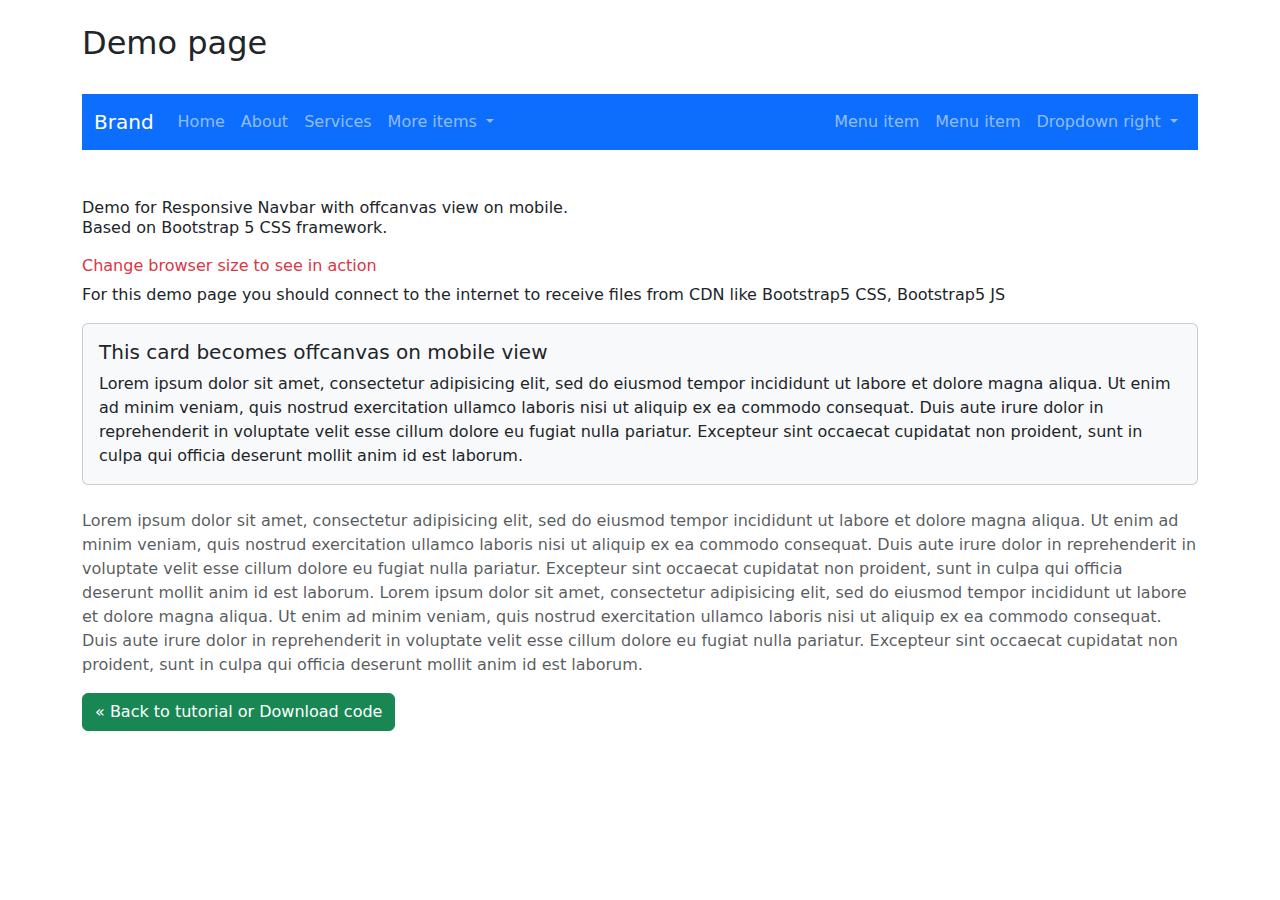
<file: img/offcanvas-mobile/offcanvas-mobile.html>
<!DOCTYPE HTML>
<html lang="en">
<head>
<meta charset="utf-8">
<meta name="viewport" content="width=device-width, initial-scale=1, shrink-to-fit=no">
<meta name="keywords" content="htmlcss bootstrap menu, navbar, offcanvas, sidebar nav menu CSS examples" />
<meta name="description" content="Bootstrap 5 navbar make offcanvas on responsive mobile" />  

<title>Demo - Bootstrap 5 navbar offcanvas on mobile. html code example </title>

<link href="https://cdn.jsdelivr.net/npm/bootstrap@5.0.0-beta2/dist/css/bootstrap.min.css" rel="stylesheet" crossorigin="anonymous">
<script src="https://cdn.jsdelivr.net/npm/bootstrap@5.0.0-beta2/dist/js/bootstrap.bundle.min.js"crossorigin="anonymous"></script>

<style type="text/css">

body.offcanvas-active{
	overflow:hidden;
}

.offcanvas-header{ display:none; }

.screen-darken{
	height: 100%;
	width:0%;
	z-index: 30;
	position: fixed;
	top: 0;
	right: 0;
	opacity:0;
	visibility:hidden;
	background-color: rgba(34, 34, 34, 0.6);
	transition:opacity .2s linear, visibility 0.2s, width 2s ease-in;
}

.screen-darken.active{
	z-index:10; 
	transition:opacity .3s ease, width 0s;
    opacity:1;
    width:100%;
    visibility:visible;
}

/* ============ mobile view ============ */
@media all and (max-width: 991px) {
	
	.offcanvas-header{ display:block; }

	.mobile-offcanvas{
		visibility: hidden;
		transform:translateX(-100%);
	    border-radius:0; 
		display:block;
	    position: fixed;
	    top: 0; left:0;
	    height: 100%;
	    z-index: 1200;
	    width:80%;
	    overflow-y: scroll;
	    overflow-x: hidden;
	    transition: visibility .3s ease-in-out, transform .3s ease-in-out;
	}

	.mobile-offcanvas.show{
		visibility: visible;
    	transform: translateX(0);
	}
	.mobile-offcanvas .container, .mobile-offcanvas .container-fluid{
		display: block;
	}

}	
/* ============ mobile view .end// ============ */
</style>

<script type="text/javascript">

	function darken_screen(yesno){
		if( yesno == true ){
			document.querySelector('.screen-darken').classList.add('active');
		}
		else if(yesno == false){
			document.querySelector('.screen-darken').classList.remove('active');
		}
	}
	
	function close_offcanvas(){
		darken_screen(false);
		document.querySelector('.mobile-offcanvas.show').classList.remove('show');
		document.body.classList.remove('offcanvas-active');
	}

	function show_offcanvas(offcanvas_id){
		darken_screen(true);
		document.getElementById(offcanvas_id).classList.add('show');
		document.body.classList.add('offcanvas-active');
	}

	document.addEventListener("DOMContentLoaded", function(){
		document.querySelectorAll('[data-trigger]').forEach(function(everyelement){
			
			let offcanvas_id = everyelement.getAttribute('data-trigger');
			
			everyelement.addEventListener('click', function (e) {
				e.preventDefault();
	        	show_offcanvas(offcanvas_id);
	  			
			});
		});

		document.querySelectorAll('.btn-close').forEach(function(everybutton){
			
			everybutton.addEventListener('click', function (e) {
				e.preventDefault();
	        	close_offcanvas();
	  		});
		});

		document.querySelector('.screen-darken').addEventListener('click', function(event){
			close_offcanvas();
		});
		
    }); 
	// DOMContentLoaded  end
</script>

</head>
<body>

<span class="screen-darken"></span>

<header class="section-header py-4">
<div class="container">
	<h2>Demo page </h2> 
</div>
</header> <!-- section-header.// -->



<div class="container">

<button data-trigger="navbar_main" class="d-lg-none btn btn-warning" type="button">  Show navbar </button>
<button data-trigger="card_mobile" class="d-lg-none btn btn-warning" type="button">  Show card </button>


<!-- ============= COMPONENT ============== -->
<nav id="navbar_main" class="mobile-offcanvas navbar navbar-expand-lg navbar-dark bg-primary">
 <div class="container-fluid">
    <div class="offcanvas-header">  
		<button class="btn-close float-end"></button>
	</div>
    <a class="navbar-brand" href="#">Brand</a>

	<ul class="navbar-nav">
		<li class="nav-item active"> <a class="nav-link" href="#">Home </a> </li>
		<li class="nav-item"><a class="nav-link" href="#"> About </a></li>
		<li class="nav-item"><a class="nav-link" href="#"> Services </a></li>
		<li class="nav-item dropdown">
			<a class="nav-link  dropdown-toggle" href="#" data-bs-toggle="dropdown">  More items  </a>
		    <ul class="dropdown-menu">
			  <li><a class="dropdown-item" href="#"> Submenu item 1</a></li>
			  <li><a class="dropdown-item" href="#"> Submenu item 2 </a></li>
			  <li><a class="dropdown-item" href="#"> Submenu item 3 </a></li>
		    </ul>
		</li>
	</ul>
	<ul class="navbar-nav ms-auto">
		<li class="nav-item"><a class="nav-link" href="#"> Menu item </a></li>
		<li class="nav-item"><a class="nav-link" href="#"> Menu item </a></li>
		<li class="nav-item dropdown">
			<a class="nav-link  dropdown-toggle" href="#" data-bs-toggle="dropdown"> Dropdown right </a>
		    <ul class="dropdown-menu dropdown-menu-end">
			  <li><a class="dropdown-item" href="#"> Submenu item 1</a></li>
			  <li><a class="dropdown-item" href="#"> Submenu item 2 </a></li>
		    </ul>
		</li>
	</ul>

 </div> <!-- container-fluid.// -->
</nav>
<!-- ============= COMPONENT END// ============== -->

<section class="section-content py-5">

		<h6>Demo for Responsive Navbar with offcanvas view on mobile. <br> Based on Bootstrap 5 CSS framework. 
			<br> <br> <span class="text-danger">Change browser size to see in action</span> 
		 </h6>
        <p>For this demo page you should connect to the internet to receive files from CDN  like Bootstrap5 CSS, Bootstrap5 JS</p>
       
       <article class="card mobile-offcanvas bg-light" id="card_mobile">
			<div class="card-body">
				<div class="offcanvas-header">  
					<button class="btn-close float-end"></button>
				</div>
				<h5>This card becomes offcanvas on mobile view</h5>
				Lorem ipsum dolor sit amet, consectetur adipisicing elit, sed do eiusmod
				tempor incididunt ut labore et dolore magna aliqua. Ut enim ad minim veniam,
				quis nostrud exercitation ullamco laboris nisi ut aliquip ex ea commodo
				consequat. Duis aute irure dolor in reprehenderit in voluptate velit esse
				cillum dolore eu fugiat nulla pariatur. Excepteur sint occaecat cupidatat non
				proident, sunt in culpa qui officia deserunt mollit anim id est laborum. 
			</div>
		</article>
		<br>
		<p class="text-muted"> Lorem ipsum dolor sit amet, consectetur adipisicing elit, sed do eiusmod
		tempor incididunt ut labore et dolore magna aliqua. Ut enim ad minim veniam,
		quis nostrud exercitation ullamco laboris nisi ut aliquip ex ea commodo
		consequat. Duis aute irure dolor in reprehenderit in voluptate velit esse
		cillum dolore eu fugiat nulla pariatur. Excepteur sint occaecat cupidatat non
		proident, sunt in culpa qui officia deserunt mollit anim id est laborum. Lorem ipsum dolor sit amet, consectetur adipisicing elit, sed do eiusmod
		tempor incididunt ut labore et dolore magna aliqua. Ut enim ad minim veniam,
		quis nostrud exercitation ullamco laboris nisi ut aliquip ex ea commodo
		consequat. Duis aute irure dolor in reprehenderit in voluptate velit esse
		cillum dolore eu fugiat nulla pariatur. Excepteur sint occaecat cupidatat non
		proident, sunt in culpa qui officia deserunt mollit anim id est laborum. </p>

		<a href="https://bootstrap-menu.com/detail-offcanvas-mobile.html" class="btn btn-success"> &laquo Back to tutorial or Download code</a>

</section>

</div><!-- container //  -->

</body>
</html>
</file>
<file: style.css>
*{
    margin: 0;
    padding: 0;
    box-sizing: border-box;
}
.sec1{
    background-color: #FFF9F2;
}
@media screen and (max-width:1500px) {
    .house{
        padding-top: 100px;
    }
    .accordion-button {
      background-color: #FFF9F2;
      color: black;
      box-shadow: none;
      
    }
    .accordion-item{
      border: none;
    }
    .accordion-button:hover {
      background-color: #FFF9F2;
      color: black;
      box-shadow: none;
    }
    #accordionPanelsStayOpenExample{
      background-color: #FFF9F2;
      color: black;
      box-shadow: none;
    }
    .accordion-body{
      background-color: #FFF9F2;
      color: black;
      box-shadow: none;
    }
    .change{
      width: 100%;
      justify-content: center;
    }
    .create{
        font-family: Lora;
        font-size: 24px;
        font-weight: 400;
        line-height: 32px;
        letter-spacing: 0px;
        text-align: left;
    }
    .to{
        font-family: Lora;
        font-size: 45px;
        font-weight: 600;
        line-height: 52px;
        letter-spacing: 0px;
        text-align: left; 
    }
    .Capture{
        background-position-y: 50%;
        background: #14394c;
        border-radius: 10px;
     }
     .sales{
      margin-top: 20px;
     }
    .way{
        font-family: Open Sans;
        font-size: 22px;
        font-weight: 400;
        line-height: 28px;
        letter-spacing: 0px;
        text-align: left;
    }
    .various{
        background-color: white;
        border-top: 4px solid #6d1830;
        border-right: 4px solid #6d1830;
        border-radius: 15px;
        
     }
     .our{
      background-color: #6d1830;
      width: 100%;
   }
     .select{
      padding-left: 15px;
      padding-top: 10px;
      border-radius: 10px;
      border-top: 2px solid  rgba(215, 209, 202, 1);
      border-bottom: 2px solid  rgba(215, 209, 202, 1);
      border-left: 1px solid  rgba(215, 209, 202, 1);
      border-right: 1px solid  rgba(215, 209, 202, 1);
   }
   
     .get{
         background: #14394c;
        width: 100%;
   }
     .work{
        background-color: white;
        border-top: 4px solid hsl(343, 64%, 26%);
        border-right: 4px solid #6d1830;
        border-radius: 15px;
        padding: 25px;
        width: 48%;
 }
 .clients{
  font-family: Lora;
  font-size: 32px;
  font-weight: 600;
  line-height: 40px;
  letter-spacing: 0px;
 }

 .feature{
    font-family: Lora;
    font-size: 32px;
    font-weight: 600;
    line-height: 40px;
    letter-spacing: 0px;
    margin-top: 50px;
 }
}
@media screen and (min-width:1000px) {
    .Download{
        display: flex;
     }
     .cord{
      width: 55%;
     }
     .select{
      width: 488px;
      height: 135px;
     }
     .private{
      width: 45%;
     }
     .Simple{
      display: flex;
     }
     .time{
      font-size: 23px;
     }
     .used{
      width: 48%;
     }
     .industry{
      font-size: 24px;
     }
     .game{
      margin-left: 5%;
      height: 312px;
     }
     .our{
      display: flex;
      padding-top: 55px;padding-left: 75px;padding-bottom: 50px;
     }
    
     .estate{
      width: 184px;
      height: 184px;
     }
     .enhance{
      display: flex;
     }
     .Yes{
      margin-top: -80px;
     }
     .various{
        background-color: white;
        border-top: 4px solid #6d1830;
        border-right: 4px solid #6d1830;
        border-radius: 15px;
        padding: 50px;
        justify-content: center;
     }
     .Capture{
      background-position-y: 50%;
      background: #14394c;
      border-radius: 10px;
      height: 400px;
   }
     .work{
        background-color: white;
        border-top: 4px solid hsl(343, 64%, 26%);
        border-right: 4px solid #6d1830;
        border-radius: 15px;
        padding: 25px;
        width: 48%;
     }
     .best{
      height: 287px;
     }
    .easy{
      height: 312px;
    }
     .feature{
      text-align: center;
     }
     .clients{
      text-align: center;
     }
     .and{
        justify-content: center;
     }
     
     .brand{
        padding-left: 75px;
     }
     .your{
        padding-top: 200px;
       }
       .started{
        padding-top: 200px;
      }
   .to{
      width: 100%;
   }
   .way{
    width: 90%;
   }
   .Email{
    width: 420px;
   }
   .form{
    display: flex;
   }
   .about{
    padding-left: 2%;
   }
   .blog{
    padding-left: 18%;
   }
   .img2{
    margin-top: 15%;
   }
  .img3{
    margin-top: -3%;
  }
   .Google{
    margin-left: 57%;
   }
   .group{
    display: flex;
   }
   .contact{
    display: flex;
   }
   .image{
    margin-left: 15%;
   }
   .term{
    margin-left: auto;
   }
   .Social{
    margin-left: 5%;
   }
   .visual{
    width: 305px;
    height: fit-content;
   }
   .decor{
    gap: 20px;
   }
 }
 @media screen and (max-width:600px)  {
    .brand{
        padding-left: 10px;
    }
    .select{
      height: 172px;
    }
    .Simple{
      display: block;
    }
    .sense{
      width: 89%;
    }
    .enhance{
      display: block;
    }
    .img1{
      margin-top: -8%;
      width: 106.91px;
height: 111.62px;
    }
    .img2{
      width: 143.07px;
height: 88.83px;
top: 55.45px;
left: 161.15px;
border-radius: 7.86px;
margin-top: 10%;
    }
    .img3{
      margin-top: -10%;
      width: 91.19px;
height: 113.98px;
top: 30.29px;
left: 18.87px;

    }
    .img4{
      width: 92.11px;
height: 109.27px;
top: 34.59px;
left: 179.23px;
margin-top: -5%;
    }
    .group{
      display: block;
      padding-left: 10%;
    }
    .term{
      padding-top: 5%;
    }
    .Google{
      padding-left: 10%;
    }
    .industry{
      font-size: 20px;
    }
    .image{
      margin-left: 10%;
    }
    .form{
      display: block;
    }
    .button2{
      padding-top: 5%;
    }
    .Email{
      width: 280px;
    }
    .contact{
      display: block;
    }
    .best{
      height: fit-content;
    }
    .game{
      height: fit-content;
    }
    .easy{
      height: fit-content;
    }
    .change{
      padding-left: 8%;
    }
    .option{
      margin-top: 10%;
    }
    .our{
      display: block;
      padding-top: 10%;
      padding-bottom: 10%;
      padding-left: 6%;
      padding-right: 6%;
    }
    .App{
      padding-left: 15px;
      padding-top: 10px;
      border-radius: 10px;
      border-top: 2px solid  rgba(215, 209, 202, 1);
      border-bottom: 2px solid  rgba(215, 209, 202, 1);
      border-left: 1px solid  rgba(215, 209, 202, 1);
      border-right: 1px solid  rgba(215, 209, 202, 1);
   }
   .APP1{
     margin-top: 50px;
   }
    .realImg{
      display: flex;
      justify-content: center;
    }
    .today{
      text-align: center;
    }
    .button1{
      display: flex;
      justify-content: center;
      margin-bottom: 8%;
    }
    .decor{
      gap: 12px;
    }
    .interact{
      text-align: center;
    }
    .started{
      padding-top: 50px;
    }
    .get{
      width: 100%;
    }
    .estate{
      width: 144.64px;
      height: 144.64px;
    }
    .Yes{
        display: flex;
        justify-self: center;
        margin-top: 120px;
      }
    .button{
        margin-left: 135px;
        width: 39%;
      }
    .Rating{
      align-content: center;
      }
      .now{
       text-align: center;
       
      }
      .white{
        width: 60%;
      }
    .Download{
        align-items: center;
    }
    .to{
        text-align: center;
    }
    .way{
        text-align: center;
    }
    .and{
        width: 90%;
      }
      .work{
        background-color: white;
        border-top: 4px solid #6d1830;
        border-right: 4px solid #6d1830;
        border-radius: 15px;
        padding: 25px;
        width: 100%;
     }
    .your{
        padding-top: 50px;
        
       }
       .house{
           padding-top: 0px;
       }
       .various{
        background-color: white;
        border-top: 4px solid #6d1830;
        border-right: 4px solid #6d1830;
        border-radius: 15px;
        width: 90%;
        padding-left: 5%;
        padding-right: 5%;
        margin-left: 5%;
     }
     .cont{
        overflow: hidden;
      }
      .NeRF{
        text-align: center;
      }
      .create{
        text-align: center;
      }
      .buttonNERF{
       justify-content: center;
       display: flex;
      }
      .Rating{
        text-align: center;
        display: flex;
        justify-content: center;
      }
      .Capture{
        background-position-y: 50%;
        background: #14394c;
        border-radius: 10px;
        height: 766px;
     }
     .feature{
      padding-left: 5%;
      padding-right: 8%;
     }
     .clients{
      padding-left: 5%;
      padding-right: 5%;
     }
     .private{
      margin-top: 5%;
     }
 }
 .Icon{
    width: 14px;
    
}
.View h2{
font-family: Lora;
font-size: 32px;
font-weight: 600;
line-height: 40px;
letter-spacing: 0px;
text-align: left;

}
view h4{
font-family: Lora;
font-size: 24px;
font-weight: 400;
line-height: 32px;
letter-spacing: 0px;
text-align: left;

}
view p{
font-family: Open Sans;
font-size: 16px;
font-weight: 400;
line-height: 24px;
letter-spacing: 0.5px;
text-align: left;

}
.get{
     background: #14394c;
     
}
@media screen and (max-width:999px) and (min-width:768px){
  .Yes{
    margin-top: -80px;
   }
   #sales{
    margin-top: 5%;
  }
   .your{
    padding-top: 100px;
   }
   .private{
    margin-top: 5%;
   }
   .select{
    height: 172px;
  }
   .make1{
    margin-top: 5%;
  }
   .family{
    width: 55%;
   }
   .span{
    display: flex;
    justify-content: center;
    justify-content: space-between;
   }
   .color{
    display: flex;
    justify-content: center;
 }
   .form{
    display: block;
  }
  .button2{
    padding-top: 5%;
  }
  .Email{
    width: 280px;
  }
   .our{
    display: flex;
   }
   .data1{
    margin-left: auto
 }
 .data2{
    margin-left: auto;
 }
 .data3{
    margin-left: auto;
 }
 .data4{
    margin-left: auto;
 }
   .contact{
    display: flex;
   }
   .Google{
    margin-left: auto;
   }
   .group{
    display: flex;
   }
   .term{
    margin-left: auto;
   }
   .Capture{
    background-position-y: 50%;
    background: #14394c;
    border-radius: 10px;
    height: 400px;
 }
 .started{
  padding-top: 100px;
}

.Article{
  border: 2px solid #e1ddd7;
border-radius: 10px;
width: 75%;
padding: 1%;
margin-left: 9%;
}
.Medium{
  padding-top: 20%;
}
.max{
  display: none;
}
.relate{
  display: flex;
}

.block{
  text-align: center;
}
}
@media screen and (max-width:767px) and (min-width:601px) {
  .cont{
    overflow: hidden;
  }
  #sales{
    margin-top: 5%;
  }
  .Rating{
    align-content: center;
    
    }
    .now{
     text-align: center;
     
    }
    .white{
      width: 60%;
    }
  .work{
    background-color: white;
    border-top: 4px solid #6d1830;
    border-right: 4px solid #6d1830;
    border-radius: 15px;
    padding: 25px;
    width: 100%;
 }
  .private{
    margin-top: 5%;
   }
  .select{
    height: 172px;
  }
  .block{
    text-align: center;
  }
  .sales{
    margin-top: 5%;
  }
  .relate{
    display: flex;
  }
  .make1{
    margin-top: 5%;
  }
  .Article{
    border: 2px solid #e1ddd7;
border-radius: 10px;
width: 90%;
padding-left: 4%;
padding-top: 5%;
margin-left: 5%;
}
.Medium{
  display: block;
  width: 95%;
  padding-bottom: 5%;
}
.max{
  display: none;
}
  .view{
    display: none;
  }
  .form{
    display: block;
  }
  .span{
    justify-content: space-between;
   }
  .button2{
    padding-top: 5%;
  }
  .Email{
    width: 280px;
  }
  .data1{
    margin-left: 40%;
 }
 .Mission{
  text-align: center;
 }
 .data2{
    margin-left: 53.5%;
 }
 .data3{
    margin-left: 20.5%;
 }
 .data4{
    margin-left: 60.6%;
 }
  .our{
    display: flex;
  }
  .today{
    text-align: center;
  }
  .interact{
    text-align: center;
  }
  .started{
    padding-top: 50px;
  }
 
  .get{
    width: 100%;
  }
  .button1{
    display: flex;
    justify-content: center;
    margin-bottom: 8%;
  }
  .NeRF{
    text-align: center;
  }
  .create{
    text-align: center;
  }
  .buttonNERF{
   justify-content: center;
   display: flex;
  }
  .contact{
    display: flex;
  }
  .Google{
    margin-left: auto;
   }
   .group{
    display: flex;
   }
   .term{
    margin-left: auto;
   }
  .Capture{
    background-position-y: 50%;
    background: #14394c;
    border-radius: 10px;
    height: 766px;
 }
 .Yes{
  display: flex;
  justify-self: center;
  margin-top: 120px;
}
}
.select{
  padding-left: 15px;
  padding-top: 10px;
  border-radius: 10px;
  border-top: 2px solid  rgba(215, 209, 202, 1);
  border-bottom: 2px solid  rgba(215, 209, 202, 1);
  border-left: 1px solid  rgba(215, 209, 202, 1);
  border-right: 1px solid  rgba(215, 209, 202, 1);
}
@media screen and (min-width:1500px) {
  .change{
    justify-content: center;
  }
  .our{
    display: flex;
  }
}
</file>
<file: blog.css>
@media screen and (max-width:600px) {
    .view{
        display: none;
    }
    .font{
        width: 75%;
    }
    .danger{
        padding: 8px, 14px, 8px, 14px;
        border-radius: 6px;
        background:  #e9e9e9;
        width: 36px;
        height: 36px;text-align: center;
        
         }
    .Article{
        border: 2px solid #e1ddd7;
    border-radius: 10px;
    width: 90%;
    padding-left: 4%;
    padding-top: 5%;
    margin-left: 5%;
    }
    .Medium{
        display: none;
    }
    .Medium2{
        display: block;
        width: 95%;
        padding-bottom: 5%;
    }
    .Medium2{
      display: flex;
    }
    .line{
        width: 80%;
        align-self: center;
    }
    .fish1{
        margin-top: 5%;
    }
    .fish{
        margin-top: 2%;
    }
    .splash{
        /* width: 93%; */
       padding-left: 4%;
       
    }
    
    .space{
        /* width: 93%; */
        padding-left: 4%;
        margin-top: 5%;
    }
    .by{
        margin-left: 5%;
    }
   .span{
    list-style: none;
    padding: 0;
    margin: 0;
    
   }
   .true{
    display: none;
   }
   .fly{
    margin-top: 5%;
   }
   .min{
    display: none;
   }
   .tap{
    display: block;
   }
   .ava{
    padding-top: 5%;
   }
   .relate{
      display: block;
   }
}
@media screen and (min-width:1000px) {
    .our{
        padding: 70px;
     }
    .relate{
      display: flex;
    }
     .happy{
        width: 65%;
     }
     .view{
        margin-left: auto;
     }
     .tap{
        display: flex;
     }
     .ava{
        padding-top: 3%;
        padding-left: 5%;
     }
     .ama{
        padding-top: 4%;
     }
     .max{
        display: none;
     }
     .true2{
        display: none;
     }
     
     .danger{
        padding: 8px, 14px, 8px, 14px;
        border-radius: 6px;
        background:  #e9e9e9;
        width: 36px;
        height: 36px;text-align: center;
        
         }
    
     .line{
        width: 75%;
        margin-right: 8%;
     }
     
     .Medium{
        display: block;
     }
     .Medium2{
        display: none;
     }
    .Article{
        border: 2px solid #e1ddd7;
    border-radius: 10px;
    width: 75%;
    padding: 1%;
    margin-left: 9%;
    }
    .Medium{
        display: flex;
    }
}
.our{
    background-color: #6d1830;
 }
 .Article{
    border: 2px solid #e1ddd7;
    border-radius: 10px;
 }
 .span{
    list-style: none;
    gap: 10px;
 }
 .danger{
padding: 8px, 14px, 8px, 14px;
border-radius: 6px;
background:  #e9e9e9;
width: 36px;
height: 36px;text-align: center;

 }
 
 .svg{
   margin-left: auto;
 }
 @media screen and (max-width:999px) and (min-width:599px){
   .true{
      display: none;
   }
   .Medium2{
      display: none;
   }
  
 }
</file>
<file: about.css>
@media screen and (max-width:600px) {
    .view{
        display: none;
    }
    .Mission{
      text-align: center;
     }
    .font{
        width: 75%;
    }
    .cont{
        overflow: hidden;
      }
      .Yes{
        display: flex;
        justify-self: center;
        margin-top: 120px;
      }
      .Capture{
        background-position-y: 50%;
        background: #14394c;
        border-radius: 10px;
        height: 766px;
     }
    
      .today{
        text-align: center;
      }
      .button1{
        display: flex;
        justify-content: center;
        margin-bottom: 8%;
      }
      .interact{
        text-align: center;
      }
}
@media screen and (max-width:1500px) {
    .Capture{
        background-position-y: 50%;
        background: #14394c;
        border-radius: 10px;
     }
     .data{
        width: 10px;
height: 5px;
top: 13px;
     }
     .get{
        background: #14394c;
  }
}
@media screen and (min-width:1000px) {
    .Yes{
        margin-top: -80px;
       }
      .Mission{
        width: 33%;
      }
       .started{
        padding-top: 200px;
      }
      .span{
        margin-left: auto;
      }
      .size{
        display: flex;
      }
      .weight{
        width: 40%;
        margin-top: 15%;
      }
       .san{
        width: 794px;
       }
       .view{
        margin-left: auto;
       }
       .Capture{
        background-position-y: 50%;
        background: #14394c;
        border-radius: 10px;
        height: 400px;
     }
     .data1{
        margin-left: 40%;
     }
     .data2{
        margin-left: 53.5%;
     }
     .data3{
        margin-left: 20.5%;
     }
     .data4{
        margin-left: 60.6%;
     }

   .ask{
    text-align: center;
   }
   .you{
    text-align: center;
   }
}
.get{
    background: #14394c;
    
}
@media screen and (min-width:1501px) {
  .data{
    width: 10px;
height: 5px;
top: 13px;
}
.block{
  justify-content: center;
  display: flex;
}
.to{
  font-family: Lora;
  font-size: 45px;
  font-weight: 600;
  line-height: 52px;
  letter-spacing: 0px;
  text-align: left; 
}
 .way{
        font-family: Open Sans;
        font-size: 22px;
        font-weight: 400;
        line-height: 28px;
        letter-spacing: 0px;
        text-align: left;
    }
    .get{
      width: 100vw;
    }
}
</file>
<file: contact.css>
@media screen and (max-width:600px) {
    .view{
        display: none;
    }
    
    .block{
        display: block;
    }
    .flex{
        display: block;
    }
    .boot{
        display: block;
    }
    .input{
        width: 100%;
        height: 44px;
    }
    .output{
        width: 100%;
        height: 100px;
    }
    #sales{
        margin-top: 5%;
    }
}
@media screen and (min-width:1000px) {
    .block{
        display: flex;
    }
    .amet{
        width: 385px;height: 334px;
    }
    .reach{
        text-align: center;
    }
    .output{
        width: 118%;height: 100px;
        word-wrap: break-word;
    }
    .family{
        width: 45%;
    }
    .input{
        width: 150%;height: 44px;  
    }
    .flex{
        display:flex;
        gap: 130px;
    }
    .boot{
        display: flex;
        gap: 20px;
    }
}
</file>
<file: download.css>
@media screen and (min-width:1000px) {
    .make{
        margin-top: 60px;
        width: 45%;
        
    }
    .make1{
        margin-top: 60px;
        width: 45%;
    }
    .are{
        display: flex;
    }
    .leap{
        width: 80%;
    }
    .sure{
        display: flex;
    }
    .device{
        border-radius: 16px;
    }
    .kind2{
        display: none;
    }
    
}
@media screen and (max-width:600px) {
    #kind{
        display: none;
    }
    .make1{
       margin-top: 5%;
    }
    
}
    @media screen and (max-width:999px) and (min-width:601px) {
      .kind2{
        display: none;
      }  
    }
.frame{
    text-align: center;
}
.center{
    display: inline-block;
}
</file>
